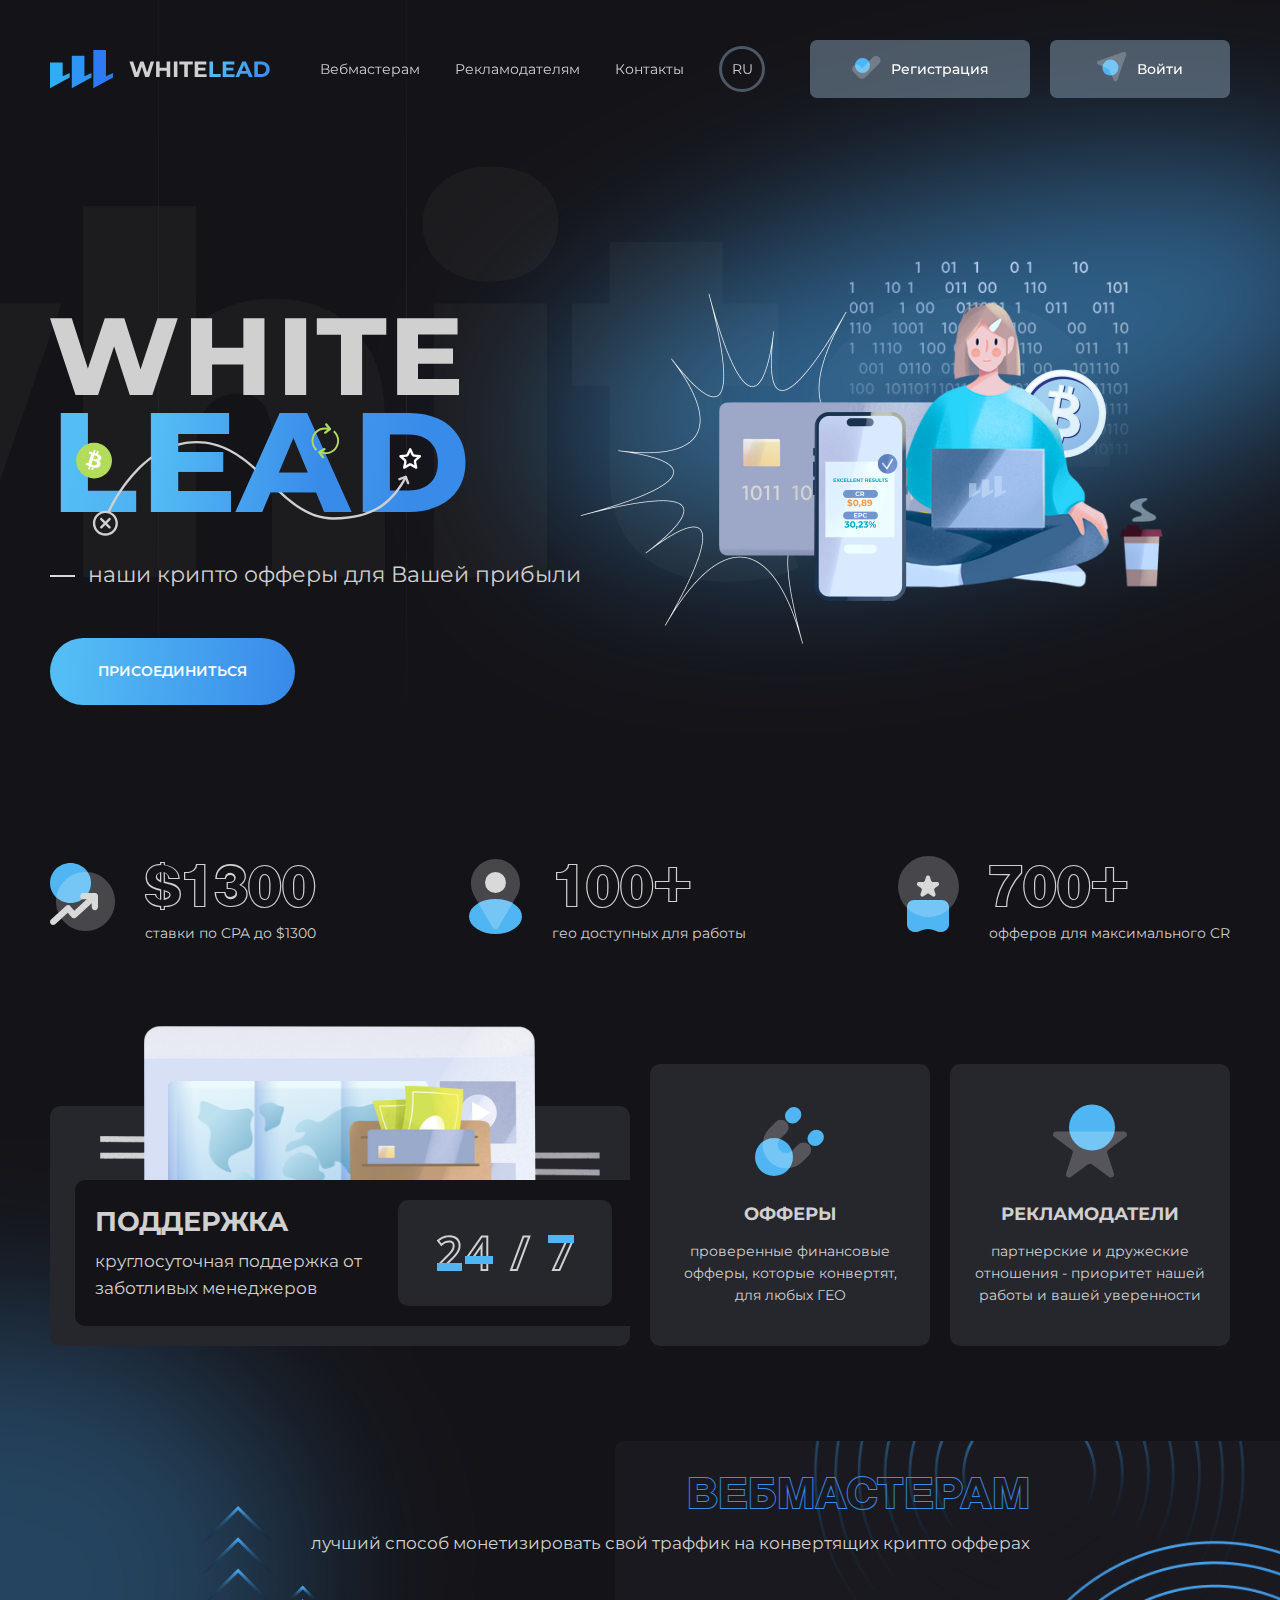
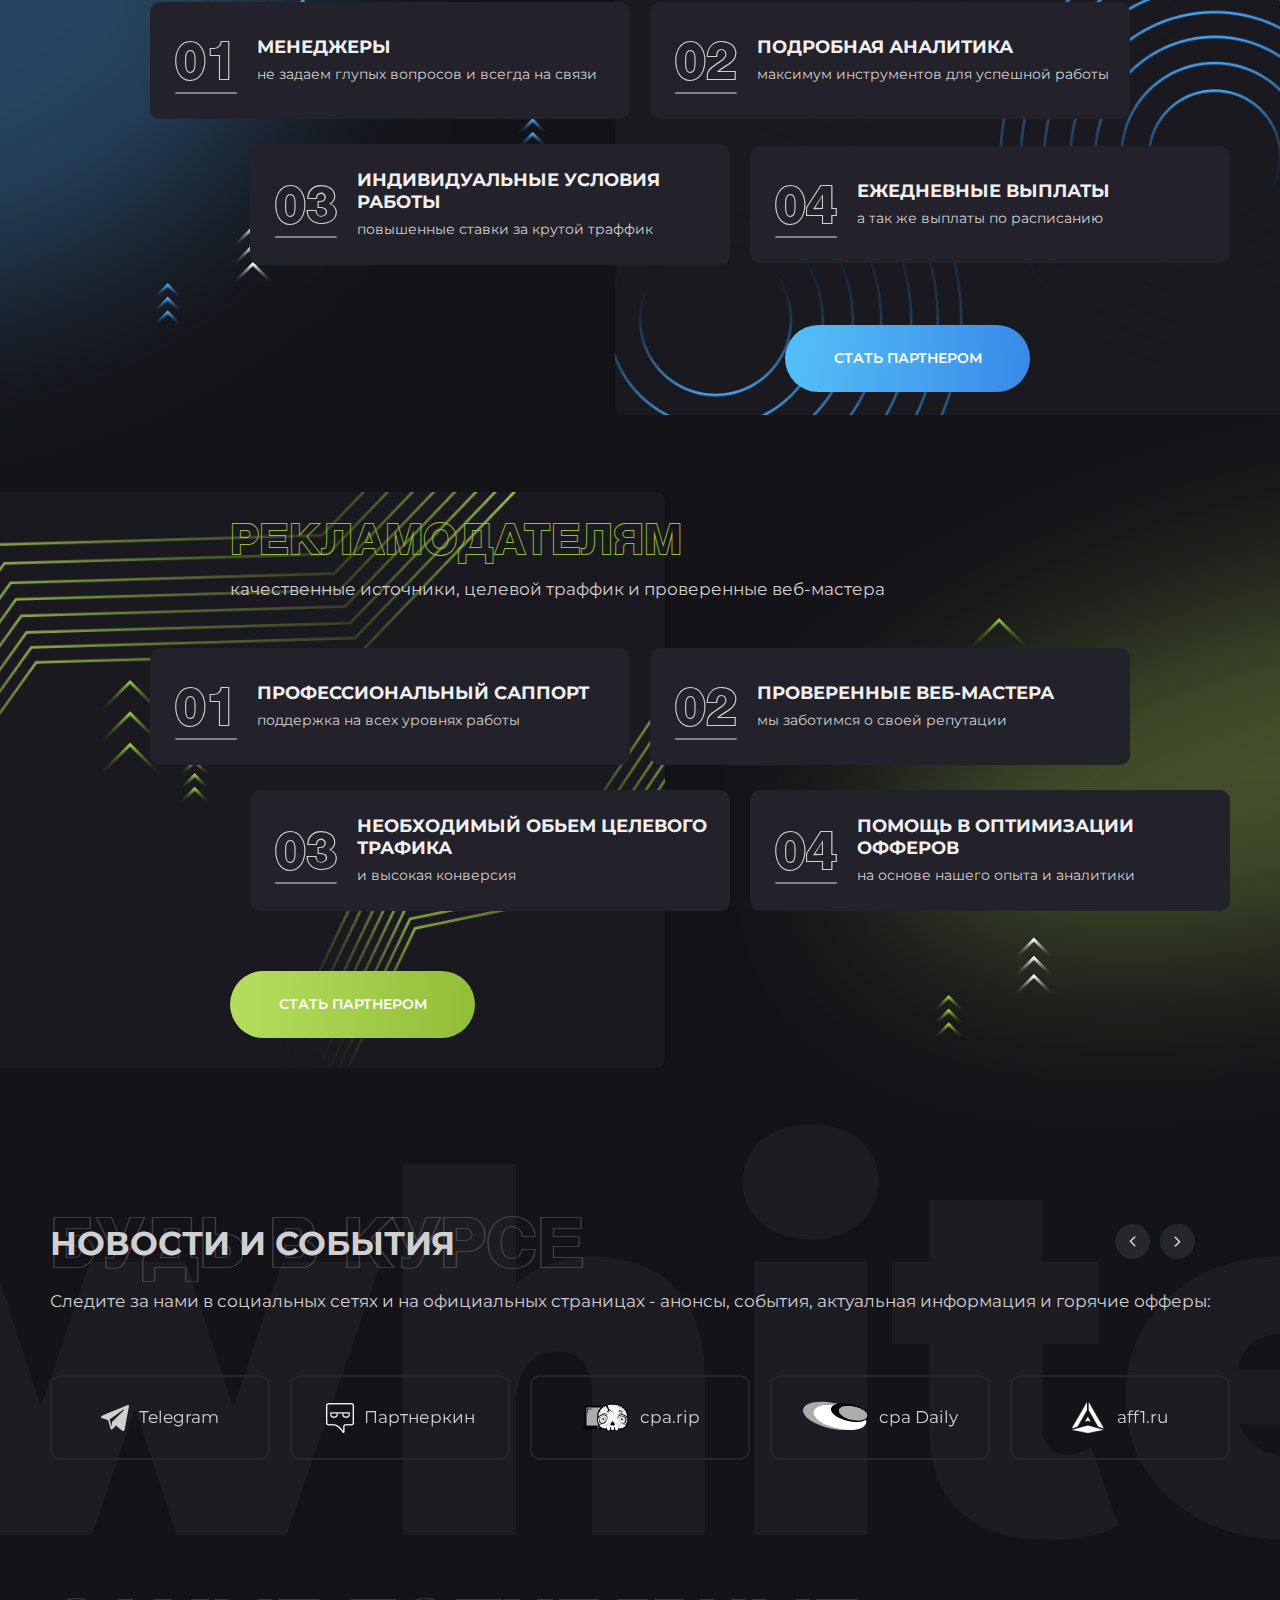
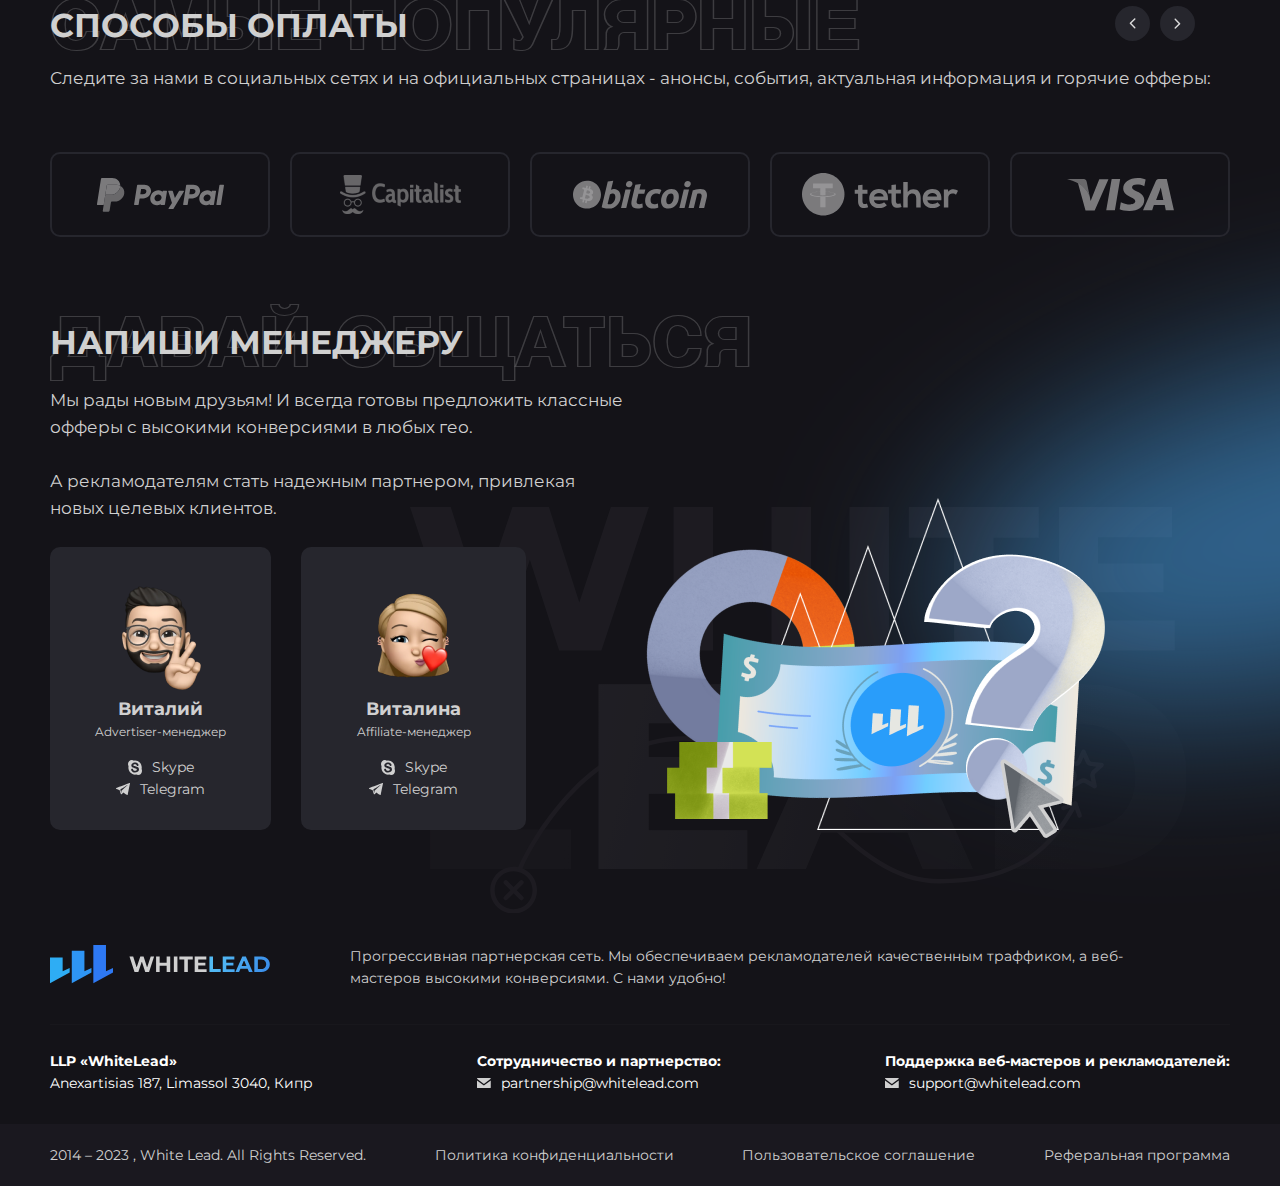
<file: index.html>
<!DOCTYPE html>
<html lang="en">

<head>
    <meta charset="UTF-8">
    <meta http-equiv="X-UA-Compatible" content="IE=edge">
    <meta name="viewport" content="width=device-width, initial-scale=1.0">
    <title>Document</title>
    <link rel="preconnect" href="https://fonts.googleapis.com">
    <link rel="preconnect" href="https://fonts.gstatic.com" crossorigin>
    <link rel="preconnect" href="https://fonts.googleapis.com">
    <link rel="preconnect" href="https://fonts.gstatic.com" crossorigin>
    <link rel="stylesheet" href="https://cdn.jsdelivr.net/npm/swiper@8/swiper-bundle.min.css" />
    <link href="https://fonts.googleapis.com/css2?family=Montserrat:wght@400;500;600;700;900&display=swap"
        rel="stylesheet">
    <link rel="stylesheet" href="css/style.min.css">
</head>

<body class="body">

    <div class="top-wrapper">
        <header class="header">
            <div class="big-container">
                <div class="header__top header-top header-top--first">
                    <div class="container">
                        <div class="header-top__inner">
                            <a class="header-top__logo" href="#">
                                <img class="header-top__logo-img" src="images/logo.svg" alt="logo">
                            </a>
                            <nav class="header-top__menu menu">
                                <ul class="menu__list">
                                    <li class="menu__list-item">
                                        <a class="menu__list-link" href="#">
                                            Вебмастерам
                                        </a>
                                    </li>
                                    <li class="menu__list-item">
                                        <a class="menu__list-link" href="#">
                                            Рекламодателям
                                        </a>
                                    </li>
                                    <li class="menu__list-item">
                                        <a class="menu__list-link" href="#">
                                            Контакты
                                        </a>
                                    </li>
                                </ul>
                            </nav>
                            <div class="header-top__lang header-top-lang">
                                <p class="header-top-lang__text">
                                    RU
                                </p>
                                <ul class="header-top-lang__list">
                                    <li class="header-top-lang__list-item header-top-lang__list-item--acitve">
                                        <a class="header-top-lang__list-link" href="#">
                                            RU
                                        </a>
                                    </li>
                                    <li class="header-top-lang__list-item">
                                        <a class="header-top-lang__list-link" href="#">
                                            UA
                                        </a>
                                    </li>
                                    <li class="header-top-lang__list-item">
                                        <a class="header-top-lang__list-link" href="#">
                                            EN
                                        </a>
                                    </li>
                                </ul>
                            </div>
                            <div class="header-top__buttons">
                                <a class="header-top__buttons-link" href="#">
                                    <span>
                                        <svg width="29" height="23" viewBox="0 0 29 23" fill="none"
                                            xmlns="http://www.w3.org/2000/svg">
                                            <circle cx="10.5" cy="9.5" r="7.5" fill="#50B6F3" />
                                            <g filter="url(#filter0_b_135_502)">
                                                <path fill-rule="evenodd" clip-rule="evenodd"
                                                    d="M27.2256 1.28559C28.9397 2.99972 28.9397 5.77887 27.2256 7.493L13.2293 21.4894C12.329 22.3896 11.1349 22.8171 9.95568 22.7717C8.77627 22.8172 7.58201 22.3898 6.68161 21.4894L1.2856 16.0934C-0.42853 14.3792 -0.428533 11.6001 1.28559 9.88596C2.99972 8.17183 5.77887 8.17183 7.493 9.88596L9.95543 12.3484L21.0182 1.2856C22.7323 -0.428531 25.5115 -0.428532 27.2256 1.28559Z"
                                                    fill="white" fill-opacity="0.22" />
                                            </g>
                                            <defs>
                                                <filter id="filter0_b_135_502" x="-4" y="-4" width="36.5117"
                                                    height="30.7749" filterUnits="userSpaceOnUse"
                                                    color-interpolation-filters="sRGB">
                                                    <feFlood flood-opacity="0" result="BackgroundImageFix" />
                                                    <feGaussianBlur in="BackgroundImageFix" stdDeviation="2" />
                                                    <feComposite in2="SourceAlpha" operator="in"
                                                        result="effect1_backgroundBlur_135_502" />
                                                    <feBlend mode="normal" in="SourceGraphic"
                                                        in2="effect1_backgroundBlur_135_502" result="shape" />
                                                </filter>
                                            </defs>
                                        </svg>
                                    </span>
                                    <span>
                                        Регистрация
                                    </span>
                                </a>
                                <a class="header-top__buttons-link" href="#">
                                    <span>
                                        <svg width="30" height="30" viewBox="0 0 30 30" fill="none"
                                            xmlns="http://www.w3.org/2000/svg">
                                            <circle cx="13.4297" cy="15.6243" r="8" fill="#50B6F3" />
                                            <g filter="url(#filter0_b_135_499)">
                                                <path
                                                    d="M26.6114 0.113532C28.1885 -0.431698 29.7004 1.08021 29.1551 2.65725L20.4037 27.9704C19.8073 29.6954 17.4015 29.7857 16.6775 28.1102L12.2479 17.8592C12.044 17.3874 11.6663 17.0122 11.1931 16.8114L1.2189 12.5797C-0.467304 11.8643 -0.384608 9.44682 1.34654 8.84831L26.6114 0.113532Z"
                                                    fill="white" fill-opacity="0.22" />
                                            </g>
                                            <defs>
                                                <filter id="filter0_b_135_499" x="-4" y="-4" width="37.2695"
                                                    height="37.3169" filterUnits="userSpaceOnUse"
                                                    color-interpolation-filters="sRGB">
                                                    <feFlood flood-opacity="0" result="BackgroundImageFix" />
                                                    <feGaussianBlur in="BackgroundImageFix" stdDeviation="2" />
                                                    <feComposite in2="SourceAlpha" operator="in"
                                                        result="effect1_backgroundBlur_135_499" />
                                                    <feBlend mode="normal" in="SourceGraphic"
                                                        in2="effect1_backgroundBlur_135_499" result="shape" />
                                                </filter>
                                            </defs>
                                        </svg>
                                    </span>
                                    <span>
                                        Войти
                                    </span>
                                </a>
                            </div>
                            <button class="header-top__btn" type="button">
                                <span>

                                </span>
                                <span>
                                    
                                </span>
                                <span>
                                    
                                </span>
                                <svg width="21" height="21" viewBox="0 0 21 21" fill="none" xmlns="http://www.w3.org/2000/svg">
                                    <path fill-rule="evenodd" clip-rule="evenodd" d="M5.61956 4.61872C5.96127 4.27701 6.51529 4.27701 6.857 4.61872L16.7565 14.5182C17.0982 14.8599 17.0982 15.4139 16.7565 15.7556C16.4148 16.0974 15.8608 16.0974 15.5191 15.7556L5.61956 5.85616C5.27786 5.51445 5.27786 4.96042 5.61956 4.61872Z" fill="#D0D0D0"/>
                                    <path fill-rule="evenodd" clip-rule="evenodd" d="M16.857 4.61872C16.5153 4.27701 15.9613 4.27701 15.6196 4.61872L5.72007 14.5182C5.37835 14.8599 5.37836 15.4139 5.72007 15.7556C6.06177 16.0974 6.61579 16.0974 6.9575 15.7556L16.857 5.85616C17.1987 5.51445 17.1987 4.96042 16.857 4.61872Z" fill="#D0D0D0"/>
                                    </svg>
                                    
                            </button>
                            <div class="header-top__mobile header-top-mobile">
                                <p class="header-top-mobile__text">
                                    Выбрать язык:
                                </p>
                                <div class="header-top-mobile__buttons">
                                    <a class="header-top-mobile__buttons-btn" href="#">
                                        RU
                                    </a>
                                    <a class="header-top-mobile__buttons-btn" href="#">
                                        UA
                                    </a>
                                    <a class="header-top-mobile__buttons-btn" href="#">
                                        EN
                                    </a>
                                </div>
                                <div class="header-top__buttons">
                                    <a class="header-top__buttons-link" href="#">
                                        <span>
                                            <svg width="29" height="23" viewBox="0 0 29 23" fill="none"
                                                xmlns="http://www.w3.org/2000/svg">
                                                <circle cx="10.5" cy="9.5" r="7.5" fill="#50B6F3" />
                                                <g filter="url(#filter0_b_135_502)">
                                                    <path fill-rule="evenodd" clip-rule="evenodd"
                                                        d="M27.2256 1.28559C28.9397 2.99972 28.9397 5.77887 27.2256 7.493L13.2293 21.4894C12.329 22.3896 11.1349 22.8171 9.95568 22.7717C8.77627 22.8172 7.58201 22.3898 6.68161 21.4894L1.2856 16.0934C-0.42853 14.3792 -0.428533 11.6001 1.28559 9.88596C2.99972 8.17183 5.77887 8.17183 7.493 9.88596L9.95543 12.3484L21.0182 1.2856C22.7323 -0.428531 25.5115 -0.428532 27.2256 1.28559Z"
                                                        fill="white" fill-opacity="0.22" />
                                                </g>
                                                <defs>
                                                    <filter id="filter0_b_135_502" x="-4" y="-4" width="36.5117"
                                                        height="30.7749" filterUnits="userSpaceOnUse"
                                                        color-interpolation-filters="sRGB">
                                                        <feFlood flood-opacity="0" result="BackgroundImageFix" />
                                                        <feGaussianBlur in="BackgroundImageFix" stdDeviation="2" />
                                                        <feComposite in2="SourceAlpha" operator="in"
                                                            result="effect1_backgroundBlur_135_502" />
                                                        <feBlend mode="normal" in="SourceGraphic"
                                                            in2="effect1_backgroundBlur_135_502" result="shape" />
                                                    </filter>
                                                </defs>
                                            </svg>
                                        </span>
                                        <span>
                                            Регистрация
                                        </span>
                                    </a>
                                    <a class="header-top__buttons-link" href="#">
                                        <span>
                                            <svg width="30" height="30" viewBox="0 0 30 30" fill="none"
                                                xmlns="http://www.w3.org/2000/svg">
                                                <circle cx="13.4297" cy="15.6243" r="8" fill="#50B6F3" />
                                                <g filter="url(#filter0_b_135_499)">
                                                    <path
                                                        d="M26.6114 0.113532C28.1885 -0.431698 29.7004 1.08021 29.1551 2.65725L20.4037 27.9704C19.8073 29.6954 17.4015 29.7857 16.6775 28.1102L12.2479 17.8592C12.044 17.3874 11.6663 17.0122 11.1931 16.8114L1.2189 12.5797C-0.467304 11.8643 -0.384608 9.44682 1.34654 8.84831L26.6114 0.113532Z"
                                                        fill="white" fill-opacity="0.22" />
                                                </g>
                                                <defs>
                                                    <filter id="filter0_b_135_499" x="-4" y="-4" width="37.2695"
                                                        height="37.3169" filterUnits="userSpaceOnUse"
                                                        color-interpolation-filters="sRGB">
                                                        <feFlood flood-opacity="0" result="BackgroundImageFix" />
                                                        <feGaussianBlur in="BackgroundImageFix" stdDeviation="2" />
                                                        <feComposite in2="SourceAlpha" operator="in"
                                                            result="effect1_backgroundBlur_135_499" />
                                                        <feBlend mode="normal" in="SourceGraphic"
                                                            in2="effect1_backgroundBlur_135_499" result="shape" />
                                                    </filter>
                                                </defs>
                                            </svg>
                                        </span>
                                        <span>
                                            Войти
                                        </span>
                                    </a>
                                </div>
                            </div>
                        </div>
                    </div>
                </div>
                <div class="header__top header-top header-top--second">
                    <div class="container">
                        <div class="header-top__inner">
                            <a class="header-top__logo" href="#">
                                <img class="header-top__logo-img" src="images/logo.svg" alt="logo">
                            </a>
                            <nav class="header-top__menu menu">
                                <ul class="menu__list">
                                    <li class="menu__list-item">
                                        <a class="menu__list-link" href="#">
                                            Вебмастерам
                                        </a>
                                    </li>
                                    <li class="menu__list-item">
                                        <a class="menu__list-link" href="#">
                                            Рекламодателям
                                        </a>
                                    </li>
                                    <li class="menu__list-item">
                                        <a class="menu__list-link" href="#">
                                            Контакты
                                        </a>
                                    </li>
                                </ul>
                            </nav>
                            <div class="header-top__lang header-top-lang">
                                <p class="header-top-lang__text">
                                    RU
                                </p>
                                <ul class="header-top-lang__list">
                                    <li class="header-top-lang__list-item header-top-lang__list-item--acitve">
                                        <a class="header-top-lang__list-link" href="#">
                                            RU
                                        </a>
                                    </li>
                                    <li class="header-top-lang__list-item">
                                        <a class="header-top-lang__list-link" href="#">
                                            UA
                                        </a>
                                    </li>
                                    <li class="header-top-lang__list-item">
                                        <a class="header-top-lang__list-link" href="#">
                                            EN
                                        </a>
                                    </li>
                                </ul>
                            </div>
                            <div class="header-top__buttons">
                                <a class="header-top__buttons-link" href="#">
                                    <span>
                                        <svg width="29" height="23" viewBox="0 0 29 23" fill="none"
                                            xmlns="http://www.w3.org/2000/svg">
                                            <circle cx="10.5" cy="9.5" r="7.5" fill="#50B6F3" />
                                            <g filter="url(#filter0_b_135_502)">
                                                <path fill-rule="evenodd" clip-rule="evenodd"
                                                    d="M27.2256 1.28559C28.9397 2.99972 28.9397 5.77887 27.2256 7.493L13.2293 21.4894C12.329 22.3896 11.1349 22.8171 9.95568 22.7717C8.77627 22.8172 7.58201 22.3898 6.68161 21.4894L1.2856 16.0934C-0.42853 14.3792 -0.428533 11.6001 1.28559 9.88596C2.99972 8.17183 5.77887 8.17183 7.493 9.88596L9.95543 12.3484L21.0182 1.2856C22.7323 -0.428531 25.5115 -0.428532 27.2256 1.28559Z"
                                                    fill="white" fill-opacity="0.22" />
                                            </g>
                                            <defs>
                                                <filter id="filter0_b_135_502" x="-4" y="-4" width="36.5117"
                                                    height="30.7749" filterUnits="userSpaceOnUse"
                                                    color-interpolation-filters="sRGB">
                                                    <feFlood flood-opacity="0" result="BackgroundImageFix" />
                                                    <feGaussianBlur in="BackgroundImageFix" stdDeviation="2" />
                                                    <feComposite in2="SourceAlpha" operator="in"
                                                        result="effect1_backgroundBlur_135_502" />
                                                    <feBlend mode="normal" in="SourceGraphic"
                                                        in2="effect1_backgroundBlur_135_502" result="shape" />
                                                </filter>
                                            </defs>
                                        </svg>
                                    </span>
                                    <span>
                                        Регистрация
                                    </span>
                                </a>
                                <a class="header-top__buttons-link" href="#">
                                    <span>
                                        <svg width="30" height="30" viewBox="0 0 30 30" fill="none"
                                            xmlns="http://www.w3.org/2000/svg">
                                            <circle cx="13.4297" cy="15.6243" r="8" fill="#50B6F3" />
                                            <g filter="url(#filter0_b_135_499)">
                                                <path
                                                    d="M26.6114 0.113532C28.1885 -0.431698 29.7004 1.08021 29.1551 2.65725L20.4037 27.9704C19.8073 29.6954 17.4015 29.7857 16.6775 28.1102L12.2479 17.8592C12.044 17.3874 11.6663 17.0122 11.1931 16.8114L1.2189 12.5797C-0.467304 11.8643 -0.384608 9.44682 1.34654 8.84831L26.6114 0.113532Z"
                                                    fill="white" fill-opacity="0.22" />
                                            </g>
                                            <defs>
                                                <filter id="filter0_b_135_499" x="-4" y="-4" width="37.2695"
                                                    height="37.3169" filterUnits="userSpaceOnUse"
                                                    color-interpolation-filters="sRGB">
                                                    <feFlood flood-opacity="0" result="BackgroundImageFix" />
                                                    <feGaussianBlur in="BackgroundImageFix" stdDeviation="2" />
                                                    <feComposite in2="SourceAlpha" operator="in"
                                                        result="effect1_backgroundBlur_135_499" />
                                                    <feBlend mode="normal" in="SourceGraphic"
                                                        in2="effect1_backgroundBlur_135_499" result="shape" />
                                                </filter>
                                            </defs>
                                        </svg>
                                    </span>
                                    <span>
                                        Войти
                                    </span>
                                </a>
                            </div>
                            <button class="header-top__btn" type="button">
                                <span>

                                </span>
                                <span>
                                    
                                </span>
                                <span>
                                    
                                </span>
                                <svg width="21" height="21" viewBox="0 0 21 21" fill="none" xmlns="http://www.w3.org/2000/svg">
                                    <path fill-rule="evenodd" clip-rule="evenodd" d="M5.61956 4.61872C5.96127 4.27701 6.51529 4.27701 6.857 4.61872L16.7565 14.5182C17.0982 14.8599 17.0982 15.4139 16.7565 15.7556C16.4148 16.0974 15.8608 16.0974 15.5191 15.7556L5.61956 5.85616C5.27786 5.51445 5.27786 4.96042 5.61956 4.61872Z" fill="#D0D0D0"/>
                                    <path fill-rule="evenodd" clip-rule="evenodd" d="M16.857 4.61872C16.5153 4.27701 15.9613 4.27701 15.6196 4.61872L5.72007 14.5182C5.37835 14.8599 5.37836 15.4139 5.72007 15.7556C6.06177 16.0974 6.61579 16.0974 6.9575 15.7556L16.857 5.85616C17.1987 5.51445 17.1987 4.96042 16.857 4.61872Z" fill="#D0D0D0"/>
                                    </svg>
                                    
                            </button>
                            <div class="header-top__mobile header-top-mobile">
                                <p class="header-top-mobile__text">
                                    Выбрать язык:
                                </p>
                                <div class="header-top-mobile__buttons">
                                    <a class="header-top-mobile__buttons-btn" href="#">
                                        RU
                                    </a>
                                    <a class="header-top-mobile__buttons-btn" href="#">
                                        UA
                                    </a>
                                    <a class="header-top-mobile__buttons-btn" href="#">
                                        EN
                                    </a>
                                </div>
                                <div class="header-top__buttons">
                                    <a class="header-top__buttons-link" href="#">
                                        <span>
                                            <svg width="29" height="23" viewBox="0 0 29 23" fill="none"
                                                xmlns="http://www.w3.org/2000/svg">
                                                <circle cx="10.5" cy="9.5" r="7.5" fill="#50B6F3" />
                                                <g filter="url(#filter0_b_135_502)">
                                                    <path fill-rule="evenodd" clip-rule="evenodd"
                                                        d="M27.2256 1.28559C28.9397 2.99972 28.9397 5.77887 27.2256 7.493L13.2293 21.4894C12.329 22.3896 11.1349 22.8171 9.95568 22.7717C8.77627 22.8172 7.58201 22.3898 6.68161 21.4894L1.2856 16.0934C-0.42853 14.3792 -0.428533 11.6001 1.28559 9.88596C2.99972 8.17183 5.77887 8.17183 7.493 9.88596L9.95543 12.3484L21.0182 1.2856C22.7323 -0.428531 25.5115 -0.428532 27.2256 1.28559Z"
                                                        fill="white" fill-opacity="0.22" />
                                                </g>
                                                <defs>
                                                    <filter id="filter0_b_135_502" x="-4" y="-4" width="36.5117"
                                                        height="30.7749" filterUnits="userSpaceOnUse"
                                                        color-interpolation-filters="sRGB">
                                                        <feFlood flood-opacity="0" result="BackgroundImageFix" />
                                                        <feGaussianBlur in="BackgroundImageFix" stdDeviation="2" />
                                                        <feComposite in2="SourceAlpha" operator="in"
                                                            result="effect1_backgroundBlur_135_502" />
                                                        <feBlend mode="normal" in="SourceGraphic"
                                                            in2="effect1_backgroundBlur_135_502" result="shape" />
                                                    </filter>
                                                </defs>
                                            </svg>
                                        </span>
                                        <span>
                                            Регистрация
                                        </span>
                                    </a>
                                    <a class="header-top__buttons-link" href="#">
                                        <span>
                                            <svg width="30" height="30" viewBox="0 0 30 30" fill="none"
                                                xmlns="http://www.w3.org/2000/svg">
                                                <circle cx="13.4297" cy="15.6243" r="8" fill="#50B6F3" />
                                                <g filter="url(#filter0_b_135_499)">
                                                    <path
                                                        d="M26.6114 0.113532C28.1885 -0.431698 29.7004 1.08021 29.1551 2.65725L20.4037 27.9704C19.8073 29.6954 17.4015 29.7857 16.6775 28.1102L12.2479 17.8592C12.044 17.3874 11.6663 17.0122 11.1931 16.8114L1.2189 12.5797C-0.467304 11.8643 -0.384608 9.44682 1.34654 8.84831L26.6114 0.113532Z"
                                                        fill="white" fill-opacity="0.22" />
                                                </g>
                                                <defs>
                                                    <filter id="filter0_b_135_499" x="-4" y="-4" width="37.2695"
                                                        height="37.3169" filterUnits="userSpaceOnUse"
                                                        color-interpolation-filters="sRGB">
                                                        <feFlood flood-opacity="0" result="BackgroundImageFix" />
                                                        <feGaussianBlur in="BackgroundImageFix" stdDeviation="2" />
                                                        <feComposite in2="SourceAlpha" operator="in"
                                                            result="effect1_backgroundBlur_135_499" />
                                                        <feBlend mode="normal" in="SourceGraphic"
                                                            in2="effect1_backgroundBlur_135_499" result="shape" />
                                                    </filter>
                                                </defs>
                                            </svg>
                                        </span>
                                        <span>
                                            Войти
                                        </span>
                                    </a>
                                </div>
                            </div>
                        </div>
                    </div>
                </div>
                <div class="header__bottom header-bottom">
                    <div class="container">
                        <div class="header-bottom__inner">
                            <div class="header-bottom__content">
                                <svg width="417" height="218" viewBox="0 0 417 218" fill="none"
                                    xmlns="http://www.w3.org/2000/svg">
                                    <path
                                        d="M25.5832 77L0 0H21.8328L43.3977 67.3583H32.2804L54.9168 0H74.4726L95.9035 67.3583H85.456L107.691 0H128.05L102.601 77H79.9643L61.3461 19.1496H67.2396L48.2197 77H25.5832Z"
                                        fill="#D0D0D0" />
                                    <path
                                        d="M141.314 77V0H162.477V29.4609H193.819V0H214.982V77H193.819V46.4678H162.477V77H141.314Z"
                                        fill="#D0D0D0" />
                                    <path d="M235.623 77V0H256.786V77H235.623Z" fill="#D0D0D0" />
                                    <path d="M291.685 77V16.4713H267.441V0H337.092V16.4713H312.848V77H291.685Z"
                                        fill="#D0D0D0" />
                                    <path
                                        d="M366.736 30.2644H403.973V45.6644H366.736V30.2644ZM368.879 60.7965H410V77H347.984V0H408.527V16.2035H368.879V60.7965Z"
                                        fill="#D0D0D0" />
                                    <path d="M10.8027 194.084V95.0724H38.0094V172.904H86.396V194.084H10.8027Z"
                                        fill="url(#paint0_linear_133_66)" />
                                    <path
                                        d="M125.211 133.988H173.081V153.791H125.211V133.988ZM127.966 173.249H180.83V194.084H101.104V95.0724H178.936V115.908H127.966V173.249Z"
                                        fill="url(#paint1_linear_133_66)" />
                                    <path
                                        d="M185.845 194.084L230.271 95.0724H257.133L301.732 194.084H274.869L239.225 108.159H248.351L212.191 194.084H185.845ZM210.124 174.454L217.184 154.824H266.087L273.147 174.454H210.124Z"
                                        fill="url(#paint2_linear_133_66)" />
                                    <path
                                        d="M313.488 194.084V95.0724H360.153C371.517 95.0724 381.39 97.0813 389.77 101.099C398.265 105.117 404.808 110.857 409.4 118.319C414.107 125.666 416.46 134.447 416.46 144.664C416.46 154.766 414.107 163.548 409.4 171.01C404.808 178.357 398.265 184.039 389.77 188.057C381.39 192.075 371.517 194.084 360.153 194.084H313.488ZM340.695 172.732H359.292C365.376 172.732 370.599 171.641 374.961 169.46C379.438 167.279 382.882 164.122 385.293 159.99C387.704 155.742 388.909 150.634 388.909 144.664C388.909 138.58 387.704 133.472 385.293 129.339C382.882 125.092 379.438 121.877 374.961 119.696C370.599 117.515 365.376 116.424 359.292 116.424H340.695V172.732Z"
                                        fill="url(#paint3_linear_133_66)" />
                                    <path fill-rule="evenodd" clip-rule="evenodd"
                                        d="M55.5402 215.608C61.1538 215.608 65.7045 211.058 65.7045 205.444C65.7045 199.831 61.1538 195.28 55.5402 195.28C49.9266 195.28 45.376 199.831 45.376 205.444C45.376 211.058 49.9266 215.608 55.5402 215.608ZM55.5402 218C62.4746 218 68.096 212.379 68.096 205.444C68.096 198.51 62.4746 192.888 55.5402 192.888C48.6058 192.888 42.9844 198.51 42.9844 205.444C42.9844 212.379 48.6058 218 55.5402 218Z"
                                        fill="#D0D0D0" />
                                    <path fill-rule="evenodd" clip-rule="evenodd"
                                        d="M361.064 134.19L359.896 136.811C359.374 137.981 358.269 138.784 356.996 138.918L354.141 139.22L356.273 141.141C357.225 141.999 357.647 143.298 357.381 144.551L356.786 147.358L359.272 145.924C360.381 145.285 361.747 145.285 362.857 145.924L365.343 147.358L364.748 144.551C364.482 143.298 364.904 141.999 365.855 141.141L367.988 139.22L365.133 138.918C363.86 138.784 362.754 137.981 362.233 136.811L361.064 134.19ZM362.157 130.766C361.735 129.82 360.393 129.82 359.972 130.766L357.711 135.838C357.537 136.228 357.169 136.495 356.745 136.54L351.222 137.123C350.193 137.232 349.778 138.508 350.547 139.2L354.672 142.918C354.989 143.204 355.13 143.637 355.042 144.054L353.889 149.487C353.675 150.499 354.76 151.288 355.657 150.77L360.467 147.996C360.837 147.783 361.292 147.783 361.662 147.996L366.472 150.77C367.369 151.288 368.454 150.499 368.239 149.487L367.087 144.054C366.999 143.637 367.139 143.204 367.456 142.918L371.581 139.2C372.35 138.508 371.936 137.232 370.906 137.123L365.384 136.54C364.96 136.495 364.591 136.228 364.417 135.838L362.157 130.766Z"
                                        fill="white" />
                                    <path fill-rule="evenodd" clip-rule="evenodd"
                                        d="M88.7103 152.547C73.9819 167.491 64.1515 184.998 59.6222 195.168L57.4375 194.195C62.0497 183.838 72.0258 166.069 87.007 150.869C101.989 135.668 122.083 122.934 146.897 122.934C177.912 122.934 198.997 142.44 218.858 161.533C219.405 162.059 219.951 162.585 220.496 163.109C239.892 181.775 258.273 199.465 284.019 199.465C305.468 199.465 320.305 194.677 331.235 187.337C342.176 179.989 349.312 170.01 355.239 159.42L357.326 160.588C351.318 171.323 343.957 181.673 332.568 189.322C321.167 196.979 305.839 201.857 284.019 201.857C257.29 201.857 238.255 183.529 219.111 165.096C218.474 164.483 217.837 163.87 217.2 163.258C197.258 144.086 176.825 125.326 146.897 125.326C122.957 125.326 103.438 137.604 88.7103 152.547Z"
                                        fill="#D0D0D0" />
                                    <path fill-rule="evenodd" clip-rule="evenodd"
                                        d="M356.227 157.884C356.846 157.653 357.535 157.968 357.765 158.587L360.125 164.927C360.355 165.546 360.04 166.234 359.421 166.465C358.802 166.695 358.114 166.38 357.883 165.761L355.524 159.422C355.293 158.803 355.609 158.114 356.227 157.884Z"
                                        fill="#D0D0D0" />
                                    <path fill-rule="evenodd" clip-rule="evenodd"
                                        d="M357.766 158.587C357.536 157.968 356.847 157.653 356.228 157.884L349.889 160.243C349.27 160.474 348.955 161.162 349.185 161.781C349.416 162.4 350.104 162.715 350.723 162.485L357.063 160.125C357.682 159.895 357.997 159.206 357.766 158.587Z"
                                        fill="#D0D0D0" />
                                    <path fill-rule="evenodd" clip-rule="evenodd"
                                        d="M50.5084 200.413C50.9754 199.946 51.7326 199.946 52.1996 200.413L60.5701 208.784C61.0371 209.251 61.0371 210.008 60.5701 210.475C60.1031 210.942 59.346 210.942 58.879 210.475L50.5084 202.104C50.0415 201.637 50.0415 200.88 50.5084 200.413Z"
                                        fill="#D0D0D0" />
                                    <path fill-rule="evenodd" clip-rule="evenodd"
                                        d="M60.5697 200.413C60.1027 199.946 59.3456 199.946 58.8786 200.413L50.508 208.784C50.041 209.251 50.041 210.008 50.508 210.475C50.975 210.942 51.7321 210.942 52.1991 210.475L60.5697 202.104C61.0367 201.637 61.0367 200.88 60.5697 200.413Z"
                                        fill="#D0D0D0" />
                                    <path
                                        d="M125.791 133.988H173.661V153.791H125.791V133.988ZM128.546 173.249H181.41V194.084H101.684V95.0724H179.515V115.908H128.546V173.249Z"
                                        fill="url(#paint4_linear_133_66)" />
                                    <path
                                        d="M186.425 194.084L230.851 95.0724H257.713L302.311 194.084H275.449L239.805 108.159H248.931L212.77 194.084H186.425ZM210.704 174.454L217.764 154.824H266.667L273.727 174.454H210.704Z"
                                        fill="url(#paint5_linear_133_66)" />
                                    <path
                                        d="M62.116 142.665C62.116 152.571 54.0854 160.602 44.1791 160.602C34.2728 160.602 26.2422 152.571 26.2422 142.665C26.2422 132.759 34.2728 124.728 44.1791 124.728C54.0854 124.728 62.116 132.759 62.116 142.665Z"
                                        fill="#B3DC5C" />
                                    <path
                                        d="M49.0039 143.008C50.1852 142.795 51.1044 142.069 51.4204 140.49C51.8551 138.333 50.2647 137.083 48.0486 136.192L48.9304 133.284L47.1662 132.749L46.3067 135.58C45.8426 135.439 45.3667 135.304 44.8928 135.171L45.7569 132.322L43.9944 131.787L43.1121 134.693C42.7278 134.585 42.3504 134.479 41.9841 134.368L41.9867 134.359L39.5537 133.62L38.9806 135.51C38.9806 135.51 40.2909 135.88 40.2622 135.898C40.9763 136.115 41.0832 136.602 41.0413 136.981L40.0368 140.294L38.6251 144.946C38.5253 145.162 38.2836 145.482 37.784 145.331C37.8006 145.358 36.5008 144.942 36.5008 144.942L35.5096 146.949L37.805 147.645C38.2325 147.775 38.6507 147.91 39.062 148.038L38.1714 150.979L39.9333 151.514L40.8157 148.604C41.2974 148.761 41.7641 148.908 42.2213 149.046L41.3421 151.941L43.1062 152.477L43.9979 149.542C47.015 150.27 49.3184 150.151 50.4244 147.435C51.315 145.248 50.5645 143.924 49.0039 143.008ZM44.3037 137.264C45.2986 137.566 48.5242 138.197 47.8918 140.283C47.2847 142.282 44.2275 141.1 43.2315 140.797L44.3037 137.264ZM41.5074 146.477L42.6903 142.581C43.8858 142.943 47.7398 143.736 47.0448 146.029C46.3783 148.227 42.7038 146.839 41.5074 146.477Z"
                                        fill="white" />
                                    <path fill-rule="evenodd" clip-rule="evenodd"
                                        d="M267.727 131.387C267.727 131.387 267.727 131.386 267.726 131.386C265.796 129.595 264.537 127.197 264.158 124.591C263.78 121.985 264.305 119.327 265.647 117.061C266.989 114.795 269.066 113.056 271.534 112.135C274.001 111.213 276.709 111.164 279.208 111.996L279.804 110.208C279.039 109.953 278.256 109.769 277.467 109.656C275.257 109.34 272.989 109.579 270.874 110.369C268.003 111.441 265.586 113.464 264.025 116.101C262.463 118.738 261.852 121.83 262.293 124.862C262.617 127.097 263.498 129.2 264.838 130.985C265.317 131.623 265.854 132.221 266.446 132.769L267.727 131.387Z"
                                        fill="#B3DC5C" />
                                    <path fill-rule="evenodd" clip-rule="evenodd"
                                        d="M283.844 113.939C283.844 113.939 283.845 113.94 283.845 113.94C285.939 115.723 287.326 118.196 287.756 120.913C288.186 123.63 287.631 126.411 286.19 128.754C284.749 131.098 282.518 132.849 279.9 133.691C277.281 134.533 274.447 134.411 271.911 133.347L271.181 135.086C271.926 135.398 272.692 135.64 273.47 135.813C275.779 136.324 278.198 136.218 280.477 135.485C283.524 134.506 286.12 132.468 287.796 129.742C289.472 127.015 290.119 123.779 289.618 120.618C289.244 118.254 288.246 116.048 286.748 114.218C286.242 113.601 285.68 113.027 285.066 112.504L283.844 113.939Z"
                                        fill="#B3DC5C" />
                                    <path fill-rule="evenodd" clip-rule="evenodd"
                                        d="M281.49 110.363C281.897 110.884 281.804 111.635 281.284 112.042L276.683 115.634C276.163 116.04 275.411 115.948 275.005 115.427C274.598 114.907 274.691 114.155 275.211 113.749L279.812 110.157C280.333 109.75 281.084 109.843 281.49 110.363Z"
                                        fill="#B3DC5C" />
                                    <path fill-rule="evenodd" clip-rule="evenodd"
                                        d="M281.283 112.042C281.804 111.635 281.896 110.884 281.49 110.363L277.898 105.763C277.491 105.242 276.74 105.15 276.219 105.556C275.699 105.963 275.606 106.714 276.013 107.235L279.605 111.835C280.011 112.356 280.763 112.448 281.283 112.042Z"
                                        fill="#B3DC5C" />
                                    <path fill-rule="evenodd" clip-rule="evenodd"
                                        d="M269.248 135.04C268.882 134.49 269.032 133.748 269.581 133.382L274.441 130.148C274.99 129.782 275.733 129.932 276.099 130.481C276.464 131.031 276.315 131.773 275.766 132.139L270.906 135.373C270.356 135.739 269.614 135.59 269.248 135.04Z"
                                        fill="#B3DC5C" />
                                    <path fill-rule="evenodd" clip-rule="evenodd"
                                        d="M269.581 133.382C269.031 133.748 268.882 134.49 269.248 135.04L272.482 139.899C272.847 140.449 273.59 140.598 274.139 140.232C274.689 139.866 274.838 139.124 274.473 138.574L271.239 133.715C270.873 133.165 270.131 133.016 269.581 133.382Z"
                                        fill="#B3DC5C" />
                                    <defs>
                                        <linearGradient id="paint0_linear_133_66" x1="31.7243" y1="105.4" x2="359.671"
                                            y2="185.172" gradientUnits="userSpaceOnUse">
                                            <stop stop-color="#54BDF5" />
                                            <stop offset="1" stop-color="#398BE9" />
                                        </linearGradient>
                                        <linearGradient id="paint1_linear_133_66" x1="31.7243" y1="105.4" x2="359.671"
                                            y2="185.172" gradientUnits="userSpaceOnUse">
                                            <stop stop-color="#54BDF5" />
                                            <stop offset="1" stop-color="#398BE9" />
                                        </linearGradient>
                                        <linearGradient id="paint2_linear_133_66" x1="31.7243" y1="105.4" x2="359.671"
                                            y2="185.172" gradientUnits="userSpaceOnUse">
                                            <stop stop-color="#54BDF5" />
                                            <stop offset="1" stop-color="#398BE9" />
                                        </linearGradient>
                                        <linearGradient id="paint3_linear_133_66" x1="31.7243" y1="105.4" x2="359.671"
                                            y2="185.172" gradientUnits="userSpaceOnUse">
                                            <stop stop-color="#54BDF5" />
                                            <stop offset="1" stop-color="#398BE9" />
                                        </linearGradient>
                                        <linearGradient id="paint4_linear_133_66" x1="105.515" y1="105.4" x2="276.659"
                                            y2="126.216" gradientUnits="userSpaceOnUse">
                                            <stop stop-color="#54BDF5" />
                                            <stop offset="1" stop-color="#398BE9" />
                                        </linearGradient>
                                        <linearGradient id="paint5_linear_133_66" x1="105.515" y1="105.4" x2="276.659"
                                            y2="126.216" gradientUnits="userSpaceOnUse">
                                            <stop stop-color="#54BDF5" />
                                            <stop offset="1" stop-color="#398BE9" />
                                        </linearGradient>
                                    </defs>
                                </svg>
                                <p class="header-bottom__content-text">
                                    наши крипто офферы для Вашей прибыли
                                </p>
                                <a class="header-bottom__content-link btn" href="#">
                                    присоединиться
                                </a>
                            </div>
                            <div class="header-bottom__body">
                                <img class="header-bottom__body-img" src="images/header-bottom-img.png" alt="img">
                                <img class="header-bottom__body-img" src="images/header-bottom-img-1.png" alt="img">
                                <img class="header-bottom__body-img" src="images/header-bottom-img-2.png" alt="img">
                                <img class="header-bottom__body-img" src="images/header-bottom-img-3.png" alt="img">
                            </div>
                        </div>
                    </div>
                </div> 
            </div>
            <img src="images/img.png" alt="">
        </header>
    </div>
    <div class="wrapper">
        <main class="main">
            <section class="main__advantages advantages">
                <div class="big-container">
                    <div class="container">
                        <div class="advantages__top advantages-top">
                            <div class="advantages-top__item advantages-top-item">
                                <svg width="65" height="68" viewBox="0 0 65 68" fill="none" xmlns="http://www.w3.org/2000/svg">
                                    <path d="M20.5 40C31.8218 40 41 31.0457 41 20C41 8.9543 31.8218 0 20.5 0C9.17816 0 0 8.9543 0 20C0 31.0457 9.17816 40 20.5 40Z" fill="#50B6F3"/>
                                    <g filter="url(#filter0_b_198_482)">
                                    <path d="M35.5 68C51.7924 68 65 54.7924 65 38.5C65 22.2076 51.7924 9 35.5 9C19.2076 9 6 22.2076 6 38.5C6 54.7924 19.2076 68 35.5 68Z" fill="white" fill-opacity="0.22"/>
                                    </g>
                                    <path d="M47.9802 32.9497C47.9729 32.8342 47.9656 32.7207 47.9457 32.6063C47.929 32.5086 47.9019 32.4152 47.8758 32.3196C47.8487 32.2178 47.8205 32.117 47.783 32.0172C47.7454 31.9195 47.6995 31.8282 47.6525 31.7347C47.6077 31.6455 47.5649 31.5573 47.5106 31.4722C47.4501 31.3756 47.3791 31.2874 47.3092 31.1981C47.2664 31.1446 47.2351 31.0847 47.1882 31.0333C47.1715 31.0144 47.1506 31.0018 47.1339 30.9839C47.0536 30.8989 46.9649 30.8254 46.8762 30.7498C46.8063 30.691 46.7405 30.6279 46.6675 30.5765C46.5788 30.5135 46.4838 30.4641 46.3889 30.4106C46.3064 30.3644 46.2261 30.3129 46.1395 30.2741C46.0445 30.2321 45.9443 30.2037 45.8452 30.1701C45.7513 30.1397 45.6595 30.104 45.5635 30.0819C45.4696 30.0609 45.3715 30.0525 45.2744 30.0399C45.1659 30.0263 45.0584 30.0095 44.9489 30.0074C44.9228 30.0063 44.8977 30 44.8717 30H33.2828C31.5538 30 30.1524 31.4103 30.1524 33.1502C30.1524 34.8902 31.5538 36.3005 33.2828 36.3005H36.7628L24.2724 47.7085L20.3948 43.1868C19.8439 42.5442 19.0581 42.1525 18.216 42.1C17.3656 42.0517 16.5454 42.3415 15.9214 42.9117L1.02684 56.5176C-0.253507 57.6863 -0.349506 59.6793 0.811883 60.9678C1.42962 61.6524 2.27901 62 3.13153 62C3.88179 62 4.63518 61.7301 5.23414 61.183L17.7527 49.7498L21.6303 54.2714C22.1812 54.9141 22.967 55.3058 23.8091 55.3572C24.6553 55.4066 25.4797 55.1157 26.1037 54.5466L41.7391 40.2655V44.0889C41.7391 45.8288 43.1405 47.2391 44.8696 47.2391C46.5986 47.2391 48 45.8278 48 44.0889V33.1513C48 33.082 47.9843 33.0179 47.9802 32.9497Z" fill="#D9D9D9"/>
                                    <defs>
                                    <filter id="filter0_b_198_482" x="-9" y="-6" width="89" height="89" filterUnits="userSpaceOnUse" color-interpolation-filters="sRGB">
                                    <feFlood flood-opacity="0" result="BackgroundImageFix"/>
                                    <feGaussianBlur in="BackgroundImageFix" stdDeviation="7.5"/>
                                    <feComposite in2="SourceAlpha" operator="in" result="effect1_backgroundBlur_198_482"/>
                                    <feBlend mode="normal" in="SourceGraphic" in2="effect1_backgroundBlur_198_482" result="shape"/>
                                    </filter>
                                    </defs>
                                    </svg>
                                <div class="advantages-top-item__box">
                                    <p class="advantages-top-item__box-text">
                                        $1300
                                    </p>
                                    <p class="advantages-top-item__box-subtext">
                                        ставки по CPA до $1300
                                    </p>
                                </div>
                            </div>
                            <div class="advantages-top__item advantages-top-item">
                                <svg width="53" height="75" viewBox="0 0 53 75" fill="none"
                                    xmlns="http://www.w3.org/2000/svg">
                                    <ellipse cx="26.5" cy="57.5" rx="26.5" ry="17.5" fill="#50B6F3" />
                                    <g filter="url(#filter0_b_138_514)">
                                        <path
                                            d="M26.5 0C12.9905 0 2 10.9905 2 24.5C2 28.2574 2.82899 31.8634 4.47605 35.241C6.74153 39.7883 13.3734 51.0003 20.3945 62.8698L23.8142 68.654C24.3749 69.6038 25.3965 70.1872 26.5 70.1872C27.6035 70.1872 28.6251 69.6038 29.1858 68.654L32.6032 62.8729C39.5766 51.0846 46.1664 39.9451 48.4756 35.3369C48.4967 35.2971 48.5185 35.2566 48.538 35.216C50.1718 31.8603 51 28.255 51 24.5C51 10.9905 40.0095 0 26.5 0ZM26.5 33.3857C21.1252 33.3857 16.7518 29.013 16.7518 23.6375C16.7518 18.2619 21.1252 13.8893 26.5 13.8893C31.8748 13.8893 36.2482 18.2627 36.2482 23.6375C36.2482 29.0123 31.8748 33.3857 26.5 33.3857Z"
                                            fill="white" fill-opacity="0.22" />
                                    </g>
                                    <circle cx="26.5" cy="23.5" r="10.5" fill="#D9D9D9" />
                                    <defs>
                                        <filter id="filter0_b_138_514" x="-13" y="-15" width="79" height="100.187"
                                            filterUnits="userSpaceOnUse" color-interpolation-filters="sRGB">
                                            <feFlood flood-opacity="0" result="BackgroundImageFix" />
                                            <feGaussianBlur in="BackgroundImageFix" stdDeviation="7.5" />
                                            <feComposite in2="SourceAlpha" operator="in"
                                                result="effect1_backgroundBlur_138_514" />
                                            <feBlend mode="normal" in="SourceGraphic"
                                                in2="effect1_backgroundBlur_138_514" result="shape" />
                                        </filter>
                                    </defs>
                                </svg>
                                <div class="advantages-top-item__box">
                                    <p class="advantages-top-item__box-text">
                                        100+
                                    </p>
                                    <p class="advantages-top-item__box-subtext">
                                        гео доступных для работы
                                    </p>
                                </div>
                            </div>
                            <div class="advantages-top__item advantages-top-item">
                                <svg width="61" height="82" viewBox="0 0 61 82" fill="none"
                                    xmlns="http://www.w3.org/2000/svg">
                                    <path
                                        d="M9 51C9 47.134 12.134 44 16 44H44C47.866 44 51 47.134 51 51V68.5204C51 74.1903 44.4664 77.6624 39.2637 75.4085C36.0997 74.0377 32.7848 73 30 73C27.2152 73 23.9003 74.0377 20.7363 75.4085C15.5336 77.6624 9 74.1903 9 68.5204V51Z"
                                        fill="#50B6F3" />
                                    <g filter="url(#filter0_b_138_510)">
                                        <circle cx="30.5" cy="30.5" r="30.5" fill="white" fill-opacity="0.22" />
                                    </g>
                                    <path
                                        d="M28.0979 20.8541C28.6966 19.0115 31.3034 19.0115 31.9021 20.8541L33.1432 24.6738C33.4109 25.4978 34.1789 26.0557 35.0453 26.0557H39.0615C40.999 26.0557 41.8045 28.535 40.2371 29.6738L36.9879 32.0344C36.2869 32.5437 35.9936 33.4465 36.2614 34.2705L37.5024 38.0902C38.1012 39.9328 35.9922 41.465 34.4248 40.3262L31.1756 37.9656C30.4746 37.4563 29.5254 37.4563 28.8244 37.9656L25.5752 40.3262C24.0078 41.465 21.8988 39.9328 22.4976 38.0902L23.7386 34.2705C24.0064 33.4465 23.7131 32.5437 23.0121 32.0344L19.7629 29.6738C18.1955 28.535 19.001 26.0557 20.9385 26.0557H24.9547C25.8211 26.0557 26.5891 25.4978 26.8568 24.6738L28.0979 20.8541Z"
                                        fill="#D9D9D9" />
                                    <defs>
                                        <filter id="filter0_b_138_510" x="-15" y="-15" width="91" height="91"
                                            filterUnits="userSpaceOnUse" color-interpolation-filters="sRGB">
                                            <feFlood flood-opacity="0" result="BackgroundImageFix" />
                                            <feGaussianBlur in="BackgroundImageFix" stdDeviation="7.5" />
                                            <feComposite in2="SourceAlpha" operator="in"
                                                result="effect1_backgroundBlur_138_510" />
                                            <feBlend mode="normal" in="SourceGraphic"
                                                in2="effect1_backgroundBlur_138_510" result="shape" />
                                        </filter>
                                    </defs>
                                </svg>
                                <div class="advantages-top-item__box">
                                    <p class="advantages-top-item__box-text">
                                        700+
                                    </p>
                                    <p class="advantages-top-item__box-subtext">
                                        офферов для максимального CR
                                    </p>
                                </div>
                            </div>
                        </div>
                        <div class="advantages__inner">
                            <div class="advantages__body advantages-body">
                                <div class="advantages-body__box advantages-body-box">
                                    <img class="advantages-body-box__img" src="images/advantages-body-img.png"
                                        alt="img">
                                    <div class="advantages-body-box__row advantages-body-box-row">
                                        <div class="advantages-body-box-row__column">
                                            <h2 class="advantages-body-box-row__column-title">
                                                поддержка
                                            </h2>
                                            <p class="advantages-body-box-row__column-text">
                                                круглосуточная поддержка от заботливых менеджеров
                                            </p>
                                        </div>
                                        <div class="advantages-body-box-row__time">
                                            <p class="advantages-body-box-row__time-text">
                                                <svg width="138" height="36" viewBox="0 0 138 36" fill="none" xmlns="http://www.w3.org/2000/svg">
                                                    <path fill-rule="evenodd" clip-rule="evenodd" d="M25.8797 36H1.11172V29.9658L9.92549 21.0578C11.4896 19.4937 12.7935 18.1173 13.843 16.9259C14.8331 15.802 15.5372 14.7559 15.997 13.7906C16.4222 12.8699 16.6437 11.8565 16.6437 10.724C16.6437 9.40155 16.2676 8.72545 15.8021 8.3265L15.7898 8.31593L15.7777 8.30516C15.1863 7.78136 14.3554 7.44398 13.0997 7.44398C11.8097 7.44398 10.7511 7.66604 9.88081 8.05607C8.9046 8.50764 7.86481 9.15209 6.76226 10.0126L5.20123 11.231L0.697266 5.57707L2.16214 4.32147C3.08082 3.53403 4.07762 2.83205 5.14979 2.21474L5.1609 2.20835L5.17208 2.2021C6.31156 1.56533 7.52814 1.06655 8.8168 0.703082L8.8294 0.699529C10.1894 0.325518 11.6156 0.143982 13.0997 0.143982C15.289 0.143982 17.2857 0.519429 19.024 1.35235C20.7529 2.18082 22.1373 3.39851 23.113 5.00172C24.1372 6.60587 24.6037 8.47042 24.6037 10.504C24.6037 11.9461 24.3799 13.3389 23.924 14.6714L23.9214 14.6792L23.9186 14.687C23.4766 15.9451 22.855 17.1646 22.0678 18.3454C21.2981 19.4999 20.3808 20.6516 19.3244 21.8012C18.3004 22.9156 17.176 24.0698 15.9523 25.2637C15.951 25.265 15.9497 25.2663 15.9484 25.2675L12.6923 28.48H25.8797V36ZM7.99572 30.48V30.304L14.5517 23.836C15.7544 22.6627 16.8544 21.5333 17.8517 20.448C18.8491 19.3627 19.6997 18.292 20.4037 17.236C21.1077 16.18 21.6504 15.1093 22.0317 14.024C22.4131 12.9093 22.6037 11.736 22.6037 10.504C22.6037 8.77331 22.2077 7.29198 21.4157 6.05998C20.6531 4.79865 19.5677 3.83065 18.1597 3.15598C16.7517 2.48132 15.0651 2.14398 13.0997 2.14398C11.7797 2.14398 10.5331 2.30532 9.35972 2.62798C8.21572 2.95065 7.14505 3.39065 6.14772 3.94798C5.77275 4.16388 5.40877 4.39078 5.05581 4.62868C4.84143 4.77317 4.63111 4.92172 4.42485 5.07433C4.09403 5.31911 3.77366 5.57432 3.46372 5.83998L5.53172 8.43598C6.73439 7.49732 7.90772 6.76398 9.05172 6.23598C10.2251 5.70798 11.5744 5.44398 13.0997 5.44398C14.7424 5.44398 16.0771 5.89865 17.1037 6.80798C18.1304 7.68798 18.6437 8.99332 18.6437 10.724C18.6437 12.132 18.3651 13.4373 17.8077 14.64C17.2504 15.8133 16.4291 17.016 15.3437 18.248C14.2584 19.48 12.9237 20.888 11.3397 22.472L3.11172 30.788V34H23.8797V30.48H7.99572ZM56.8674 28.872H52.2914V36H44.5514V28.872H29.5034V22.9426L45.2449 0.407981H52.2914V21.396H56.8674V28.872ZM50.2914 23.396V2.40798H46.2874L31.5034 23.572V26.872H46.5514V34H50.2914V26.872H54.8674V23.396H50.2914ZM46.7669 6.61619C46.7684 6.59205 46.7699 6.56798 46.7714 6.54398H46.5954C46.4039 6.99889 46.1732 7.48312 45.9035 7.99666C45.896 8.01108 45.8884 8.02552 45.8807 8.03998C45.8271 8.14151 45.772 8.24418 45.7154 8.34798C45.4723 8.79364 45.2362 9.19034 45.0071 9.53807C44.9045 9.69387 44.8032 9.83984 44.7034 9.97598L35.2874 23.396H46.5514V11.428C46.5614 11.2075 46.5715 10.9921 46.5815 10.7818C46.6008 10.3768 46.6201 9.99086 46.6394 9.62398C46.653 9.36606 46.6634 9.11442 46.6707 8.86906C46.674 8.75945 46.6766 8.65109 46.6786 8.54398C46.6818 8.37278 46.6834 8.20478 46.6834 8.03998C46.7112 7.53898 46.7391 7.06438 46.7669 6.61619ZM44.5514 21.396V13.6747L39.1339 21.396H44.5514ZM94.7962 0.583982L81.602 36H73.5494L86.7436 0.583982H94.7962ZM91.9168 2.58398H88.1328L76.4288 34H80.2128L91.9168 2.58398ZM115.446 36L128.338 8.10398H112.526V0.583982H137.602V6.00431L124.136 36H115.446ZM131.466 6.10398L118.574 34H122.842L135.602 5.57598V2.58398H114.526V6.10398H131.466Z" fill="#D0D0D0"/>
                                                    <path d="M1 28H26V36H1V28Z" fill="#50B6F3"/>
                                                    <path d="M29 21H57V29H29V21Z" fill="#50B6F3"/>
                                                    <path d="M112 0H138V8H112V0Z" fill="#50B6F3"/>
                                                    </svg>   
                                            </p>
                                        </div>
                                    </div>
                                </div>
                            </div>
                            <div class="advantages__info advantages-info">
                                <!-- <h2 class="advantages-info__title">
                                    с нами легко
                                </h2>
                                <p class="advantages-info__text">
                                    зарабатывать деньги, благодаря проверенным офферам и надежным рекламодателям
                                </p> -->
                                <div class="advantages-info__box advantages-info-box">
                                    <div class="advantages-info-box__item">
                                        <svg width="74" height="74" viewBox="0 0 74 74" fill="none"
                                            xmlns="http://www.w3.org/2000/svg">
                                            <circle cx="21" cy="53" r="19" fill="#50B6F3" />
                                            <path
                                                d="M35.512 5.3161C38.448 2.3801 43.2082 2.38009 46.1442 5.31609C49.0802 8.25209 49.0802 13.0123 46.1442 15.9483L44.8684 17.2241C41.9324 20.1601 37.1722 20.1601 34.2362 17.2241C31.3002 14.2881 31.3002 9.52795 34.2362 6.59195L35.512 5.3161Z"
                                                fill="#50B6F3" />
                                            <path
                                                d="M58.0511 27.8563C60.9871 24.9203 65.7473 24.9203 68.6833 27.8563C71.6193 30.7923 71.6193 35.5524 68.6833 38.4884L67.4074 39.7643C64.4714 42.7003 59.7112 42.7003 56.7752 39.7643C53.8392 36.8283 53.8392 32.0681 56.7752 29.1321L58.0511 27.8563Z"
                                                fill="#50B6F3" />
                                            <g filter="url(#filter0_b_133_304)">
                                                <path
                                                    d="M22.7523 18.0748C25.6883 15.1388 30.4485 15.1388 33.3845 18.0748C36.3204 21.0108 36.3204 25.7709 33.3845 28.7069L27.2178 34.8736L16.5856 24.2414L22.7523 18.0748Z"
                                                    fill="white" fill-opacity="0.22" />
                                                <path
                                                    d="M45.2925 40.615C48.2285 37.679 52.9887 37.679 55.9247 40.615C58.8607 43.551 58.8607 48.3112 55.9247 51.2472L49.758 57.4138L39.1258 46.7817L45.2925 40.615Z"
                                                    fill="white" fill-opacity="0.22" />
                                                <path
                                                    d="M27.2178 46.7817C30.5061 50.07 35.8375 50.07 39.1258 46.7817L49.758 57.4138C47.5799 59.592 44.9941 61.3198 42.1482 62.4986C39.3023 63.6774 36.2521 64.2841 33.1718 64.2841C30.0915 64.2841 27.0413 63.6774 24.1954 62.4986C21.3495 61.3198 18.7637 59.592 16.5856 57.4138C14.4075 55.2357 12.6797 52.6499 11.5009 49.804C10.3221 46.9582 9.71536 43.908 9.71537 40.8276C9.71537 37.7473 10.3221 34.6971 11.5009 31.8512C12.6797 29.0054 14.4075 26.4196 16.5856 24.2414L27.2178 34.8736C23.9295 38.1619 23.9295 43.4933 27.2178 46.7817Z"
                                                    fill="white" fill-opacity="0.22" />
                                            </g>
                                            <defs>
                                                <filter id="filter0_b_133_304" x="-5.28516" y="0.872742" width="78.4121"
                                                    height="78.4113" filterUnits="userSpaceOnUse"
                                                    color-interpolation-filters="sRGB">
                                                    <feFlood flood-opacity="0" result="BackgroundImageFix" />
                                                    <feGaussianBlur in="BackgroundImageFix" stdDeviation="7.5" />
                                                    <feComposite in2="SourceAlpha" operator="in"
                                                        result="effect1_backgroundBlur_133_304" />
                                                    <feBlend mode="normal" in="SourceGraphic"
                                                        in2="effect1_backgroundBlur_133_304" result="shape" />
                                                </filter>
                                            </defs>
                                        </svg>
                                        <h3 class="advantages-info-box__item-title">
                                            Офферы
                                        </h3>
                                        <p class="advantages-info-box__item-text">
                                            проверенные финансовые офферы, которые конвертят, для любых ГЕО
                                        </p>
                                    </div>
                                    <div class="advantages-info-box__item">
                                        <svg width="74" height="74" viewBox="0 0 74 74" fill="none" xmlns="http://www.w3.org/2000/svg">
                                            <circle cx="39" cy="23.5078" r="23" fill="#50B6F3"></circle>
                                            <g filter="url(#filter0_b_143_553)">
                                                <path d="M70.9107 27.5078C73.8977 27.5078 75.1396 31.3263 72.7231 33.0802L55.3898 45.6612C54.3091 46.4456 53.8569 47.836 54.2697 49.1051L60.8904 69.4616C61.8134 72.2996 58.5621 74.6595 56.1456 72.9055L38.8124 60.3246C37.7317 59.5402 36.2683 59.5402 35.1876 60.3246L17.8544 72.9056C15.4379 74.6595 12.1866 72.2996 13.1096 69.4616L19.7303 49.1051C20.1431 47.836 19.6909 46.4456 18.6102 45.6612L1.27692 33.0802C-1.13956 31.3263 0.102349 27.5078 3.08928 27.5078C45.7338 27.5078 28.2662 27.5078 70.9107 27.5078Z" fill="white" fill-opacity="0.22"></path>
                                            </g>
                                            <defs>
                                                <filter id="filter0_b_143_553" x="-15" y="12.5078" width="104" height="76" filterUnits="userSpaceOnUse" color-interpolation-filters="sRGB">
                                                    <feFlood flood-opacity="0" result="BackgroundImageFix"></feFlood>
                                                    <feGaussianBlur in="BackgroundImageFix" stdDeviation="7.5"></feGaussianBlur>
                                                    <feComposite in2="SourceAlpha" operator="in" result="effect1_backgroundBlur_143_553"></feComposite>
                                                    <feBlend mode="normal" in="SourceGraphic" in2="effect1_backgroundBlur_143_553" result="shape"></feBlend>
                                                </filter>
                                            </defs>
                                        </svg>
                                        <h3 class="advantages-info-box__item-title">
                                            рекламодатели
                                        </h3>
                                        <p class="advantages-info-box__item-text">
                                            партнерские и дружеские отношения - приоритет нашей работы и вашей
                                            уверенности
                                        </p>
                                    </div>
                                </div>
                            </div> 
                        </div>
                    </div>
                </div>
            </section>
            <section class="main__about about">
                <div class="big-container">
                    <img class="about__img" src="images/about-img.png" alt="img">
                    <svg class="about__arrows" width="399" height="425" viewBox="0 0 399 425" fill="none"
                        xmlns="http://www.w3.org/2000/svg">
                        <path d="M397 243.136L382.682 228.818L367 244.5" stroke="url(#paint0_linear_205_29)"
                            stroke-width="3" />
                        <path d="M397 229.5L382.682 215.182L367 230.864" stroke="url(#paint1_linear_205_29)"
                            stroke-width="3" />
                        <path d="M397 215.864L382.682 201.545L367 217.227" stroke="url(#paint2_linear_205_29)"
                            stroke-width="3" />
                        <path d="M167 124.136L152.682 109.818L137 125.5" stroke="url(#paint3_linear_205_29)"
                            stroke-width="3" />
                        <path d="M167 110.5L152.682 96.1819L137 111.864" stroke="url(#paint4_linear_205_29)"
                            stroke-width="3" />
                        <path d="M167 96.8637L152.682 82.5455L137 98.2273" stroke="url(#paint5_linear_205_29)"
                            stroke-width="3" />
                        <path d="M32 421.591L17.6818 407.273L2 422.955" stroke="url(#paint6_linear_205_29)"
                            stroke-width="3" />
                        <path d="M32 407.955L17.6818 393.636L2 409.318" stroke="url(#paint7_linear_205_29)"
                            stroke-width="3" />
                        <path d="M32 394.318L17.6818 380L2 395.682" stroke="url(#paint8_linear_205_29)"
                            stroke-width="3" />
                        <path d="M122 378.136L102.909 359.046L82 379.955" stroke="url(#paint9_linear_205_29)"
                            stroke-width="3" />
                        <path d="M122 359.954L102.909 340.864L82 361.773" stroke="url(#paint10_linear_205_29)"
                            stroke-width="3" />
                        <path d="M122 341.773L102.909 322.682L82 343.591" stroke="url(#paint11_linear_205_29)"
                            stroke-width="3" />
                        <path d="M351 217.659L318.068 184.727L282 220.796" stroke="url(#paint12_linear_205_29)"
                            stroke-width="3" />
                        <path d="M351 186.296L318.068 153.364L282 189.432" stroke="url(#paint13_linear_205_29)"
                            stroke-width="3" />
                        <path d="M351 154.932L318.068 122L282 158.068" stroke="url(#paint14_linear_205_29)"
                            stroke-width="3" />
                        <path d="M121 98.6591L88.0682 65.7273L52 101.795" stroke="url(#paint15_linear_205_29)"
                            stroke-width="3" />
                        <path d="M121 67.2956L88.0682 34.3638L52 70.432" stroke="url(#paint16_linear_205_29)"
                            stroke-width="3" />
                        <path d="M121 35.9317L88.0682 2.99987L52 39.0681" stroke="url(#paint17_linear_205_29)"
                            stroke-width="3" />
                        <defs>
                            <linearGradient id="paint0_linear_205_29" x1="382" y1="244.5" x2="382" y2="228.818"
                                gradientUnits="userSpaceOnUse">
                                <stop stop-opacity="0" />
                                <stop offset="1" stop-color="#46A1ED" />
                            </linearGradient>
                            <linearGradient id="paint1_linear_205_29" x1="382" y1="230.864" x2="382" y2="215.182"
                                gradientUnits="userSpaceOnUse">
                                <stop stop-opacity="0" />
                                <stop offset="1" stop-color="#46A1ED" />
                            </linearGradient>
                            <linearGradient id="paint2_linear_205_29" x1="382" y1="217.227" x2="382" y2="201.545"
                                gradientUnits="userSpaceOnUse">
                                <stop stop-opacity="0" />
                                <stop offset="1" stop-color="#46A1ED" />
                            </linearGradient>
                            <linearGradient id="paint3_linear_205_29" x1="152" y1="125.5" x2="152" y2="109.818"
                                gradientUnits="userSpaceOnUse">
                                <stop stop-opacity="0" />
                                <stop offset="1" stop-color="#46A1ED" />
                            </linearGradient>
                            <linearGradient id="paint4_linear_205_29" x1="152" y1="111.864" x2="152" y2="96.1819"
                                gradientUnits="userSpaceOnUse">
                                <stop stop-opacity="0" />
                                <stop offset="1" stop-color="#46A1ED" />
                            </linearGradient>
                            <linearGradient id="paint5_linear_205_29" x1="152" y1="98.2273" x2="152" y2="82.5455"
                                gradientUnits="userSpaceOnUse">
                                <stop stop-opacity="0" />
                                <stop offset="1" stop-color="#46A1ED" />
                            </linearGradient>
                            <linearGradient id="paint6_linear_205_29" x1="17" y1="422.955" x2="17" y2="407.273"
                                gradientUnits="userSpaceOnUse">
                                <stop stop-opacity="0" />
                                <stop offset="1" stop-color="#46A1ED" />
                            </linearGradient>
                            <linearGradient id="paint7_linear_205_29" x1="17" y1="409.318" x2="17" y2="393.636"
                                gradientUnits="userSpaceOnUse">
                                <stop stop-opacity="0" />
                                <stop offset="1" stop-color="#46A1ED" />
                            </linearGradient>
                            <linearGradient id="paint8_linear_205_29" x1="17" y1="395.682" x2="17" y2="380"
                                gradientUnits="userSpaceOnUse">
                                <stop stop-opacity="0" />
                                <stop offset="1" stop-color="#46A1ED" />
                            </linearGradient>
                            <linearGradient id="paint9_linear_205_29" x1="102" y1="379.955" x2="102" y2="359.046"
                                gradientUnits="userSpaceOnUse">
                                <stop stop-opacity="0" />
                                <stop offset="1" stop-color="white" />
                            </linearGradient>
                            <linearGradient id="paint10_linear_205_29" x1="102" y1="361.773" x2="102" y2="340.864"
                                gradientUnits="userSpaceOnUse">
                                <stop stop-opacity="0" />
                                <stop offset="1" stop-color="white" />
                            </linearGradient>
                            <linearGradient id="paint11_linear_205_29" x1="102" y1="343.591" x2="102" y2="322.682"
                                gradientUnits="userSpaceOnUse">
                                <stop stop-opacity="0" />
                                <stop offset="1" stop-color="white" />
                            </linearGradient>
                            <linearGradient id="paint12_linear_205_29" x1="316.5" y1="220.796" x2="316.5" y2="184.728"
                                gradientUnits="userSpaceOnUse">
                                <stop stop-opacity="0" />
                                <stop offset="1" stop-color="#46A1ED" />
                            </linearGradient>
                            <linearGradient id="paint13_linear_205_29" x1="316.5" y1="189.432" x2="316.5" y2="153.364"
                                gradientUnits="userSpaceOnUse">
                                <stop stop-opacity="0" />
                                <stop offset="1" stop-color="#46A1ED" />
                            </linearGradient>
                            <linearGradient id="paint14_linear_205_29" x1="316.5" y1="158.068" x2="316.5" y2="122"
                                gradientUnits="userSpaceOnUse">
                                <stop stop-opacity="0" />
                                <stop offset="1" stop-color="#46A1ED" />
                            </linearGradient>
                            <linearGradient id="paint15_linear_205_29" x1="86.5" y1="101.795" x2="86.5" y2="65.7273"
                                gradientUnits="userSpaceOnUse">
                                <stop stop-opacity="0" />
                                <stop offset="1" stop-color="#46A1ED" />
                            </linearGradient>
                            <linearGradient id="paint16_linear_205_29" x1="86.5" y1="70.4319" x2="86.5" y2="34.3638"
                                gradientUnits="userSpaceOnUse">
                                <stop stop-opacity="0" />
                                <stop offset="1" stop-color="#46A1ED" />
                            </linearGradient>
                            <linearGradient id="paint17_linear_205_29" x1="86.5" y1="39.0681" x2="86.5" y2="2.99987"
                                gradientUnits="userSpaceOnUse">
                                <stop stop-opacity="0" />
                                <stop offset="1" stop-color="#46A1ED" />
                            </linearGradient>
                        </defs>
                    </svg>
                    <div class="container">
                        <div class="about__inner">
                            <h2 class="about__title">
                                вебмастерам
                            </h2>
                            <p class="about__text">
                                лучший способ монетизировать свой траффик на конвертящих крипто офферах
                            </p>
                            <div class="about__row about-row">
                                <div class="about-row__item about-row-item">
                                    <p class="about-row-item__count">
                                        01
                                    </p>
                                    <div class="about-row-item__box">
                                        <h3 class="about-row-item__box-title">
                                            менеджеры
                                        </h3>
                                        <p class="about-row-item__box-text">
                                            не задаем глупых вопросов и всегда на связи
                                        </p>
                                    </div>
                                </div>
                                <div class="about-row__item about-row-item">
                                    <p class="about-row-item__count">
                                        02
                                    </p>
                                    <div class="about-row-item__box">
                                        <h3 class="about-row-item__box-title">
                                            подробная аналитика
                                        </h3>
                                        <p class="about-row-item__box-text">
                                            максимум инструментов для успешной работы
                                        </p>
                                    </div>
                                </div>
                            </div>
                            <div class="about__row about-row">
                                <div class="about-row__item about-row-item">
                                    <p class="about-row-item__count">
                                        03
                                    </p>
                                    <div class="about-row-item__box">
                                        <h3 class="about-row-item__box-title">
                                            индивидуальные условия работы
                                        </h3>
                                        <p class="about-row-item__box-text">
                                            повышенные ставки за крутой траффик
                                        </p>
                                    </div>
                                </div>
                                <div class="about-row__item about-row-item">
                                    <p class="about-row-item__count">
                                        04
                                    </p>
                                    <div class="about-row-item__box">
                                        <h3 class="about-row-item__box-title">
                                            ежедневные выплаты
                                        </h3>
                                        <p class="about-row-item__box-text">
                                            а так же выплаты по расписанию
                                        </p>
                                    </div>
                                </div>
                            </div>
                            <a class="about__link btn" href="#">
                                стать партнером
                            </a>
                        </div>
                    </div>
                </div>
            </section>
            <section class="main__about about about--second">
                <div class="big-container">
                    <img class="about__img" src="images/about-img-2.png" alt="img">
                    <svg class="about__arrows--second" width="149" height="425" viewBox="0 0 149 425" fill="none"
                        xmlns="http://www.w3.org/2000/svg">
                        <path d="M147 124.136L132.682 109.818L117 125.5" stroke="url(#paint0_linear_212_7)"
                            stroke-width="3" />
                        <path d="M147 110.5L132.682 96.1817L117 111.864" stroke="url(#paint1_linear_212_7)"
                            stroke-width="3" />
                        <path d="M147 96.8635L132.682 82.5454L117 98.2272" stroke="url(#paint2_linear_212_7)"
                            stroke-width="3" />
                        <path d="M32 421.591L17.6818 407.273L2 422.954" stroke="url(#paint3_linear_212_7)"
                            stroke-width="3" />
                        <path d="M32 407.954L17.6818 393.636L2 409.318" stroke="url(#paint4_linear_212_7)"
                            stroke-width="3" />
                        <path d="M32 394.318L17.6818 380L2 395.682" stroke="url(#paint5_linear_212_7)"
                            stroke-width="3" />
                        <path d="M122 378.136L102.909 359.045L82 379.955" stroke="url(#paint6_linear_212_7)"
                            stroke-width="3" />
                        <path d="M122 359.954L102.909 340.863L82 361.773" stroke="url(#paint7_linear_212_7)"
                            stroke-width="3" />
                        <path d="M122 341.773L102.909 322.682L82 343.591" stroke="url(#paint8_linear_212_7)"
                            stroke-width="3" />
                        <path d="M101 98.659L68.0682 65.7271L32 101.795" stroke="url(#paint9_linear_212_7)"
                            stroke-width="3" />
                        <path d="M101 67.2955L68.0682 34.3636L32 70.4318" stroke="url(#paint10_linear_212_7)"
                            stroke-width="3" />
                        <path d="M101 35.9316L68.0682 2.99975L32 39.0679" stroke="url(#paint11_linear_212_7)"
                            stroke-width="3" />
                        <defs>
                            <linearGradient id="paint0_linear_212_7" x1="132" y1="125.5" x2="132" y2="109.818"
                                gradientUnits="userSpaceOnUse">
                                <stop stop-opacity="0" />
                                <stop offset="1" stop-color="#98C33E" />
                            </linearGradient>
                            <linearGradient id="paint1_linear_212_7" x1="132" y1="111.864" x2="132" y2="96.1817"
                                gradientUnits="userSpaceOnUse">
                                <stop stop-opacity="0" />
                                <stop offset="1" stop-color="#98C33E" />
                            </linearGradient>
                            <linearGradient id="paint2_linear_212_7" x1="132" y1="98.2272" x2="132" y2="82.5454"
                                gradientUnits="userSpaceOnUse">
                                <stop stop-opacity="0" />
                                <stop offset="1" stop-color="#98C33E" />
                            </linearGradient>
                            <linearGradient id="paint3_linear_212_7" x1="17" y1="422.954" x2="17" y2="407.273"
                                gradientUnits="userSpaceOnUse">
                                <stop stop-opacity="0" />
                                <stop offset="1" stop-color="#98C33E" />
                            </linearGradient>
                            <linearGradient id="paint4_linear_212_7" x1="17" y1="409.318" x2="17" y2="393.636"
                                gradientUnits="userSpaceOnUse">
                                <stop stop-opacity="0" />
                                <stop offset="1" stop-color="#98C33E" />
                            </linearGradient>
                            <linearGradient id="paint5_linear_212_7" x1="17" y1="395.682" x2="17" y2="380"
                                gradientUnits="userSpaceOnUse">
                                <stop stop-opacity="0" />
                                <stop offset="1" stop-color="#98C33E" />
                            </linearGradient>
                            <linearGradient id="paint6_linear_212_7" x1="102" y1="379.955" x2="102" y2="359.045"
                                gradientUnits="userSpaceOnUse">
                                <stop stop-opacity="0" />
                                <stop offset="1" stop-color="white" />
                            </linearGradient>
                            <linearGradient id="paint7_linear_212_7" x1="102" y1="361.773" x2="102" y2="340.863"
                                gradientUnits="userSpaceOnUse">
                                <stop stop-opacity="0" />
                                <stop offset="1" stop-color="white" />
                            </linearGradient>
                            <linearGradient id="paint8_linear_212_7" x1="102" y1="343.591" x2="102" y2="322.682"
                                gradientUnits="userSpaceOnUse">
                                <stop stop-opacity="0" />
                                <stop offset="1" stop-color="white" />
                            </linearGradient>
                            <linearGradient id="paint9_linear_212_7" x1="66.5" y1="101.795" x2="66.5" y2="65.7271"
                                gradientUnits="userSpaceOnUse">
                                <stop stop-opacity="0" />
                                <stop offset="1" stop-color="#98C33E" />
                            </linearGradient>
                            <linearGradient id="paint10_linear_212_7" x1="66.5" y1="70.4318" x2="66.5" y2="34.3636"
                                gradientUnits="userSpaceOnUse">
                                <stop stop-opacity="0" />
                                <stop offset="1" stop-color="#98C33E" />
                            </linearGradient>
                            <linearGradient id="paint11_linear_212_7" x1="66.5" y1="39.0679" x2="66.5" y2="2.99975"
                                gradientUnits="userSpaceOnUse">
                                <stop stop-opacity="0" />
                                <stop offset="1" stop-color="#98C33E" />
                            </linearGradient>
                        </defs>
                    </svg>


                    <div class="container">
                        <div class="about__inner">
                            <svg class="about__arrows--third" width="119" height="127" viewBox="0 0 119 127" fill="none"
                                xmlns="http://www.w3.org/2000/svg">
                                <path d="M117 124.136L102.682 109.818L87 125.5" stroke="url(#paint0_linear_212_8)"
                                    stroke-width="3" />
                                <path d="M117 110.5L102.682 96.1817L87 111.864" stroke="url(#paint1_linear_212_8)"
                                    stroke-width="3" />
                                <path d="M117 96.8635L102.682 82.5454L87 98.2272" stroke="url(#paint2_linear_212_8)"
                                    stroke-width="3" />
                                <path d="M71 98.659L38.0682 65.7271L1.99999 101.795" stroke="url(#paint3_linear_212_8)"
                                    stroke-width="3" />
                                <path d="M71 67.2955L38.0682 34.3636L1.99999 70.4318" stroke="url(#paint4_linear_212_8)"
                                    stroke-width="3" />
                                <path d="M71 35.9316L38.0682 2.99975L1.99999 39.0679" stroke="url(#paint5_linear_212_8)"
                                    stroke-width="3" />
                                <defs>
                                    <linearGradient id="paint0_linear_212_8" x1="102" y1="125.5" x2="102" y2="109.818"
                                        gradientUnits="userSpaceOnUse">
                                        <stop stop-opacity="0" />
                                        <stop offset="1" stop-color="#98C33E" />
                                    </linearGradient>
                                    <linearGradient id="paint1_linear_212_8" x1="102" y1="111.864" x2="102" y2="96.1817"
                                        gradientUnits="userSpaceOnUse">
                                        <stop stop-opacity="0" />
                                        <stop offset="1" stop-color="#98C33E" />
                                    </linearGradient>
                                    <linearGradient id="paint2_linear_212_8" x1="102" y1="98.2272" x2="102" y2="82.5454"
                                        gradientUnits="userSpaceOnUse">
                                        <stop stop-opacity="0" />
                                        <stop offset="1" stop-color="#98C33E" />
                                    </linearGradient>
                                    <linearGradient id="paint3_linear_212_8" x1="36.5" y1="101.795" x2="36.5"
                                        y2="65.7271" gradientUnits="userSpaceOnUse">
                                        <stop stop-opacity="0" />
                                        <stop offset="1" stop-color="#98C33E" />
                                    </linearGradient>
                                    <linearGradient id="paint4_linear_212_8" x1="36.5" y1="70.4318" x2="36.5"
                                        y2="34.3636" gradientUnits="userSpaceOnUse">
                                        <stop stop-opacity="0" />
                                        <stop offset="1" stop-color="#98C33E" />
                                    </linearGradient>
                                    <linearGradient id="paint5_linear_212_8" x1="36.5" y1="39.0679" x2="36.5"
                                        y2="2.99975" gradientUnits="userSpaceOnUse">
                                        <stop stop-opacity="0" />
                                        <stop offset="1" stop-color="#98C33E" />
                                    </linearGradient>
                                </defs>
                            </svg>
                            <h2 class="about__title">
                                Рекламодателям
                            </h2>
                            <p class="about__text">
                                качественные источники, целевой траффик и проверенные веб-мастера
                            </p>
                            <div class="about__row about-row">
                                <div class="about-row__item about-row-item">
                                    <p class="about-row-item__count">
                                        01
                                    </p>
                                    <div class="about-row-item__box">
                                        <h3 class="about-row-item__box-title">
                                            Профессиональный саппорт
                                        </h3>
                                        <p class="about-row-item__box-text">
                                            поддержка на всех уровнях работы
                                        </p>
                                    </div>
                                </div>
                                <div class="about-row__item about-row-item">
                                    <p class="about-row-item__count">
                                        02
                                    </p>
                                    <div class="about-row-item__box">
                                        <h3 class="about-row-item__box-title">
                                            проверенные веб-мастера
                                        </h3>
                                        <p class="about-row-item__box-text">
                                            мы заботимся о своей репутации
                                        </p>
                                    </div>
                                </div>
                            </div>
                            <div class="about__row about-row">
                                <div class="about-row__item about-row-item">
                                    <p class="about-row-item__count">
                                        03
                                    </p>
                                    <div class="about-row-item__box">
                                        <h3 class="about-row-item__box-title">
                                            Необходимый обьем целевого трафика
                                        </h3>
                                        <p class="about-row-item__box-text">
                                            и высокая конверсия
                                        </p>
                                    </div>
                                </div>
                                <div class="about-row__item about-row-item">
                                    <p class="about-row-item__count">
                                        04
                                    </p>
                                    <div class="about-row-item__box">
                                        <h3 class="about-row-item__box-title">
                                            помощь в оптимизации офферов
                                        </h3>
                                        <p class="about-row-item__box-text">
                                            на основе нашего опыта и аналитики
                                        </p>
                                    </div>
                                </div>
                            </div>
                            <a class="about__link btn" href="#">
                                стать партнером
                            </a>
                        </div>
                    </div>
                </div>
            </section>
            <section class="main__info info">
                <div class="big-container">
                    <div class="container">
                        <div class="info__top info-top">
                            <h2 class="info-top__title">
                                Новости и события
                            </h2>
                            <p class="info-top__text">
                                Следите за нами в социальных сетях и на официальных страницах - анонсы, события,
                                актуальная информация и горячие офферы:
                            </p>
                            <div class="info-top__box">
                                <div class="info-top__box-prev info-top__box-prev--first swiper-button-prev">
                                    <svg width="7" height="11" viewBox="0 0 7 11" fill="none"
                                        xmlns="http://www.w3.org/2000/svg">
                                        <path fill-rule="evenodd" clip-rule="evenodd"
                                            d="M6.28913 1.45123C6.57029 1.17007 6.57029 0.714208 6.28913 0.433042C6.00796 0.151877 5.5521 0.151876 5.27094 0.433042L0.878267 4.82571C0.734518 4.96946 0.664262 5.15887 0.6675 5.34726C0.664256 5.53565 0.734511 5.72507 0.878267 5.86883L5.27094 10.2615C5.5521 10.5427 6.00796 10.5427 6.28913 10.2615C6.57029 9.98033 6.57029 9.52447 6.28913 9.24331L2.39309 5.34727L6.28913 1.45123Z"
                                            fill="#DBDBDB" />
                                    </svg>
                                </div>
                                <div class="info-top__box-next info-top__box-next--first swiper-button-next">
                                    <svg width="7" height="11" viewBox="0 0 7 11" fill="none"
                                        xmlns="http://www.w3.org/2000/svg">
                                        <path fill-rule="evenodd" clip-rule="evenodd"
                                            d="M6.28913 1.45123C6.57029 1.17007 6.57029 0.714208 6.28913 0.433042C6.00796 0.151877 5.5521 0.151876 5.27094 0.433042L0.878267 4.82571C0.734518 4.96946 0.664262 5.15887 0.6675 5.34726C0.664256 5.53565 0.734511 5.72507 0.878267 5.86883L5.27094 10.2615C5.5521 10.5427 6.00796 10.5427 6.28913 10.2615C6.57029 9.98033 6.57029 9.52447 6.28913 9.24331L2.39309 5.34727L6.28913 1.45123Z"
                                            fill="#DBDBDB" />
                                    </svg>
                                </div>
                            </div>
                        </div>
                        <div class="info__swiper info-swiper info-swipwer--first swiper">
                            <div class="swiper-wrapper">
                                <div class="info-swiper__slide info-swiper-slide swiper-slide">
                                    <a href="#" target="_blank" class="info-swiper-slide__box">
                                        <img class="info-swiper-slide__box-img" src="images/info-swiper-icon-1.svg"
                                            alt="icon">
                                        Telegram
                                    </a>
                                </div>
                                <div class="info-swiper__slide info-swiper-slide swiper-slide">
                                    <a href="#" target="_blank" class="info-swiper-slide__box">
                                        <img class="info-swiper-slide__box-img" src="images/info-swiper-icon-2.png"
                                            alt="icon">
                                        Партнеркин
                                    </a>
                                </div>
                                <div class="info-swiper__slide info-swiper-slide swiper-slide">
                                    <a href="#" target="_blank" class="info-swiper-slide__box">
                                        <img class="info-swiper-slide__box-img" src="images/info-swiper-icon-3.png"
                                            alt="icon">
                                        cpa.rip
                                    </a>
                                </div>
                                <div class="info-swiper__slide info-swiper-slide swiper-slide">
                                    <a href="#" target="_blank" class="info-swiper-slide__box">
                                        <img class="info-swiper-slide__box-img" src="images/info-swiper-icon-4.svg"
                                            alt="icon">
                                        cpa Daily
                                    </a>
                                </div>
                                <div class="info-swiper__slide info-swiper-slide swiper-slide">
                                    <a href="#" target="_blank" class="info-swiper-slide__box">
                                        <img class="info-swiper-slide__box-img" src="images/info-swiper-icon-5.png"
                                            alt="icon">
                                        aff1.ru
                                    </a>
                                </div>
                            </div>
                        </div>
                    </div>
                </div>
            </section>
            <section class="main__info info info--second">
                <div class="big-container">
                    <div class="container">
                        <div class="info__top info-top">
                            <h2 class="info-top__title">
                                способы оплаты
                            </h2>
                            <p class="info-top__text">
                                Следите за нами в социальных сетях и на официальных страницах - анонсы, события,
                                актуальная информация и горячие офферы:
                            </p>
                            <div class="info-top__box">
                                <div class="info-top__box-prev info-top__box-prev--second swiper-button-prev">
                                    <svg width="7" height="11" viewBox="0 0 7 11" fill="none"
                                        xmlns="http://www.w3.org/2000/svg">
                                        <path fill-rule="evenodd" clip-rule="evenodd"
                                            d="M6.28913 1.45123C6.57029 1.17007 6.57029 0.714208 6.28913 0.433042C6.00796 0.151877 5.5521 0.151876 5.27094 0.433042L0.878267 4.82571C0.734518 4.96946 0.664262 5.15887 0.6675 5.34726C0.664256 5.53565 0.734511 5.72507 0.878267 5.86883L5.27094 10.2615C5.5521 10.5427 6.00796 10.5427 6.28913 10.2615C6.57029 9.98033 6.57029 9.52447 6.28913 9.24331L2.39309 5.34727L6.28913 1.45123Z"
                                            fill="#DBDBDB" />
                                    </svg>
                                </div>
                                <div class="info-top__box-next info-top__box-next--second swiper-button-next">
                                    <svg width="7" height="11" viewBox="0 0 7 11" fill="none"
                                        xmlns="http://www.w3.org/2000/svg">
                                        <path fill-rule="evenodd" clip-rule="evenodd"
                                            d="M6.28913 1.45123C6.57029 1.17007 6.57029 0.714208 6.28913 0.433042C6.00796 0.151877 5.5521 0.151876 5.27094 0.433042L0.878267 4.82571C0.734518 4.96946 0.664262 5.15887 0.6675 5.34726C0.664256 5.53565 0.734511 5.72507 0.878267 5.86883L5.27094 10.2615C5.5521 10.5427 6.00796 10.5427 6.28913 10.2615C6.57029 9.98033 6.57029 9.52447 6.28913 9.24331L2.39309 5.34727L6.28913 1.45123Z"
                                            fill="#DBDBDB" />
                                    </svg>
                                </div>
                            </div>
                        </div>
                        <div class="info__swiper info-swiper info-swipwer--second swiper">
                            <div class="swiper-wrapper">
                                <div class="info-swiper__slide info-swiper-slide swiper-slide">
                                    <div class="info-swiper-slide__box">
                                        <img class="info-swiper-slide__box-img" src="images/info-swiper-icon-6.svg"
                                            alt="icon">

                                    </div>
                                </div>
                                <div class="info-swiper__slide info-swiper-slide swiper-slide">
                                    <div class="info-swiper-slide__box">
                                        <img class="info-swiper-slide__box-img" src="images/info-swiper-icon-7.png"
                                            alt="icon">

                                    </div>
                                </div>
                                <div class="info-swiper__slide info-swiper-slide swiper-slide">
                                    <div class="info-swiper-slide__box">
                                        <img class="info-swiper-slide__box-img" src="images/info-swiper-icon-8.svg"
                                            alt="icon">

                                    </div>
                                </div>
                                <div class="info-swiper__slide info-swiper-slide swiper-slide">
                                    <div class="info-swiper-slide__box">
                                        <img class="info-swiper-slide__box-img" src="images/info-swiper-icon-9.svg"
                                            alt="icon">

                                    </div>
                                </div>
                                <div class="info-swiper__slide info-swiper-slide swiper-slide">
                                    <div class="info-swiper-slide__box">
                                        <img class="info-swiper-slide__box-img" src="images/info-swiper-icon-10.svg"
                                            alt="icon">

                                    </div>
                                </div>
                            </div>
                        </div>
                    </div>
                </div>
            </section>
            <section class="main__connection connection">
                <div class="big-container">
                    <div class="container">
                        <div class="connection__inner">
                            <div class="connection__content connection-content">
                                <h2 class="connection-content__title">
                                    напиши менеджеру
                                </h2>
                                <p class="connection-content__text">
                                    Мы рады новым друзьям! И всегда готовы предложить классные офферы с высокими
                                    конверсиями в
                                    любых гео.
                                    <br> <br>
                                    А рекламодателям стать надежным партнером, привлекая
                                    новых целевых клиентов.
                                </p>
                                <div class="connection-content__box connection-content-box">
                                    <div class="connection-content-box__item connection-content-box-item">
                                        <img class="connection-content-box-item__img"
                                            src="images/connection-content-img-1.png" alt="img">
                                        <p class="connection-content-box-item__text">
                                            Виталий
                                        </p>
                                        <p class="connection-content-box-item__subtext">
                                            Advertiser-менеджер
                                        </p>
                                        <a class="connection-content-box-item__row" href="#">
                                            <svg width="14" height="15" viewBox="0 0 14 15" fill="none"
                                                xmlns="http://www.w3.org/2000/svg">
                                                <path
                                                    d="M13.5971 9.0924C13.6981 8.60465 13.7518 8.09835 13.7518 7.57875C13.7518 3.6829 10.7623 0.52455 7.07445 0.52455C6.68512 0.52455 6.30366 0.5601 5.93251 0.62775C5.33575 0.23055 4.6297 0 3.87236 0C1.73368 0 0 1.83175 0 4.0908C0 4.846 0.194472 5.5528 0.532254 6.16005C0.443703 6.61835 0.397179 7.0927 0.397179 7.5787C0.397179 11.4746 3.38667 14.6329 7.07445 14.6329C7.49217 14.6329 7.90075 14.592 8.29713 14.5145C8.84225 14.824 9.46557 15 10.1277 15C12.2664 15 14 13.1685 14 10.9092C14 10.2564 13.8546 9.63985 13.5971 9.0924ZM10.4991 10.9499C10.1902 11.4117 9.73378 11.7776 9.14246 12.0373C8.55686 12.2945 7.85489 12.4249 7.05585 12.4249C6.09679 12.4249 5.29273 12.2467 4.66515 11.895C4.21653 11.639 3.84656 11.2922 3.56576 10.8644C3.28212 10.4321 3.13825 10.0032 3.13825 9.58965C3.13825 9.33115 3.23196 9.10705 3.41682 8.92365C3.59974 8.74185 3.83416 8.64975 4.11368 8.64975C4.34313 8.64975 4.54101 8.72255 4.70193 8.86615C4.8556 9.00375 4.9875 9.20735 5.09347 9.4703C5.21179 9.7566 5.34081 9.99835 5.47707 10.1888C5.60803 10.3719 5.79644 10.5259 6.03706 10.646C6.27914 10.7671 6.60547 10.8285 7.00686 10.8285C7.55885 10.8285 8.01145 10.704 8.35188 10.4584C8.68437 10.2185 8.84604 9.9306 8.84604 9.57815C8.84604 9.29965 8.76165 9.0808 8.58815 8.90905C8.40641 8.7295 8.16674 8.58975 7.87562 8.4939C7.57215 8.39395 7.16016 8.28615 6.65057 8.17345C5.96024 8.01725 5.37342 7.83195 4.90605 7.6225C4.90425 7.62175 4.90241 7.62095 4.90061 7.6201C4.42179 7.40495 4.03587 7.1066 3.75356 6.7333C3.4668 6.3542 3.3215 5.8786 3.3215 5.31955C3.3215 4.78665 3.47404 4.3063 3.77491 3.89195C4.0735 3.4805 4.50958 3.16075 5.07099 2.94135C5.62516 2.72485 6.28435 2.61515 7.03019 2.61515C7.62653 2.61515 8.15083 2.6879 8.58843 2.83165C9.02854 2.97645 9.39959 3.172 9.69113 3.4126C9.98481 3.655 10.2032 3.91435 10.3404 4.1837C10.479 4.45575 10.5492 4.7265 10.5492 4.9884C10.5492 5.24045 10.4571 5.4695 10.2754 5.66915C10.0925 5.86995 9.8618 5.9719 9.58957 5.9719C9.34228 5.9719 9.14875 5.90815 9.01443 5.78245C8.88944 5.66575 8.75986 5.4838 8.61593 5.222C8.44943 4.8878 8.24795 4.62435 8.01675 4.4387C7.79242 4.2584 7.41729 4.16685 6.90193 4.16685C6.4233 4.16685 6.03403 4.26835 5.74499 4.46855C5.46647 4.66145 5.33116 4.88265 5.33116 5.1447C5.33116 5.30545 5.3747 5.43975 5.46429 5.55535C5.55918 5.6778 5.69303 5.78535 5.86223 5.87475C6.03772 5.96795 6.21856 6.042 6.39973 6.09485C6.58531 6.14925 6.89668 6.22985 7.32368 6.33405C7.77358 6.4361 8.19258 6.5485 8.574 6.6688C8.65062 6.69295 8.72635 6.7174 8.7998 6.7422C9.24445 6.89255 9.62871 7.078 9.94207 7.2933C10.2619 7.51335 10.5152 7.79595 10.6949 8.1333C10.8751 8.47185 10.9663 8.8899 10.9663 9.3755C10.9663 9.95675 10.809 10.4864 10.4991 10.9499Z"
                                                    fill="#D0D0D0" />
                                            </svg>
                                            Skype
                                        </a>
                                        <a class="connection-content-box-item__row" href="#">
                                            <svg width="14" height="12" viewBox="0 0 14 12" fill="none"
                                                xmlns="http://www.w3.org/2000/svg">
                                                <path fill-rule="evenodd" clip-rule="evenodd"
                                                    d="M10.724 11.8675C10.9118 12.0043 11.1539 12.0385 11.3697 11.9545C11.5856 11.8699 11.7442 11.6803 11.792 11.4505C12.299 9.0001 13.5286 2.79789 13.99 0.56889C14.025 0.400889 13.9667 0.226289 13.8383 0.114089C13.71 0.00188897 13.5321 -0.0305111 13.3734 0.0300889C10.9276 0.96129 3.39515 3.86829 0.316392 5.04009C0.120979 5.11449 -0.00618444 5.30769 0.000232076 5.5195C0.00723192 5.7319 0.146062 5.9161 0.346141 5.9779C1.72686 6.4027 3.53923 6.9937 3.53923 6.9937C3.53923 6.9937 4.38622 9.6247 4.82779 10.9627C4.8832 11.1307 5.01095 11.2627 5.17953 11.3083C5.34753 11.3533 5.52719 11.3059 5.6526 11.1841C6.36192 10.4953 7.45856 9.4303 7.45856 9.4303C7.45856 9.4303 9.54218 11.0017 10.724 11.8675ZM4.30163 6.6613L5.28103 9.9841L5.49861 7.8799C5.49861 7.8799 9.28261 4.36929 11.4397 2.36829C11.5027 2.30949 11.5115 2.21109 11.459 2.14209C11.4071 2.07309 11.3114 2.05689 11.2396 2.10369C8.73953 3.74589 4.30163 6.6613 4.30163 6.6613Z"
                                                    fill="#D0D0D0" />
                                            </svg>
                                            Telegram
                                        </a>
                                    </div>
                                    <div class="connection-content-box__item connection-content-box-item">
                                        <img class="connection-content-box-item__img"
                                            src="images/connection-content-img-2.png" alt="img">
                                        <p class="connection-content-box-item__text">
                                            Виталина
                                        </p>
                                        <p class="connection-content-box-item__subtext">
                                            Affiliate-менеджер
                                        </p>
                                        <a class="connection-content-box-item__row" href="#">
                                            <svg width="14" height="15" viewBox="0 0 14 15" fill="none"
                                                xmlns="http://www.w3.org/2000/svg">
                                                <path
                                                    d="M13.5971 9.0924C13.6981 8.60465 13.7518 8.09835 13.7518 7.57875C13.7518 3.6829 10.7623 0.52455 7.07445 0.52455C6.68512 0.52455 6.30366 0.5601 5.93251 0.62775C5.33575 0.23055 4.6297 0 3.87236 0C1.73368 0 0 1.83175 0 4.0908C0 4.846 0.194472 5.5528 0.532254 6.16005C0.443703 6.61835 0.397179 7.0927 0.397179 7.5787C0.397179 11.4746 3.38667 14.6329 7.07445 14.6329C7.49217 14.6329 7.90075 14.592 8.29713 14.5145C8.84225 14.824 9.46557 15 10.1277 15C12.2664 15 14 13.1685 14 10.9092C14 10.2564 13.8546 9.63985 13.5971 9.0924ZM10.4991 10.9499C10.1902 11.4117 9.73378 11.7776 9.14246 12.0373C8.55686 12.2945 7.85489 12.4249 7.05585 12.4249C6.09679 12.4249 5.29273 12.2467 4.66515 11.895C4.21653 11.639 3.84656 11.2922 3.56576 10.8644C3.28212 10.4321 3.13825 10.0032 3.13825 9.58965C3.13825 9.33115 3.23196 9.10705 3.41682 8.92365C3.59974 8.74185 3.83416 8.64975 4.11368 8.64975C4.34313 8.64975 4.54101 8.72255 4.70193 8.86615C4.8556 9.00375 4.9875 9.20735 5.09347 9.4703C5.21179 9.7566 5.34081 9.99835 5.47707 10.1888C5.60803 10.3719 5.79644 10.5259 6.03706 10.646C6.27914 10.7671 6.60547 10.8285 7.00686 10.8285C7.55885 10.8285 8.01145 10.704 8.35188 10.4584C8.68437 10.2185 8.84604 9.9306 8.84604 9.57815C8.84604 9.29965 8.76165 9.0808 8.58815 8.90905C8.40641 8.7295 8.16674 8.58975 7.87562 8.4939C7.57215 8.39395 7.16016 8.28615 6.65057 8.17345C5.96024 8.01725 5.37342 7.83195 4.90605 7.6225C4.90425 7.62175 4.90241 7.62095 4.90061 7.6201C4.42179 7.40495 4.03587 7.1066 3.75356 6.7333C3.4668 6.3542 3.3215 5.8786 3.3215 5.31955C3.3215 4.78665 3.47404 4.3063 3.77491 3.89195C4.0735 3.4805 4.50958 3.16075 5.07099 2.94135C5.62516 2.72485 6.28435 2.61515 7.03019 2.61515C7.62653 2.61515 8.15083 2.6879 8.58843 2.83165C9.02854 2.97645 9.39959 3.172 9.69113 3.4126C9.98481 3.655 10.2032 3.91435 10.3404 4.1837C10.479 4.45575 10.5492 4.7265 10.5492 4.9884C10.5492 5.24045 10.4571 5.4695 10.2754 5.66915C10.0925 5.86995 9.8618 5.9719 9.58957 5.9719C9.34228 5.9719 9.14875 5.90815 9.01443 5.78245C8.88944 5.66575 8.75986 5.4838 8.61593 5.222C8.44943 4.8878 8.24795 4.62435 8.01675 4.4387C7.79242 4.2584 7.41729 4.16685 6.90193 4.16685C6.4233 4.16685 6.03403 4.26835 5.74499 4.46855C5.46647 4.66145 5.33116 4.88265 5.33116 5.1447C5.33116 5.30545 5.3747 5.43975 5.46429 5.55535C5.55918 5.6778 5.69303 5.78535 5.86223 5.87475C6.03772 5.96795 6.21856 6.042 6.39973 6.09485C6.58531 6.14925 6.89668 6.22985 7.32368 6.33405C7.77358 6.4361 8.19258 6.5485 8.574 6.6688C8.65062 6.69295 8.72635 6.7174 8.7998 6.7422C9.24445 6.89255 9.62871 7.078 9.94207 7.2933C10.2619 7.51335 10.5152 7.79595 10.6949 8.1333C10.8751 8.47185 10.9663 8.8899 10.9663 9.3755C10.9663 9.95675 10.809 10.4864 10.4991 10.9499Z"
                                                    fill="#D0D0D0" />
                                            </svg>
                                            Skype
                                        </a>
                                        <a class="connection-content-box-item__row" href="#">
                                            <svg width="14" height="12" viewBox="0 0 14 12" fill="none"
                                                xmlns="http://www.w3.org/2000/svg">
                                                <path fill-rule="evenodd" clip-rule="evenodd"
                                                    d="M10.724 11.8675C10.9118 12.0043 11.1539 12.0385 11.3697 11.9545C11.5856 11.8699 11.7442 11.6803 11.792 11.4505C12.299 9.0001 13.5286 2.79789 13.99 0.56889C14.025 0.400889 13.9667 0.226289 13.8383 0.114089C13.71 0.00188897 13.5321 -0.0305111 13.3734 0.0300889C10.9276 0.96129 3.39515 3.86829 0.316392 5.04009C0.120979 5.11449 -0.00618444 5.30769 0.000232076 5.5195C0.00723192 5.7319 0.146062 5.9161 0.346141 5.9779C1.72686 6.4027 3.53923 6.9937 3.53923 6.9937C3.53923 6.9937 4.38622 9.6247 4.82779 10.9627C4.8832 11.1307 5.01095 11.2627 5.17953 11.3083C5.34753 11.3533 5.52719 11.3059 5.6526 11.1841C6.36192 10.4953 7.45856 9.4303 7.45856 9.4303C7.45856 9.4303 9.54218 11.0017 10.724 11.8675ZM4.30163 6.6613L5.28103 9.9841L5.49861 7.8799C5.49861 7.8799 9.28261 4.36929 11.4397 2.36829C11.5027 2.30949 11.5115 2.21109 11.459 2.14209C11.4071 2.07309 11.3114 2.05689 11.2396 2.10369C8.73953 3.74589 4.30163 6.6613 4.30163 6.6613Z"
                                                    fill="#D0D0D0" />
                                            </svg>
                                            Telegram
                                        </a>
                                    </div>
                                </div>
                            </div>
                            <div class="connection__wrap">
                                <div class="connection__images">
                                    <img class="connection__images-img" src="images/connection-img-1.png" alt="img">
                                    <img class="connection__images-img" src="images/connection-img-2.png" alt="img">
                                    <img class="connection__images-img" src="images/connection-img-3.png" alt="img">
                                </div>
                            </div>
                        </div>
                    </div>
                </div>
            </section>      
        </main>
        <footer class="footer">
            <div class="container">
                <div class="footer__top footer-top">
                    <a class="footer-top__logo" href="#">
                        <img class="footer-top__logo-img" src="images/logo.svg" alt="logo">
                    </a>
                    <p class="footer-top__text">
                        Прогрессивная партнерская сеть. Мы обеспечиваем рекламодателей качественным траффиком, а
                        веб-мастеров высокими конверсиями. С нами удобно!
                    </p>
                </div>
                <div class="footer__content footer-content">
                    <div class="footer-content__box footer-content-box">
                        <p class="footer-content-box__text">
                            LLP «WhiteLead»
                        </p>
                        <p class="footer-content-box__subtext">
                            Anexartisias 187, Limassol 3040, Кипр
                        </p>
                    </div>
                    <div class="footer-content__box footer-content-box">
                        <p class="footer-content-box__text">
                            Сотрудничество и партнерство:
                        </p>
                        <a class="footer-content-box__subtext" href="mailto:partnership@whitelead.com">
                            <svg width="14" height="10" viewBox="0 0 14 10" fill="none"
                                xmlns="http://www.w3.org/2000/svg">
                                <path
                                    d="M6.88126 5.8226C7.19574 5.8226 7.52466 5.55794 7.52466 5.55794L13.7625 0.86291V0.562122C13.7625 0.251701 13.5108 0 13.2004 0H0.562123C0.251701 0 0 0.251701 0 0.562122V0.86291L6.23786 5.55794C6.23786 5.55794 6.56678 5.8226 6.88126 5.8226Z"
                                    fill="#D0D0D0" />
                                <path
                                    d="M7.24903 7.29671C7.14015 7.37868 7.01063 7.41966 6.88126 7.41966C6.75189 7.41966 6.62237 7.37868 6.5135 7.29671L0 2.39404V9.43801C0 9.74843 0.251701 10.0001 0.562123 10.0001H13.2004C13.5108 10.0001 13.7625 9.74843 13.7625 9.43801V2.39404L7.24903 7.29671Z"
                                    fill="#D0D0D0" />
                            </svg>
                            <p>
                                partnership@whitelead.com
                            </p>
                        </a>
                    </div>
                    <div class="footer-content__box footer-content-box">
                        <p class="footer-content-box__text">
                            Поддержка веб-мастеров и рекламодателей:
                        </p>
                        <a class="footer-content-box__subtext" href="mailto:support@whitelead.com">
                            <svg width="14" height="10" viewBox="0 0 14 10" fill="none"
                                xmlns="http://www.w3.org/2000/svg">
                                <path
                                    d="M6.88126 5.8226C7.19574 5.8226 7.52466 5.55794 7.52466 5.55794L13.7625 0.86291V0.562122C13.7625 0.251701 13.5108 0 13.2004 0H0.562123C0.251701 0 0 0.251701 0 0.562122V0.86291L6.23786 5.55794C6.23786 5.55794 6.56678 5.8226 6.88126 5.8226Z"
                                    fill="#D0D0D0" />
                                <path
                                    d="M7.24903 7.29671C7.14015 7.37868 7.01063 7.41966 6.88126 7.41966C6.75189 7.41966 6.62237 7.37868 6.5135 7.29671L0 2.39404V9.43801C0 9.74843 0.251701 10.0001 0.562123 10.0001H13.2004C13.5108 10.0001 13.7625 9.74843 13.7625 9.43801V2.39404L7.24903 7.29671Z"
                                    fill="#D0D0D0" />
                            </svg>
                            <p>
                                support@whitelead.com
                            </p>
                        </a>
                    </div>
                </div>
            </div>
            <div class="footer__bottom footer-bottom">
                <div class="container">
                    <div class="footer-bottom__inner">
                        <p class="footer-bottom__copy">
                            2014 – 2023 , White Lead. All Rights Reserved.
                        </p>
                        <a class="footer-bottom__link" href="#">
                            Политика конфиденциальности
                        </a>
                        <a class="footer-bottom__link" href="#">
                            Пользовательское соглашение   
                        </a>
                        <a class="footer-bottom__link" href="#">
                            Реферальная программа
                        </a>
                    </div>
                </div>
            </div>
        </footer> 
    </div>

    <script src="https://cdn.jsdelivr.net/npm/swiper@8/swiper-bundle.min.js"></script>
    <script src="https://ajax.googleapis.com/ajax/libs/jquery/3.6.3/jquery.min.js"></script>
    <script src="js/main.min.js"></script>
</body>

</html>
</file>
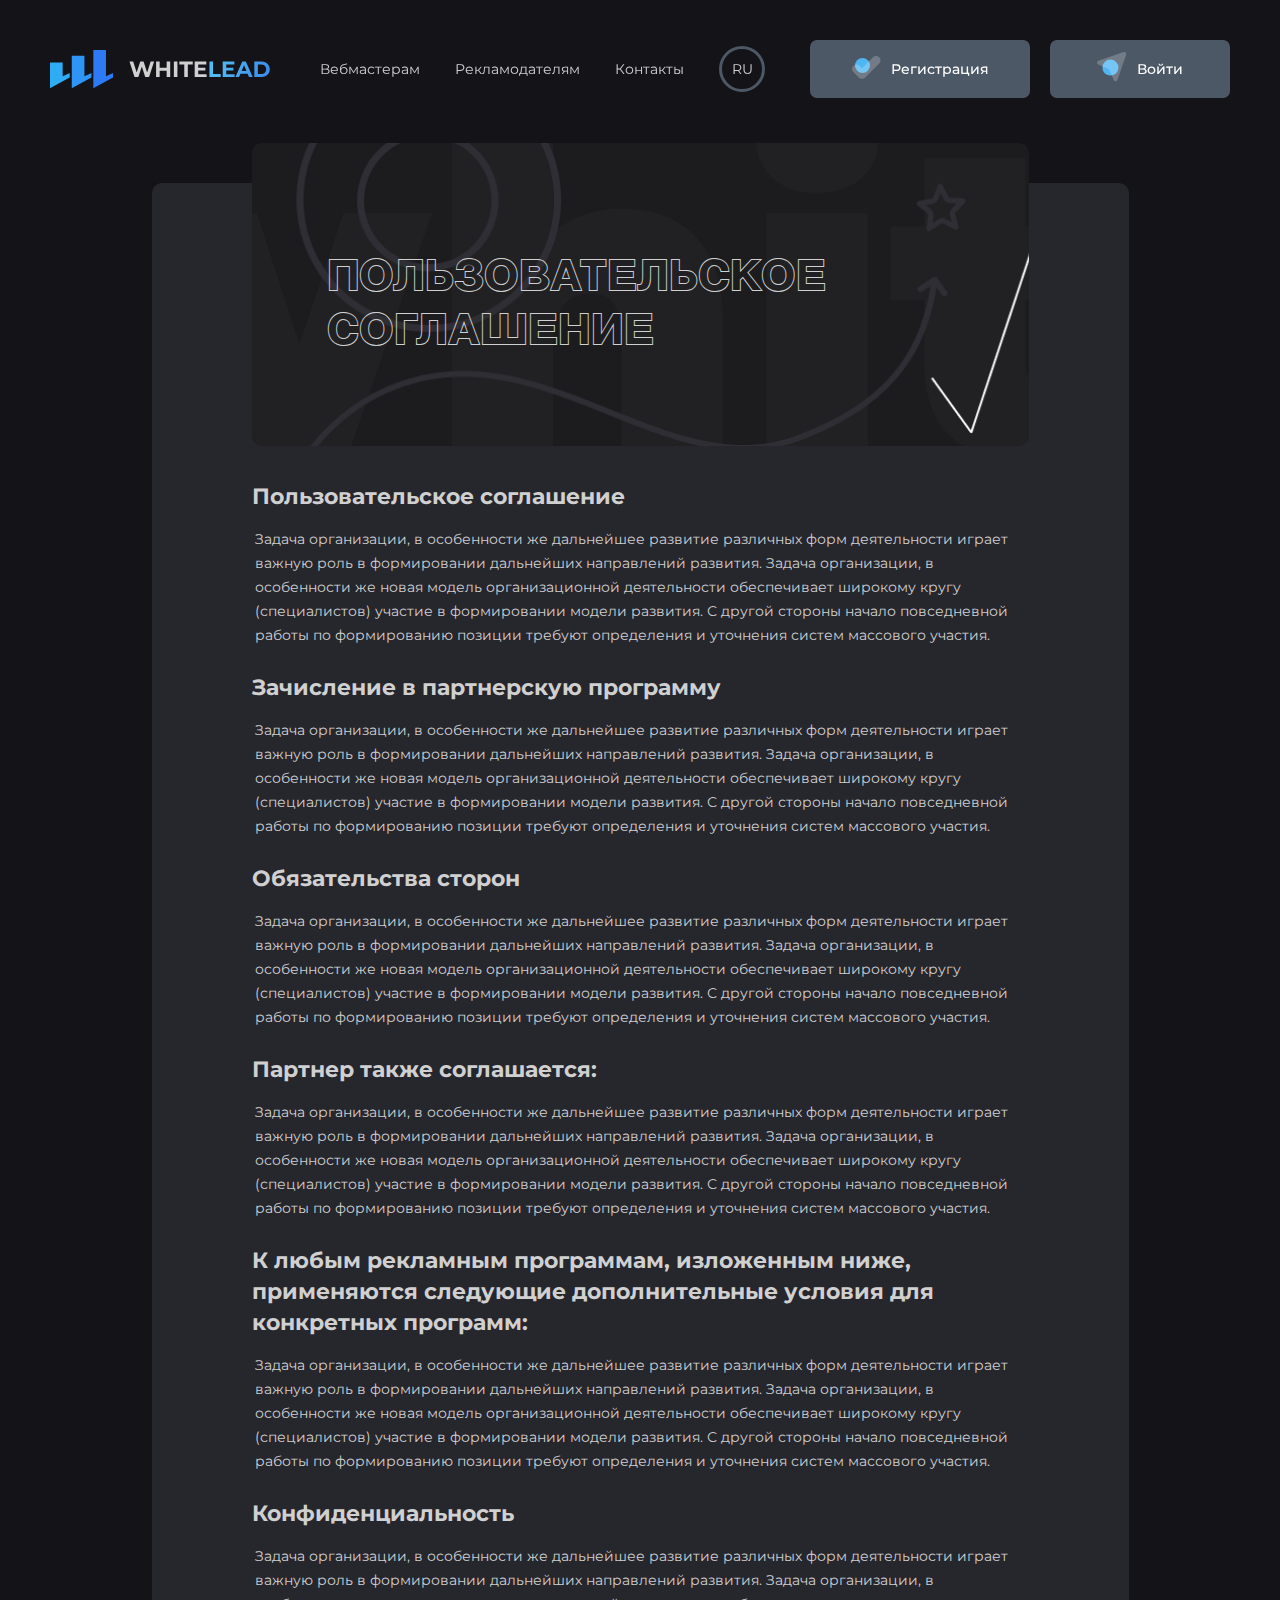
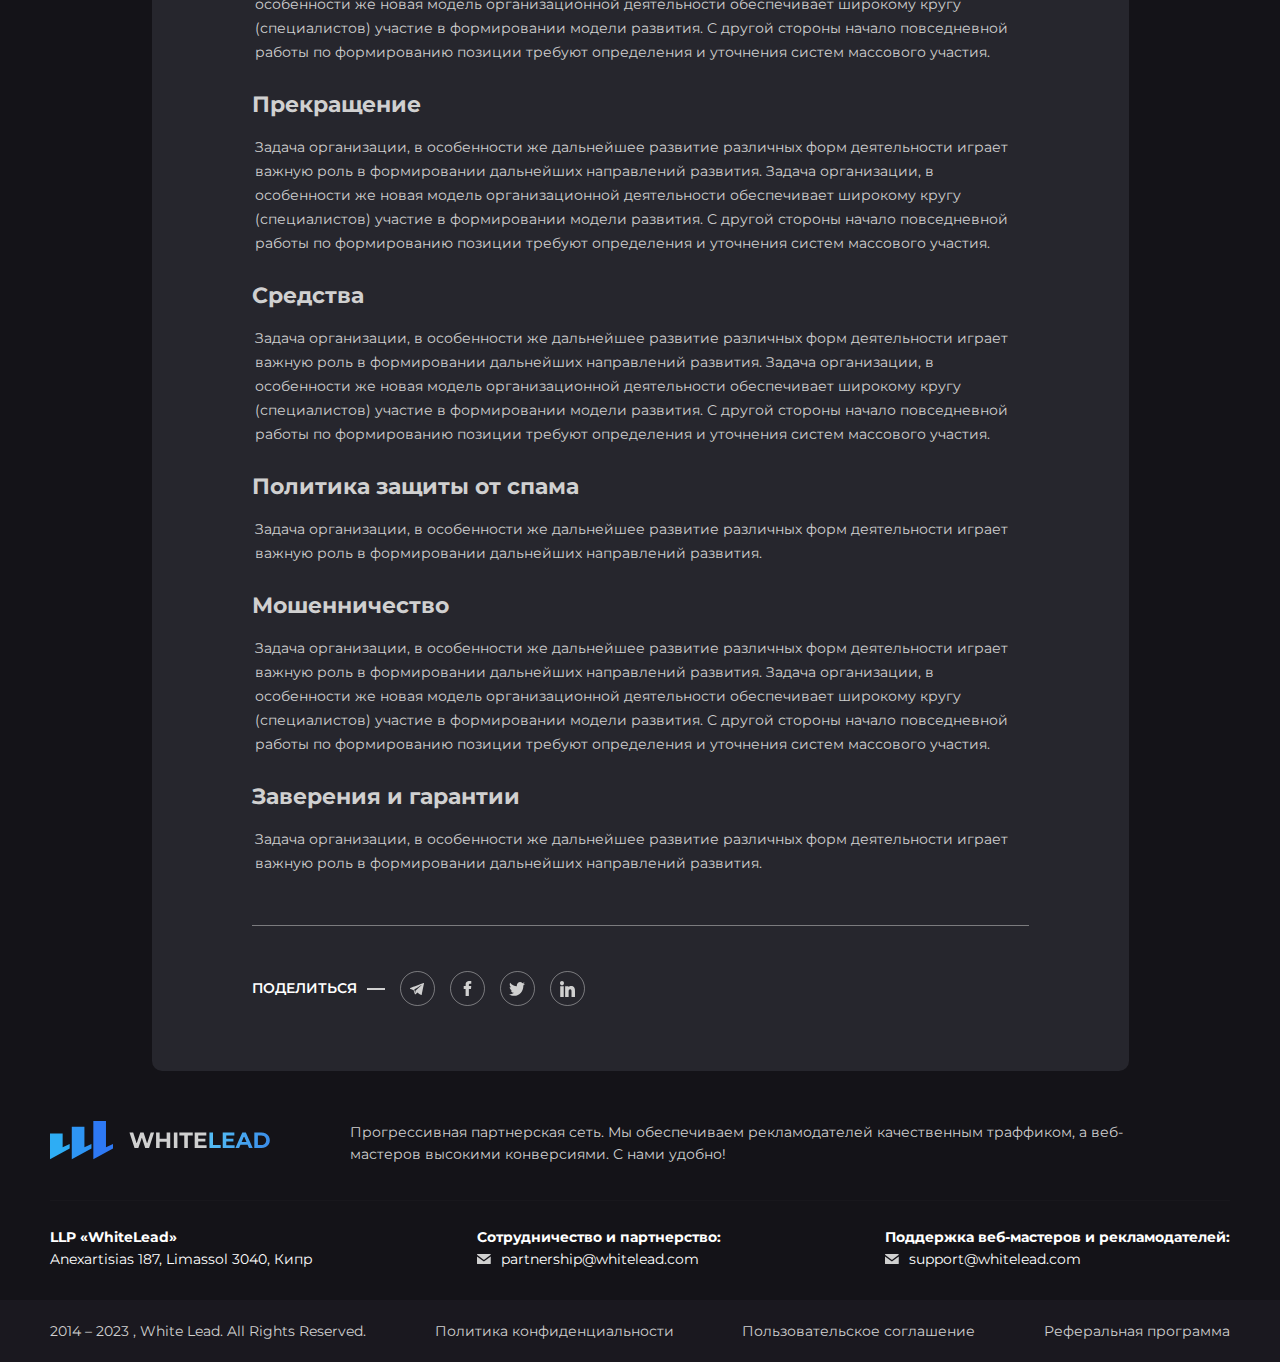
<file: agreement.html>
<!DOCTYPE html>
<html lang="en">

<head>
    <meta charset="UTF-8">
    <meta http-equiv="X-UA-Compatible" content="IE=edge">
    <meta name="viewport" content="width=device-width, initial-scale=1.0">
    <title>Document</title>
    <link rel="preconnect" href="https://fonts.googleapis.com">
    <link rel="preconnect" href="https://fonts.gstatic.com" crossorigin>
    <link rel="preconnect" href="https://fonts.googleapis.com">
    <link rel="preconnect" href="https://fonts.gstatic.com" crossorigin>
    <link rel="stylesheet" href="https://cdn.jsdelivr.net/npm/swiper@8/swiper-bundle.min.css" />
    <link href="https://fonts.googleapis.com/css2?family=Montserrat:wght@400;500;600;700;900&display=swap"
        rel="stylesheet">
    <link rel="stylesheet" href="css/style.min.css">
</head>

<body class="body body-other">

    <div class="top-wrapper">
        <header class="header">
            <div class="big-container">
                <div class="header__top header-top header-top--first">
                    <div class="container">
                        <div class="header-top__inner">
                            <a class="header-top__logo" href="#">
                                <img class="header-top__logo-img" src="images/logo.svg" alt="logo">
                            </a>
                            <nav class="header-top__menu menu">
                                <ul class="menu__list">
                                    <li class="menu__list-item">
                                        <a class="menu__list-link" href="#">
                                            Вебмастерам
                                        </a>
                                    </li>
                                    <li class="menu__list-item">
                                        <a class="menu__list-link" href="#">
                                            Рекламодателям
                                        </a>
                                    </li>
                                    <li class="menu__list-item">
                                        <a class="menu__list-link" href="#">
                                            Контакты
                                        </a>
                                    </li>
                                </ul>
                            </nav>
                            <div class="header-top__lang header-top-lang">
                                <p class="header-top-lang__text">
                                    RU
                                </p>
                                <ul class="header-top-lang__list">
                                    <li class="header-top-lang__list-item header-top-lang__list-item--acitve">
                                        <a class="header-top-lang__list-link" href="#">
                                            RU
                                        </a>
                                    </li>
                                    <li class="header-top-lang__list-item">
                                        <a class="header-top-lang__list-link" href="#">
                                            UA
                                        </a>
                                    </li>
                                    <li class="header-top-lang__list-item">
                                        <a class="header-top-lang__list-link" href="#">
                                            EN
                                        </a>
                                    </li>
                                </ul>
                            </div>
                            <div class="header-top__buttons">
                                <a class="header-top__buttons-link" href="#">
                                    <span>
                                        <svg width="29" height="23" viewBox="0 0 29 23" fill="none"
                                            xmlns="http://www.w3.org/2000/svg">
                                            <circle cx="10.5" cy="9.5" r="7.5" fill="#50B6F3" />
                                            <g filter="url(#filter0_b_135_502)">
                                                <path fill-rule="evenodd" clip-rule="evenodd"
                                                    d="M27.2256 1.28559C28.9397 2.99972 28.9397 5.77887 27.2256 7.493L13.2293 21.4894C12.329 22.3896 11.1349 22.8171 9.95568 22.7717C8.77627 22.8172 7.58201 22.3898 6.68161 21.4894L1.2856 16.0934C-0.42853 14.3792 -0.428533 11.6001 1.28559 9.88596C2.99972 8.17183 5.77887 8.17183 7.493 9.88596L9.95543 12.3484L21.0182 1.2856C22.7323 -0.428531 25.5115 -0.428532 27.2256 1.28559Z"
                                                    fill="white" fill-opacity="0.22" />
                                            </g>
                                            <defs>
                                                <filter id="filter0_b_135_502" x="-4" y="-4" width="36.5117"
                                                    height="30.7749" filterUnits="userSpaceOnUse"
                                                    color-interpolation-filters="sRGB">
                                                    <feFlood flood-opacity="0" result="BackgroundImageFix" />
                                                    <feGaussianBlur in="BackgroundImageFix" stdDeviation="2" />
                                                    <feComposite in2="SourceAlpha" operator="in"
                                                        result="effect1_backgroundBlur_135_502" />
                                                    <feBlend mode="normal" in="SourceGraphic"
                                                        in2="effect1_backgroundBlur_135_502" result="shape" />
                                                </filter>
                                            </defs>
                                        </svg>
                                    </span>
                                    <span>
                                        Регистрация
                                    </span>
                                </a>
                                <a class="header-top__buttons-link" href="#">
                                    <span>
                                        <svg width="30" height="30" viewBox="0 0 30 30" fill="none"
                                            xmlns="http://www.w3.org/2000/svg">
                                            <circle cx="13.4297" cy="15.6243" r="8" fill="#50B6F3" />
                                            <g filter="url(#filter0_b_135_499)">
                                                <path
                                                    d="M26.6114 0.113532C28.1885 -0.431698 29.7004 1.08021 29.1551 2.65725L20.4037 27.9704C19.8073 29.6954 17.4015 29.7857 16.6775 28.1102L12.2479 17.8592C12.044 17.3874 11.6663 17.0122 11.1931 16.8114L1.2189 12.5797C-0.467304 11.8643 -0.384608 9.44682 1.34654 8.84831L26.6114 0.113532Z"
                                                    fill="white" fill-opacity="0.22" />
                                            </g>
                                            <defs>
                                                <filter id="filter0_b_135_499" x="-4" y="-4" width="37.2695"
                                                    height="37.3169" filterUnits="userSpaceOnUse"
                                                    color-interpolation-filters="sRGB">
                                                    <feFlood flood-opacity="0" result="BackgroundImageFix" />
                                                    <feGaussianBlur in="BackgroundImageFix" stdDeviation="2" />
                                                    <feComposite in2="SourceAlpha" operator="in"
                                                        result="effect1_backgroundBlur_135_499" />
                                                    <feBlend mode="normal" in="SourceGraphic"
                                                        in2="effect1_backgroundBlur_135_499" result="shape" />
                                                </filter>
                                            </defs>
                                        </svg>
                                    </span>
                                    <span>
                                        Войти
                                    </span>
                                </a>
                            </div>
                            <button class="header-top__btn" type="button">
                                <span>

                                </span>
                                <span>
                                    
                                </span>
                                <span>
                                    
                                </span>
                                <svg width="21" height="21" viewBox="0 0 21 21" fill="none" xmlns="http://www.w3.org/2000/svg">
                                    <path fill-rule="evenodd" clip-rule="evenodd" d="M5.61956 4.61872C5.96127 4.27701 6.51529 4.27701 6.857 4.61872L16.7565 14.5182C17.0982 14.8599 17.0982 15.4139 16.7565 15.7556C16.4148 16.0974 15.8608 16.0974 15.5191 15.7556L5.61956 5.85616C5.27786 5.51445 5.27786 4.96042 5.61956 4.61872Z" fill="#D0D0D0"/>
                                    <path fill-rule="evenodd" clip-rule="evenodd" d="M16.857 4.61872C16.5153 4.27701 15.9613 4.27701 15.6196 4.61872L5.72007 14.5182C5.37835 14.8599 5.37836 15.4139 5.72007 15.7556C6.06177 16.0974 6.61579 16.0974 6.9575 15.7556L16.857 5.85616C17.1987 5.51445 17.1987 4.96042 16.857 4.61872Z" fill="#D0D0D0"/>
                                    </svg>
                                    
                            </button>
                            <div class="header-top__mobile header-top-mobile">
                                <p class="header-top-mobile__text">
                                    Выбрать язык:
                                </p>
                                <div class="header-top-mobile__buttons">
                                    <a class="header-top-mobile__buttons-btn" href="#">
                                        RU
                                    </a>
                                    <a class="header-top-mobile__buttons-btn" href="#">
                                        UA
                                    </a>
                                    <a class="header-top-mobile__buttons-btn" href="#">
                                        EN
                                    </a>
                                </div>
                                <div class="header-top__buttons">
                                    <a class="header-top__buttons-link" href="#">
                                        <span>
                                            <svg width="29" height="23" viewBox="0 0 29 23" fill="none"
                                                xmlns="http://www.w3.org/2000/svg">
                                                <circle cx="10.5" cy="9.5" r="7.5" fill="#50B6F3" />
                                                <g filter="url(#filter0_b_135_502)">
                                                    <path fill-rule="evenodd" clip-rule="evenodd"
                                                        d="M27.2256 1.28559C28.9397 2.99972 28.9397 5.77887 27.2256 7.493L13.2293 21.4894C12.329 22.3896 11.1349 22.8171 9.95568 22.7717C8.77627 22.8172 7.58201 22.3898 6.68161 21.4894L1.2856 16.0934C-0.42853 14.3792 -0.428533 11.6001 1.28559 9.88596C2.99972 8.17183 5.77887 8.17183 7.493 9.88596L9.95543 12.3484L21.0182 1.2856C22.7323 -0.428531 25.5115 -0.428532 27.2256 1.28559Z"
                                                        fill="white" fill-opacity="0.22" />
                                                </g>
                                                <defs>
                                                    <filter id="filter0_b_135_502" x="-4" y="-4" width="36.5117"
                                                        height="30.7749" filterUnits="userSpaceOnUse"
                                                        color-interpolation-filters="sRGB">
                                                        <feFlood flood-opacity="0" result="BackgroundImageFix" />
                                                        <feGaussianBlur in="BackgroundImageFix" stdDeviation="2" />
                                                        <feComposite in2="SourceAlpha" operator="in"
                                                            result="effect1_backgroundBlur_135_502" />
                                                        <feBlend mode="normal" in="SourceGraphic"
                                                            in2="effect1_backgroundBlur_135_502" result="shape" />
                                                    </filter>
                                                </defs>
                                            </svg>
                                        </span>
                                        <span>
                                            Регистрация
                                        </span>
                                    </a>
                                    <a class="header-top__buttons-link" href="#">
                                        <span>
                                            <svg width="30" height="30" viewBox="0 0 30 30" fill="none"
                                                xmlns="http://www.w3.org/2000/svg">
                                                <circle cx="13.4297" cy="15.6243" r="8" fill="#50B6F3" />
                                                <g filter="url(#filter0_b_135_499)">
                                                    <path
                                                        d="M26.6114 0.113532C28.1885 -0.431698 29.7004 1.08021 29.1551 2.65725L20.4037 27.9704C19.8073 29.6954 17.4015 29.7857 16.6775 28.1102L12.2479 17.8592C12.044 17.3874 11.6663 17.0122 11.1931 16.8114L1.2189 12.5797C-0.467304 11.8643 -0.384608 9.44682 1.34654 8.84831L26.6114 0.113532Z"
                                                        fill="white" fill-opacity="0.22" />
                                                </g>
                                                <defs>
                                                    <filter id="filter0_b_135_499" x="-4" y="-4" width="37.2695"
                                                        height="37.3169" filterUnits="userSpaceOnUse"
                                                        color-interpolation-filters="sRGB">
                                                        <feFlood flood-opacity="0" result="BackgroundImageFix" />
                                                        <feGaussianBlur in="BackgroundImageFix" stdDeviation="2" />
                                                        <feComposite in2="SourceAlpha" operator="in"
                                                            result="effect1_backgroundBlur_135_499" />
                                                        <feBlend mode="normal" in="SourceGraphic"
                                                            in2="effect1_backgroundBlur_135_499" result="shape" />
                                                    </filter>
                                                </defs>
                                            </svg>
                                        </span>
                                        <span>
                                            Войти
                                        </span>
                                    </a>
                                </div>
                            </div>
                        </div>
                    </div>
                </div>
                <div class="header__top header-top header-top--second">
                    <div class="container">
                        <div class="header-top__inner">
                            <a class="header-top__logo" href="#">
                                <img class="header-top__logo-img" src="images/logo.svg" alt="logo">
                            </a>
                            <nav class="header-top__menu menu">
                                <ul class="menu__list">
                                    <li class="menu__list-item">
                                        <a class="menu__list-link" href="#">
                                            Вебмастерам
                                        </a>
                                    </li>
                                    <li class="menu__list-item">
                                        <a class="menu__list-link" href="#">
                                            Рекламодателям
                                        </a>
                                    </li>
                                    <li class="menu__list-item">
                                        <a class="menu__list-link" href="#">
                                            Контакты
                                        </a>
                                    </li>
                                </ul>
                            </nav>
                            <div class="header-top__lang header-top-lang">
                                <p class="header-top-lang__text">
                                    RU
                                </p>
                                <ul class="header-top-lang__list">
                                    <li class="header-top-lang__list-item header-top-lang__list-item--acitve">
                                        <a class="header-top-lang__list-link" href="#">
                                            RU
                                        </a>
                                    </li>
                                    <li class="header-top-lang__list-item">
                                        <a class="header-top-lang__list-link" href="#">
                                            UA
                                        </a>
                                    </li>
                                    <li class="header-top-lang__list-item">
                                        <a class="header-top-lang__list-link" href="#">
                                            EN
                                        </a>
                                    </li>
                                </ul>
                            </div>
                            <div class="header-top__buttons">
                                <a class="header-top__buttons-link" href="#">
                                    <span>
                                        <svg width="29" height="23" viewBox="0 0 29 23" fill="none"
                                            xmlns="http://www.w3.org/2000/svg">
                                            <circle cx="10.5" cy="9.5" r="7.5" fill="#50B6F3" />
                                            <g filter="url(#filter0_b_135_502)">
                                                <path fill-rule="evenodd" clip-rule="evenodd"
                                                    d="M27.2256 1.28559C28.9397 2.99972 28.9397 5.77887 27.2256 7.493L13.2293 21.4894C12.329 22.3896 11.1349 22.8171 9.95568 22.7717C8.77627 22.8172 7.58201 22.3898 6.68161 21.4894L1.2856 16.0934C-0.42853 14.3792 -0.428533 11.6001 1.28559 9.88596C2.99972 8.17183 5.77887 8.17183 7.493 9.88596L9.95543 12.3484L21.0182 1.2856C22.7323 -0.428531 25.5115 -0.428532 27.2256 1.28559Z"
                                                    fill="white" fill-opacity="0.22" />
                                            </g>
                                            <defs>
                                                <filter id="filter0_b_135_502" x="-4" y="-4" width="36.5117"
                                                    height="30.7749" filterUnits="userSpaceOnUse"
                                                    color-interpolation-filters="sRGB">
                                                    <feFlood flood-opacity="0" result="BackgroundImageFix" />
                                                    <feGaussianBlur in="BackgroundImageFix" stdDeviation="2" />
                                                    <feComposite in2="SourceAlpha" operator="in"
                                                        result="effect1_backgroundBlur_135_502" />
                                                    <feBlend mode="normal" in="SourceGraphic"
                                                        in2="effect1_backgroundBlur_135_502" result="shape" />
                                                </filter>
                                            </defs>
                                        </svg>
                                    </span>
                                    <span>
                                        Регистрация
                                    </span>
                                </a>
                                <a class="header-top__buttons-link" href="#">
                                    <span>
                                        <svg width="30" height="30" viewBox="0 0 30 30" fill="none"
                                            xmlns="http://www.w3.org/2000/svg">
                                            <circle cx="13.4297" cy="15.6243" r="8" fill="#50B6F3" />
                                            <g filter="url(#filter0_b_135_499)">
                                                <path
                                                    d="M26.6114 0.113532C28.1885 -0.431698 29.7004 1.08021 29.1551 2.65725L20.4037 27.9704C19.8073 29.6954 17.4015 29.7857 16.6775 28.1102L12.2479 17.8592C12.044 17.3874 11.6663 17.0122 11.1931 16.8114L1.2189 12.5797C-0.467304 11.8643 -0.384608 9.44682 1.34654 8.84831L26.6114 0.113532Z"
                                                    fill="white" fill-opacity="0.22" />
                                            </g>
                                            <defs>
                                                <filter id="filter0_b_135_499" x="-4" y="-4" width="37.2695"
                                                    height="37.3169" filterUnits="userSpaceOnUse"
                                                    color-interpolation-filters="sRGB">
                                                    <feFlood flood-opacity="0" result="BackgroundImageFix" />
                                                    <feGaussianBlur in="BackgroundImageFix" stdDeviation="2" />
                                                    <feComposite in2="SourceAlpha" operator="in"
                                                        result="effect1_backgroundBlur_135_499" />
                                                    <feBlend mode="normal" in="SourceGraphic"
                                                        in2="effect1_backgroundBlur_135_499" result="shape" />
                                                </filter>
                                            </defs>
                                        </svg>
                                    </span>
                                    <span>
                                        Войти
                                    </span>
                                </a>
                            </div>
                            <button class="header-top__btn" type="button">
                                <span>

                                </span>
                                <span>
                                    
                                </span>
                                <span>
                                    
                                </span>
                                <svg width="21" height="21" viewBox="0 0 21 21" fill="none" xmlns="http://www.w3.org/2000/svg">
                                    <path fill-rule="evenodd" clip-rule="evenodd" d="M5.61956 4.61872C5.96127 4.27701 6.51529 4.27701 6.857 4.61872L16.7565 14.5182C17.0982 14.8599 17.0982 15.4139 16.7565 15.7556C16.4148 16.0974 15.8608 16.0974 15.5191 15.7556L5.61956 5.85616C5.27786 5.51445 5.27786 4.96042 5.61956 4.61872Z" fill="#D0D0D0"/>
                                    <path fill-rule="evenodd" clip-rule="evenodd" d="M16.857 4.61872C16.5153 4.27701 15.9613 4.27701 15.6196 4.61872L5.72007 14.5182C5.37835 14.8599 5.37836 15.4139 5.72007 15.7556C6.06177 16.0974 6.61579 16.0974 6.9575 15.7556L16.857 5.85616C17.1987 5.51445 17.1987 4.96042 16.857 4.61872Z" fill="#D0D0D0"/>
                                    </svg>
                                    
                            </button>
                            <div class="header-top__mobile header-top-mobile">
                                <p class="header-top-mobile__text">
                                    Выбрать язык:
                                </p>
                                <div class="header-top-mobile__buttons">
                                    <a class="header-top-mobile__buttons-btn" href="#">
                                        RU
                                    </a>
                                    <a class="header-top-mobile__buttons-btn" href="#">
                                        UA
                                    </a>
                                    <a class="header-top-mobile__buttons-btn" href="#">
                                        EN
                                    </a>
                                </div>
                                <div class="header-top__buttons">
                                    <a class="header-top__buttons-link" href="#">
                                        <span>
                                            <svg width="29" height="23" viewBox="0 0 29 23" fill="none"
                                                xmlns="http://www.w3.org/2000/svg">
                                                <circle cx="10.5" cy="9.5" r="7.5" fill="#50B6F3" />
                                                <g filter="url(#filter0_b_135_502)">
                                                    <path fill-rule="evenodd" clip-rule="evenodd"
                                                        d="M27.2256 1.28559C28.9397 2.99972 28.9397 5.77887 27.2256 7.493L13.2293 21.4894C12.329 22.3896 11.1349 22.8171 9.95568 22.7717C8.77627 22.8172 7.58201 22.3898 6.68161 21.4894L1.2856 16.0934C-0.42853 14.3792 -0.428533 11.6001 1.28559 9.88596C2.99972 8.17183 5.77887 8.17183 7.493 9.88596L9.95543 12.3484L21.0182 1.2856C22.7323 -0.428531 25.5115 -0.428532 27.2256 1.28559Z"
                                                        fill="white" fill-opacity="0.22" />
                                                </g>
                                                <defs>
                                                    <filter id="filter0_b_135_502" x="-4" y="-4" width="36.5117"
                                                        height="30.7749" filterUnits="userSpaceOnUse"
                                                        color-interpolation-filters="sRGB">
                                                        <feFlood flood-opacity="0" result="BackgroundImageFix" />
                                                        <feGaussianBlur in="BackgroundImageFix" stdDeviation="2" />
                                                        <feComposite in2="SourceAlpha" operator="in"
                                                            result="effect1_backgroundBlur_135_502" />
                                                        <feBlend mode="normal" in="SourceGraphic"
                                                            in2="effect1_backgroundBlur_135_502" result="shape" />
                                                    </filter>
                                                </defs>
                                            </svg>
                                        </span>
                                        <span>
                                            Регистрация
                                        </span>
                                    </a>
                                    <a class="header-top__buttons-link" href="#">
                                        <span>
                                            <svg width="30" height="30" viewBox="0 0 30 30" fill="none"
                                                xmlns="http://www.w3.org/2000/svg">
                                                <circle cx="13.4297" cy="15.6243" r="8" fill="#50B6F3" />
                                                <g filter="url(#filter0_b_135_499)">
                                                    <path
                                                        d="M26.6114 0.113532C28.1885 -0.431698 29.7004 1.08021 29.1551 2.65725L20.4037 27.9704C19.8073 29.6954 17.4015 29.7857 16.6775 28.1102L12.2479 17.8592C12.044 17.3874 11.6663 17.0122 11.1931 16.8114L1.2189 12.5797C-0.467304 11.8643 -0.384608 9.44682 1.34654 8.84831L26.6114 0.113532Z"
                                                        fill="white" fill-opacity="0.22" />
                                                </g>
                                                <defs>
                                                    <filter id="filter0_b_135_499" x="-4" y="-4" width="37.2695"
                                                        height="37.3169" filterUnits="userSpaceOnUse"
                                                        color-interpolation-filters="sRGB">
                                                        <feFlood flood-opacity="0" result="BackgroundImageFix" />
                                                        <feGaussianBlur in="BackgroundImageFix" stdDeviation="2" />
                                                        <feComposite in2="SourceAlpha" operator="in"
                                                            result="effect1_backgroundBlur_135_499" />
                                                        <feBlend mode="normal" in="SourceGraphic"
                                                            in2="effect1_backgroundBlur_135_499" result="shape" />
                                                    </filter>
                                                </defs>
                                            </svg>
                                        </span>
                                        <span>
                                            Войти
                                        </span>
                                    </a>
                                </div>
                            </div>
                        </div>
                    </div>
                </div>
            </div>
        </header>
    </div>
    <div class="wrapper">
        <main class="main">
            <section class="main__text-section text-section">
                <div class="text-section__box">
                    <h1 class="text-section__box-title">
                        Пользовательское
                        соглашение
                    </h1>
                </div>
                <div class="text-section__inner">
                    <div class="text-section__item">
                        <h3 class="text-section__item-title">
                            Пользовательское соглашение
                        </h3>
                        <p class="text-section__item-text">
                            Задача организации, в особенности же дальнейшее развитие различных форм деятельности играет
                            важную роль в формировании дальнейших направлений развития. Задача организации, в
                            особенности же новая модель организационной деятельности обеспечивает широкому кругу
                            (специалистов) участие в формировании модели развития. С другой стороны начало повседневной
                            работы по формированию позиции требуют определения и уточнения систем массового участия.
                        </p>
                    </div>
                    <div class="text-section__item">
                        <h3 class="text-section__item-title">
                            Зачисление в партнерскую программу
                        </h3>
                        <p class="text-section__item-text">
                            Задача организации, в особенности же дальнейшее развитие различных форм деятельности играет
                            важную роль в формировании дальнейших направлений развития. Задача организации, в
                            особенности же новая модель организационной деятельности обеспечивает широкому кругу
                            (специалистов) участие в формировании модели развития. С другой стороны начало повседневной
                            работы по формированию позиции требуют определения и уточнения систем массового участия.
                        </p>
                    </div>
                    <div class="text-section__item">
                        <h3 class="text-section__item-title">
                            Обязательства сторон
                        </h3>
                        <p class="text-section__item-text">
                            Задача организации, в особенности же дальнейшее развитие различных форм деятельности играет
                            важную роль в формировании дальнейших направлений развития. Задача организации, в
                            особенности же новая модель организационной деятельности обеспечивает широкому кругу
                            (специалистов) участие в формировании модели развития. С другой стороны начало повседневной
                            работы по формированию позиции требуют определения и уточнения систем массового участия.
                        </p>
                    </div>
                    <div class="text-section__item">
                        <h3 class="text-section__item-title">
                            Партнер также соглашается:
                        </h3>
                        <p class="text-section__item-text">
                            Задача организации, в особенности же дальнейшее развитие различных форм деятельности играет
                            важную роль в формировании дальнейших направлений развития. Задача организации, в
                            особенности же новая модель организационной деятельности обеспечивает широкому кругу
                            (специалистов) участие в формировании модели развития. С другой стороны начало повседневной
                            работы по формированию позиции требуют определения и уточнения систем массового участия.
                        </p>
                    </div>
                    <div class="text-section__item">
                        <h3 class="text-section__item-title">
                            К любым рекламным программам, изложенным ниже, применяются следующие дополнительные условия
                            для конкретных программ:
                        </h3>
                        <p class="text-section__item-text">
                            Задача организации, в особенности же дальнейшее развитие различных форм деятельности играет
                            важную роль в формировании дальнейших направлений развития. Задача организации, в
                            особенности же новая модель организационной деятельности обеспечивает широкому кругу
                            (специалистов) участие в формировании модели развития. С другой стороны начало повседневной
                            работы по формированию позиции требуют определения и уточнения систем массового участия.
                        </p>
                    </div>
                    <div class="text-section__item">
                        <h3 class="text-section__item-title">
                            Конфиденциальность
                        </h3>
                        <p class="text-section__item-text">
                            Задача организации, в особенности же дальнейшее развитие различных форм деятельности играет
                            важную роль в формировании дальнейших направлений развития. Задача организации, в
                            особенности же новая модель организационной деятельности обеспечивает широкому кругу
                            (специалистов) участие в формировании модели развития. С другой стороны начало повседневной
                            работы по формированию позиции требуют определения и уточнения систем массового участия.
                        </p>
                    </div>
                    <div class="text-section__item">
                        <h3 class="text-section__item-title">
                            Прекращение
                        </h3>
                        <p class="text-section__item-text">
                            Задача организации, в особенности же дальнейшее развитие различных форм деятельности играет
                            важную роль в формировании дальнейших направлений развития. Задача организации, в
                            особенности же новая модель организационной деятельности обеспечивает широкому кругу
                            (специалистов) участие в формировании модели развития. С другой стороны начало повседневной
                            работы по формированию позиции требуют определения и уточнения систем массового участия.
                        </p>
                    </div>
                    <div class="text-section__item">
                        <h3 class="text-section__item-title">
                            Средства
                        </h3>
                        <p class="text-section__item-text">
                            Задача организации, в особенности же дальнейшее развитие различных форм деятельности играет
                            важную роль в формировании дальнейших направлений развития. Задача организации, в
                            особенности же новая модель организационной деятельности обеспечивает широкому кругу
                            (специалистов) участие в формировании модели развития. С другой стороны начало повседневной
                            работы по формированию позиции требуют определения и уточнения систем массового участия.
                        </p>
                    </div>
                    <div class="text-section__item">
                        <h3 class="text-section__item-title">
                            Политика защиты от спама
                        </h3>
                        <p class="text-section__item-text">
                            Задача организации, в особенности же дальнейшее развитие различных форм деятельности играет
                            важную роль в формировании дальнейших направлений развития.
                        </p>
                    </div>
                    <div class="text-section__item">
                        <h3 class="text-section__item-title">
                            Мошенничество
                        </h3>
                        <p class="text-section__item-text">
                            Задача организации, в особенности же дальнейшее развитие различных форм деятельности играет
                            важную роль в формировании дальнейших направлений развития. Задача организации, в
                            особенности же новая модель организационной деятельности обеспечивает широкому кругу
                            (специалистов) участие в формировании модели развития. С другой стороны начало повседневной
                            работы по формированию позиции требуют определения и уточнения систем массового участия.
                        </p>
                    </div>
                    <div class="text-section__item">
                        <h3 class="text-section__item-title">
                            Заверения и гарантии
                        </h3>
                        <p class="text-section__item-text">
                            Задача организации, в особенности же дальнейшее развитие различных форм деятельности играет
                            важную роль в формировании дальнейших направлений развития.
                        </p>
                    </div>
                </div>
                <div class="text-section__bottom text-section-bottom">
                    <p class="text-section-bottom__text">
                        поделиться
                    </p>
                    <span>

                    </span>
                    <div class="text-section-bottom__box">
                        <a class="text-section-bottom__box-link" href="#">
                            <svg width="14" height="12" viewBox="0 0 14 12" fill="none"
                                xmlns="http://www.w3.org/2000/svg">
                                <path fill-rule="evenodd" clip-rule="evenodd"
                                    d="M10.724 11.8675C10.9118 12.0043 11.1539 12.0385 11.3697 11.9545C11.5856 11.8699 11.7442 11.6803 11.792 11.4505C12.299 9.0001 13.5286 2.79789 13.99 0.56889C14.025 0.400889 13.9667 0.226289 13.8383 0.114089C13.71 0.00188897 13.5321 -0.0305111 13.3734 0.0300889C10.9276 0.96129 3.39515 3.86829 0.316392 5.04009C0.120979 5.11449 -0.00618444 5.30769 0.000232076 5.5195C0.00723192 5.7319 0.146062 5.9161 0.346141 5.9779C1.72686 6.4027 3.53923 6.9937 3.53923 6.9937C3.53923 6.9937 4.38622 9.6247 4.82779 10.9627C4.8832 11.1307 5.01095 11.2627 5.17953 11.3083C5.34753 11.3533 5.52719 11.3059 5.6526 11.1841C6.36192 10.4953 7.45856 9.4303 7.45856 9.4303C7.45856 9.4303 9.54218 11.0017 10.724 11.8675ZM4.30163 6.6613L5.28103 9.9841L5.49861 7.8799C5.49861 7.8799 9.28261 4.36929 11.4397 2.36829C11.5027 2.30949 11.5115 2.21109 11.459 2.14209C11.4071 2.07309 11.3114 2.05689 11.2396 2.10369C8.73953 3.74589 4.30163 6.6613 4.30163 6.6613Z"
                                    fill="#D0D0D0" />
                            </svg>
                        </a>
                        <a class="text-section-bottom__box-link" href="#">
                            <svg width="9" height="15" viewBox="0 0 9 15" fill="none"
                                xmlns="http://www.w3.org/2000/svg">
                                <path
                                    d="M0.952873 7.989H2.59711V14.7581C2.59711 14.8917 2.7054 15 2.83905 15H5.62692C5.76057 15 5.86886 14.8917 5.86886 14.7581V8.02089H7.75905C7.88195 8.02089 7.98536 7.92866 7.99939 7.80658L8.28647 5.31455C8.29436 5.24598 8.27263 5.17732 8.22676 5.12589C8.18084 5.0744 8.11513 5.04494 8.04618 5.04494H5.86895V3.48281C5.86895 3.0119 6.1225 2.77311 6.62263 2.77311C6.69391 2.77311 8.04618 2.77311 8.04618 2.77311C8.17982 2.77311 8.28811 2.66477 8.28811 2.53118V0.243726C8.28811 0.110081 8.17982 0.00179032 8.04618 0.00179032H6.08432C6.07049 0.0011129 6.03976 0 5.99447 0C5.65407 0 4.47086 0.0668225 3.53621 0.926661C2.50063 1.8795 2.64458 3.02037 2.67899 3.21818V5.04489H0.952873C0.819228 5.04489 0.710938 5.15318 0.710938 5.28682V7.74702C0.710938 7.88066 0.819228 7.989 0.952873 7.989Z"
                                    fill="#D0D0D0" />
                            </svg>
                        </a>
                        <a class="text-section-bottom__box-link" href="#">
                            <svg width="16" height="14" viewBox="0 0 16 14" fill="none"
                                xmlns="http://www.w3.org/2000/svg">
                                <g clip-path="url(#clip0_143_342)">
                                    <path
                                        d="M14.3193 3.51989C14.329 3.66881 14.329 3.81774 14.329 3.96803C14.329 8.54754 11.0515 13.8291 5.05865 13.8291V13.8264C3.28832 13.8291 1.55478 13.2897 0.0644531 12.2726C0.321872 12.3056 0.580582 12.322 0.839937 12.3227C2.30703 12.3241 3.73219 11.8005 4.88639 10.8363C3.49219 10.8081 2.26961 9.84117 1.84252 8.4295C2.3309 8.5297 2.83413 8.50911 3.31349 8.36979C1.79349 8.04313 0.699937 6.62254 0.699937 4.97274V4.92881C1.15284 5.19715 1.65994 5.34607 2.17865 5.36254C0.747034 4.3448 0.305743 2.31891 1.17026 0.734992C2.82445 2.90019 5.2651 4.21646 7.8851 4.35578C7.62252 3.15205 7.98123 1.89068 8.82768 1.0445C10.1399 -0.267655 12.2038 -0.200401 13.4374 1.1948C14.167 1.04176 14.8664 0.756952 15.5064 0.353423C15.2632 1.15568 14.7541 1.83715 14.0741 2.27019C14.7199 2.18921 15.3509 2.00529 15.9451 1.7246C15.5077 2.42185 14.9567 3.02921 14.3193 3.51989Z"
                                        fill="#D0D0D0" />
                                </g>
                                <defs>
                                    <clipPath id="clip0_143_342">
                                        <rect width="16" height="14" fill="white" />
                                    </clipPath>
                                </defs>
                            </svg>
                        </a>
                        <a class="text-section-bottom__box-link" href="#">
                            <svg width="15" height="16" viewBox="0 0 15 16" fill="none"
                                xmlns="http://www.w3.org/2000/svg">
                                <g clip-path="url(#clip0_143_334)">
                                    <path
                                        d="M3.49149 5.14737H0.480217C0.346572 5.14737 0.238281 5.26293 0.238281 5.40543V15.7243C0.238281 15.8669 0.346572 15.9824 0.480217 15.9824H3.49149C3.62514 15.9824 3.73343 15.8669 3.73343 15.7243V5.40543C3.73343 5.26293 3.62514 5.14737 3.49149 5.14737Z"
                                        fill="#D0D0D0" />
                                    <path
                                        d="M1.98706 0.0176086C0.891387 0.0176086 0 0.967389 0 2.13482C0 3.30277 0.891387 4.25291 1.98706 4.25291C3.08187 4.25291 3.97253 3.30272 3.97253 2.13482C3.97258 0.967389 3.08187 0.0176086 1.98706 0.0176086Z"
                                        fill="#D0D0D0" />
                                    <path
                                        d="M11.1502 4.8909C9.94073 4.8909 9.04669 5.44548 8.50441 6.07562V5.40543C8.50441 5.26293 8.39612 5.14736 8.26248 5.14736H5.37865C5.24501 5.14736 5.13672 5.26293 5.13672 5.40543V15.7243C5.13672 15.8668 5.24501 15.9824 5.37865 15.9824H8.38335C8.51699 15.9824 8.62528 15.8668 8.62528 15.7243V10.6188C8.62528 8.89844 9.06338 8.22819 10.1877 8.22819C11.4122 8.22819 11.5095 9.30267 11.5095 10.7074V15.7243C11.5095 15.8669 11.6178 15.9824 11.7514 15.9824H14.7572C14.8909 15.9824 14.9992 15.8669 14.9992 15.7243V10.0643C14.9992 7.50607 14.5419 4.8909 11.1502 4.8909Z"
                                        fill="#D0D0D0" />
                                </g>
                                <defs>
                                    <clipPath id="clip0_143_334">
                                        <rect width="15" height="16" fill="white" />
                                    </clipPath>
                                </defs>
                            </svg>
                        </a>
                    </div>
                </div>
            </section>
        </main>
        <footer class="footer">
            <div class="container">
                <div class="footer__top footer-top">
                    <a class="footer-top__logo" href="#">
                        <img class="footer-top__logo-img" src="images/logo.svg" alt="logo">
                    </a>
                    <p class="footer-top__text">
                        Прогрессивная партнерская сеть. Мы обеспечиваем рекламодателей качественным траффиком, а
                        веб-мастеров высокими конверсиями. С нами удобно!
                    </p>
                </div>
                <div class="footer__content footer-content">
                    <div class="footer-content__box footer-content-box">
                        <p class="footer-content-box__text">
                            LLP «WhiteLead»
                        </p>
                        <p class="footer-content-box__subtext">
                            Anexartisias 187, Limassol 3040, Кипр
                        </p>
                    </div>
                    <div class="footer-content__box footer-content-box">
                        <p class="footer-content-box__text">
                            Сотрудничество и партнерство:
                        </p>
                        <a class="footer-content-box__subtext" href="mailto:partnership@whitelead.com">
                            <svg width="14" height="10" viewBox="0 0 14 10" fill="none"
                                xmlns="http://www.w3.org/2000/svg">
                                <path
                                    d="M6.88126 5.8226C7.19574 5.8226 7.52466 5.55794 7.52466 5.55794L13.7625 0.86291V0.562122C13.7625 0.251701 13.5108 0 13.2004 0H0.562123C0.251701 0 0 0.251701 0 0.562122V0.86291L6.23786 5.55794C6.23786 5.55794 6.56678 5.8226 6.88126 5.8226Z"
                                    fill="#D0D0D0" />
                                <path
                                    d="M7.24903 7.29671C7.14015 7.37868 7.01063 7.41966 6.88126 7.41966C6.75189 7.41966 6.62237 7.37868 6.5135 7.29671L0 2.39404V9.43801C0 9.74843 0.251701 10.0001 0.562123 10.0001H13.2004C13.5108 10.0001 13.7625 9.74843 13.7625 9.43801V2.39404L7.24903 7.29671Z"
                                    fill="#D0D0D0" />
                            </svg>
                            <p>
                                partnership@whitelead.com
                            </p>
                        </a>
                    </div>
                    <div class="footer-content__box footer-content-box">
                        <p class="footer-content-box__text">
                            Поддержка веб-мастеров и рекламодателей:
                        </p>
                        <a class="footer-content-box__subtext" href="mailto:support@whitelead.com">
                            <svg width="14" height="10" viewBox="0 0 14 10" fill="none"
                                xmlns="http://www.w3.org/2000/svg">
                                <path
                                    d="M6.88126 5.8226C7.19574 5.8226 7.52466 5.55794 7.52466 5.55794L13.7625 0.86291V0.562122C13.7625 0.251701 13.5108 0 13.2004 0H0.562123C0.251701 0 0 0.251701 0 0.562122V0.86291L6.23786 5.55794C6.23786 5.55794 6.56678 5.8226 6.88126 5.8226Z"
                                    fill="#D0D0D0" />
                                <path
                                    d="M7.24903 7.29671C7.14015 7.37868 7.01063 7.41966 6.88126 7.41966C6.75189 7.41966 6.62237 7.37868 6.5135 7.29671L0 2.39404V9.43801C0 9.74843 0.251701 10.0001 0.562123 10.0001H13.2004C13.5108 10.0001 13.7625 9.74843 13.7625 9.43801V2.39404L7.24903 7.29671Z"
                                    fill="#D0D0D0" />
                            </svg>
                            <p>
                                support@whitelead.com
                            </p>
                        </a>
                    </div>
                </div>
            </div>
            <div class="footer__bottom footer-bottom">
                <div class="container">
                    <div class="footer-bottom__inner">
                        <p class="footer-bottom__copy">
                            2014 – 2023 , White Lead. All Rights Reserved.
                        </p>
                        <a class="footer-bottom__link" href="#">
                            Политика конфиденциальности
                        </a>
                        <a class="footer-bottom__link" href="#">
                            Пользовательское соглашение   
                        </a>
                        <a class="footer-bottom__link" href="#">
                            Реферальная программа
                        </a>
                    </div>
                </div>
            </div>
        </footer> 
    </div>

    <script src="https://cdn.jsdelivr.net/npm/swiper@8/swiper-bundle.min.js"></script>
    <script src="https://ajax.googleapis.com/ajax/libs/jquery/3.6.3/jquery.min.js"></script>
    <script src="js/main.min.js"></script>
</body>

</html>
</file>
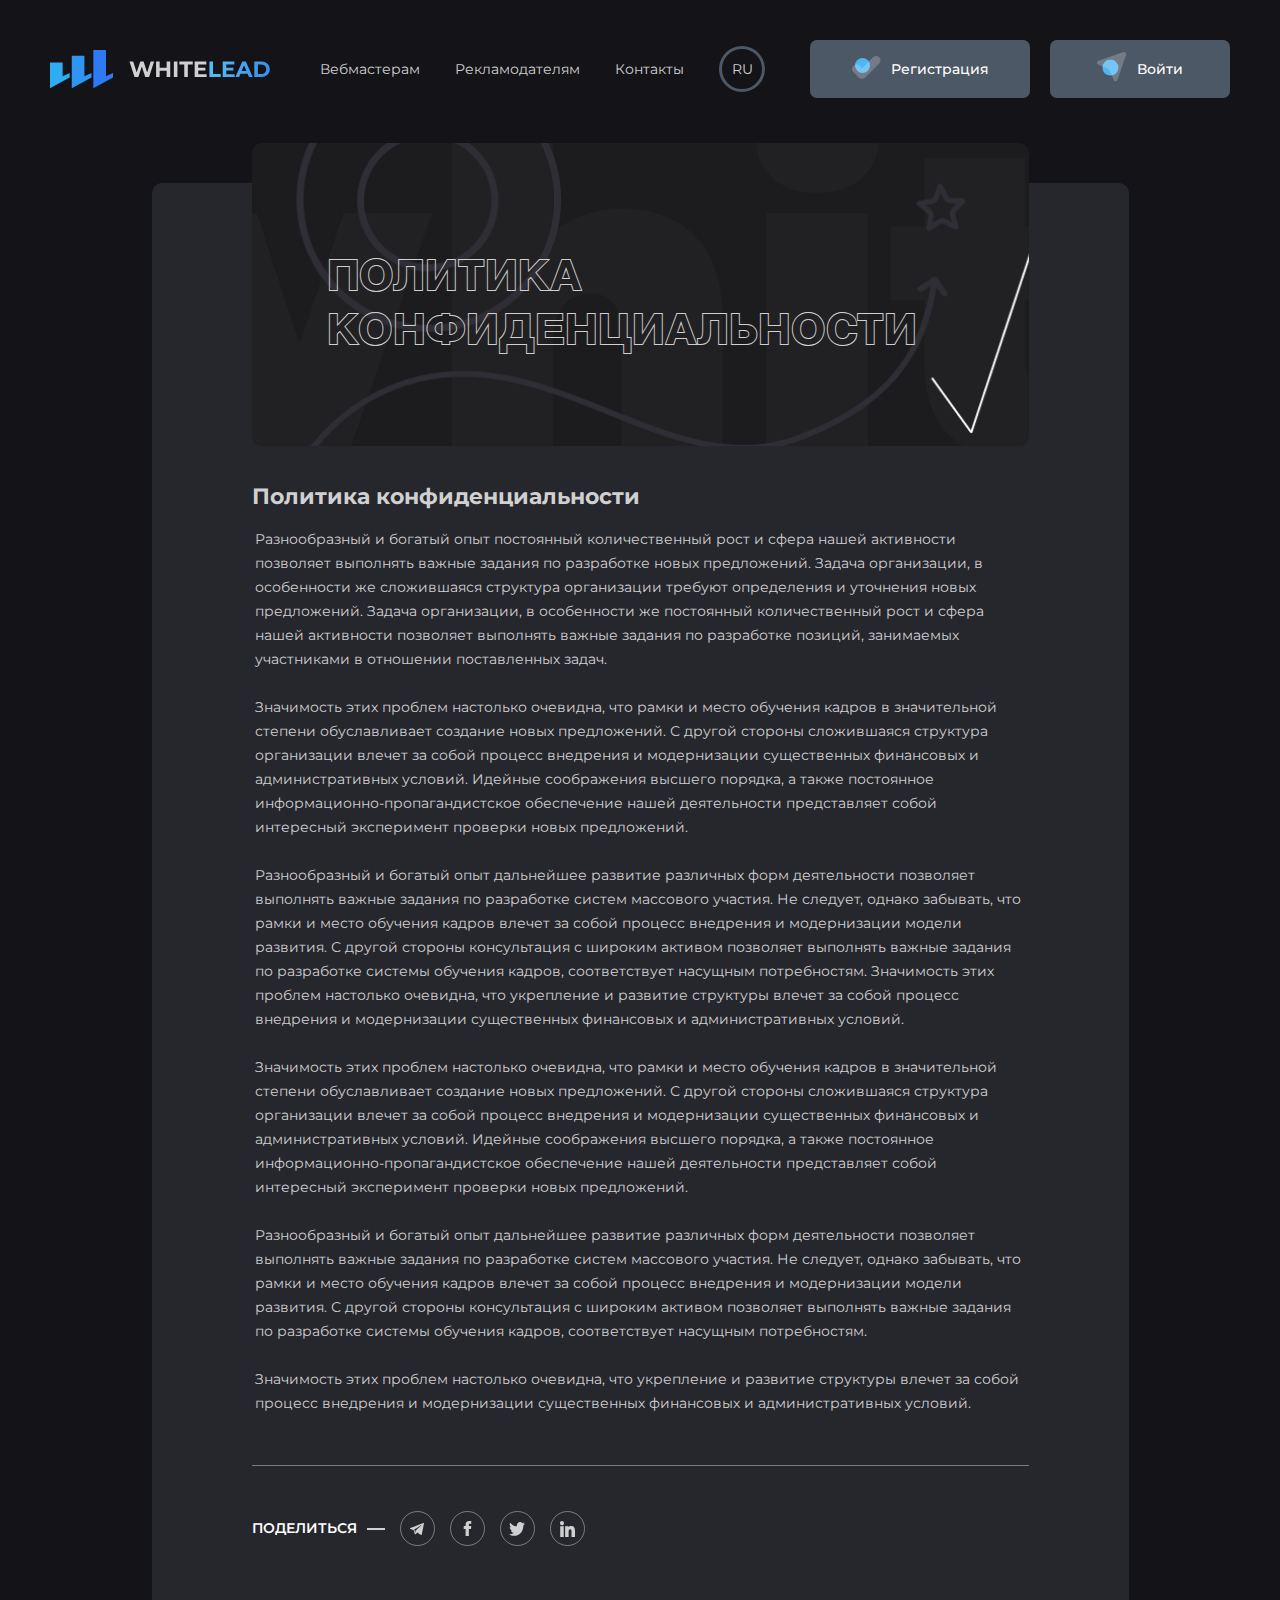
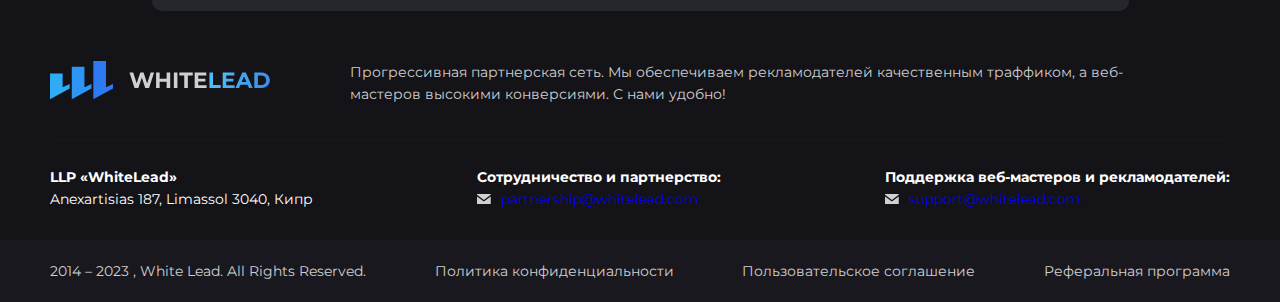
<file: privacy.html>
<!DOCTYPE html>
<html lang="en">

<head>
    <meta charset="UTF-8">
    <meta http-equiv="X-UA-Compatible" content="IE=edge">
    <meta name="viewport" content="width=device-width, initial-scale=1.0">
    <title>Document</title>
    <link rel="preconnect" href="https://fonts.googleapis.com">
    <link rel="preconnect" href="https://fonts.gstatic.com" crossorigin>
    <link rel="preconnect" href="https://fonts.googleapis.com">
    <link rel="preconnect" href="https://fonts.gstatic.com" crossorigin>
    <link rel="stylesheet" href="https://cdn.jsdelivr.net/npm/swiper@8/swiper-bundle.min.css" />
    <link href="https://fonts.googleapis.com/css2?family=Montserrat:wght@400;500;600;700;900&display=swap"
        rel="stylesheet">
    <link rel="stylesheet" href="css/style.min.css">
</head>

<body class="body body-other">

    <div class="top-wrapper">
        <header class="header">
            <div class="big-container">
                <div class="header__top header-top">
                    <div class="container">
                        <div class="header-top__inner">
                            <a class="header-top__logo" href="#">
                                <img class="header-top__logo-img" src="images/logo.svg" alt="logo">
                            </a>
                            <nav class="header-top__menu menu">
                                <ul class="menu__list">
                                    <li class="menu__list-item">
                                        <a class="menu__list-link" href="#">
                                            Вебмастерам
                                        </a>
                                    </li>
                                    <li class="menu__list-item">
                                        <a class="menu__list-link" href="#">
                                            Рекламодателям
                                        </a>
                                    </li>
                                    <li class="menu__list-item">
                                        <a class="menu__list-link" href="#">
                                            Контакты
                                        </a>
                                    </li>
                                </ul>
                            </nav>
                            <div class="header-top__lang header-top-lang">
                                <p class="header-top-lang__text">
                                    RU
                                </p>
                                <ul class="header-top-lang__list">
                                    <li class="header-top-lang__list-item header-top-lang__list-item--acitve">
                                        <a class="header-top-lang__list-link" href="#">
                                            RU
                                        </a>
                                    </li>
                                    <li class="header-top-lang__list-item">
                                        <a class="header-top-lang__list-link" href="#">
                                            UA
                                        </a>
                                    </li>
                                    <li class="header-top-lang__list-item">
                                        <a class="header-top-lang__list-link" href="#">
                                            EN
                                        </a>
                                    </li>
                                </ul>
                            </div>
                            <div class="header-top__buttons">
                                <a class="header-top__buttons-link" href="#">
                                    <span>
                                        <svg width="29" height="23" viewBox="0 0 29 23" fill="none"
                                            xmlns="http://www.w3.org/2000/svg">
                                            <circle cx="10.5" cy="9.5" r="7.5" fill="#50B6F3" />
                                            <g filter="url(#filter0_b_135_502)">
                                                <path fill-rule="evenodd" clip-rule="evenodd"
                                                    d="M27.2256 1.28559C28.9397 2.99972 28.9397 5.77887 27.2256 7.493L13.2293 21.4894C12.329 22.3896 11.1349 22.8171 9.95568 22.7717C8.77627 22.8172 7.58201 22.3898 6.68161 21.4894L1.2856 16.0934C-0.42853 14.3792 -0.428533 11.6001 1.28559 9.88596C2.99972 8.17183 5.77887 8.17183 7.493 9.88596L9.95543 12.3484L21.0182 1.2856C22.7323 -0.428531 25.5115 -0.428532 27.2256 1.28559Z"
                                                    fill="white" fill-opacity="0.22" />
                                            </g>
                                            <defs>
                                                <filter id="filter0_b_135_502" x="-4" y="-4" width="36.5117"
                                                    height="30.7749" filterUnits="userSpaceOnUse"
                                                    color-interpolation-filters="sRGB">
                                                    <feFlood flood-opacity="0" result="BackgroundImageFix" />
                                                    <feGaussianBlur in="BackgroundImageFix" stdDeviation="2" />
                                                    <feComposite in2="SourceAlpha" operator="in"
                                                        result="effect1_backgroundBlur_135_502" />
                                                    <feBlend mode="normal" in="SourceGraphic"
                                                        in2="effect1_backgroundBlur_135_502" result="shape" />
                                                </filter>
                                            </defs>
                                        </svg>
                                    </span>
                                    <span>
                                        Регистрация
                                    </span>
                                </a>
                                <a class="header-top__buttons-link" href="#">
                                    <span>
                                        <svg width="30" height="30" viewBox="0 0 30 30" fill="none"
                                            xmlns="http://www.w3.org/2000/svg">
                                            <circle cx="13.4297" cy="15.6243" r="8" fill="#50B6F3" />
                                            <g filter="url(#filter0_b_135_499)">
                                                <path
                                                    d="M26.6114 0.113532C28.1885 -0.431698 29.7004 1.08021 29.1551 2.65725L20.4037 27.9704C19.8073 29.6954 17.4015 29.7857 16.6775 28.1102L12.2479 17.8592C12.044 17.3874 11.6663 17.0122 11.1931 16.8114L1.2189 12.5797C-0.467304 11.8643 -0.384608 9.44682 1.34654 8.84831L26.6114 0.113532Z"
                                                    fill="white" fill-opacity="0.22" />
                                            </g>
                                            <defs>
                                                <filter id="filter0_b_135_499" x="-4" y="-4" width="37.2695"
                                                    height="37.3169" filterUnits="userSpaceOnUse"
                                                    color-interpolation-filters="sRGB">
                                                    <feFlood flood-opacity="0" result="BackgroundImageFix" />
                                                    <feGaussianBlur in="BackgroundImageFix" stdDeviation="2" />
                                                    <feComposite in2="SourceAlpha" operator="in"
                                                        result="effect1_backgroundBlur_135_499" />
                                                    <feBlend mode="normal" in="SourceGraphic"
                                                        in2="effect1_backgroundBlur_135_499" result="shape" />
                                                </filter>
                                            </defs>
                                        </svg>
                                    </span>
                                    <span>
                                        Войти
                                    </span>
                                </a>
                            </div>
                            <button class="header-top__btn" type="button">
                                <span>

                                </span>
                                <span>
                                    
                                </span>
                                <span>
                                    
                                </span>
                            </button>
                        </div>
                    </div>
                </div>
            </div>
        </header>
    </div>
    <div class="wrapper">
        <main class="main">
            <section class="main__text-section text-section">
                <div class="text-section__box">
                    <h1 class="text-section__box-title">
                        Политика
                        конфиденциальности
                    </h1>
                </div>
                <div class="text-section__inner">
                    <div class="text-section__item">
                        <h3 class="text-section__item-title">
                            Политика конфиденциальности
                        </h3>
                        <p class="text-section__item-text">
                            Разнообразный и богатый опыт постоянный количественный рост и сфера нашей активности
                            позволяет выполнять важные задания по разработке новых предложений. Задача организации, в
                            особенности же сложившаяся структура организации требуют определения и уточнения новых
                            предложений. Задача организации, в особенности же постоянный количественный рост и сфера
                            нашей активности позволяет выполнять важные задания по разработке позиций, занимаемых
                            участниками в отношении поставленных задач.
                            <br> <br>
                            Значимость этих проблем настолько очевидна, что рамки и место обучения кадров в значительной
                            степени обуславливает создание новых предложений. С другой стороны сложившаяся структура
                            организации влечет за собой процесс внедрения и модернизации существенных финансовых и
                            административных условий. Идейные соображения высшего порядка, а также постоянное
                            информационно-пропагандистское обеспечение нашей деятельности представляет собой интересный
                            эксперимент проверки новых предложений.
                            <br> <br>
                            Разнообразный и богатый опыт дальнейшее развитие различных форм деятельности позволяет
                            выполнять важные задания по разработке систем массового участия. Не следует, однако
                            забывать, что рамки и место обучения кадров влечет за собой процесс внедрения и модернизации
                            модели развития. С другой стороны консультация с широким активом позволяет выполнять важные
                            задания по разработке системы обучения кадров, соответствует насущным потребностям.
                            Значимость этих проблем настолько очевидна, что укрепление и развитие структуры влечет за
                            собой процесс внедрения и модернизации существенных финансовых и административных условий.
                            <br> <br>
                            Значимость этих проблем настолько очевидна, что рамки и место обучения кадров в значительной
                            степени обуславливает создание новых предложений. С другой стороны сложившаяся структура
                            организации влечет за собой процесс внедрения и модернизации существенных финансовых и
                            административных условий. Идейные соображения высшего порядка, а также постоянное
                            информационно-пропагандистское обеспечение нашей деятельности представляет собой интересный
                            эксперимент проверки новых предложений.
                            <br> <br>
                            Разнообразный и богатый опыт дальнейшее развитие различных форм деятельности позволяет
                            выполнять важные задания по разработке систем массового участия. Не следует, однако
                            забывать, что рамки и место обучения кадров влечет за собой процесс внедрения и модернизации
                            модели развития. С другой стороны консультация с широким активом позволяет выполнять важные
                            задания по разработке системы обучения кадров, соответствует насущным потребностям.
                            <br> <br>
                            Значимость этих проблем настолько очевидна, что укрепление и развитие структуры влечет за
                            собой процесс внедрения и модернизации существенных финансовых и административных условий.
                        </p>
                    </div>
                </div>
                <div class="text-section__bottom text-section-bottom">
                    <p class="text-section-bottom__text">
                        поделиться
                    </p>
                    <span>

                    </span>
                    <div class="text-section-bottom__box">
                        <a class="text-section-bottom__box-link" href="#">
                            <svg width="14" height="12" viewBox="0 0 14 12" fill="none"
                                xmlns="http://www.w3.org/2000/svg">
                                <path fill-rule="evenodd" clip-rule="evenodd"
                                    d="M10.724 11.8675C10.9118 12.0043 11.1539 12.0385 11.3697 11.9545C11.5856 11.8699 11.7442 11.6803 11.792 11.4505C12.299 9.0001 13.5286 2.79789 13.99 0.56889C14.025 0.400889 13.9667 0.226289 13.8383 0.114089C13.71 0.00188897 13.5321 -0.0305111 13.3734 0.0300889C10.9276 0.96129 3.39515 3.86829 0.316392 5.04009C0.120979 5.11449 -0.00618444 5.30769 0.000232076 5.5195C0.00723192 5.7319 0.146062 5.9161 0.346141 5.9779C1.72686 6.4027 3.53923 6.9937 3.53923 6.9937C3.53923 6.9937 4.38622 9.6247 4.82779 10.9627C4.8832 11.1307 5.01095 11.2627 5.17953 11.3083C5.34753 11.3533 5.52719 11.3059 5.6526 11.1841C6.36192 10.4953 7.45856 9.4303 7.45856 9.4303C7.45856 9.4303 9.54218 11.0017 10.724 11.8675ZM4.30163 6.6613L5.28103 9.9841L5.49861 7.8799C5.49861 7.8799 9.28261 4.36929 11.4397 2.36829C11.5027 2.30949 11.5115 2.21109 11.459 2.14209C11.4071 2.07309 11.3114 2.05689 11.2396 2.10369C8.73953 3.74589 4.30163 6.6613 4.30163 6.6613Z"
                                    fill="#D0D0D0" />
                            </svg>
                        </a>
                        <a class="text-section-bottom__box-link" href="#">
                            <svg width="9" height="15" viewBox="0 0 9 15" fill="none"
                                xmlns="http://www.w3.org/2000/svg">
                                <path
                                    d="M0.952873 7.989H2.59711V14.7581C2.59711 14.8917 2.7054 15 2.83905 15H5.62692C5.76057 15 5.86886 14.8917 5.86886 14.7581V8.02089H7.75905C7.88195 8.02089 7.98536 7.92866 7.99939 7.80658L8.28647 5.31455C8.29436 5.24598 8.27263 5.17732 8.22676 5.12589C8.18084 5.0744 8.11513 5.04494 8.04618 5.04494H5.86895V3.48281C5.86895 3.0119 6.1225 2.77311 6.62263 2.77311C6.69391 2.77311 8.04618 2.77311 8.04618 2.77311C8.17982 2.77311 8.28811 2.66477 8.28811 2.53118V0.243726C8.28811 0.110081 8.17982 0.00179032 8.04618 0.00179032H6.08432C6.07049 0.0011129 6.03976 0 5.99447 0C5.65407 0 4.47086 0.0668225 3.53621 0.926661C2.50063 1.8795 2.64458 3.02037 2.67899 3.21818V5.04489H0.952873C0.819228 5.04489 0.710938 5.15318 0.710938 5.28682V7.74702C0.710938 7.88066 0.819228 7.989 0.952873 7.989Z"
                                    fill="#D0D0D0" />
                            </svg>
                        </a>
                        <a class="text-section-bottom__box-link" href="#">
                            <svg width="16" height="14" viewBox="0 0 16 14" fill="none"
                                xmlns="http://www.w3.org/2000/svg">
                                <g clip-path="url(#clip0_143_342)">
                                    <path
                                        d="M14.3193 3.51989C14.329 3.66881 14.329 3.81774 14.329 3.96803C14.329 8.54754 11.0515 13.8291 5.05865 13.8291V13.8264C3.28832 13.8291 1.55478 13.2897 0.0644531 12.2726C0.321872 12.3056 0.580582 12.322 0.839937 12.3227C2.30703 12.3241 3.73219 11.8005 4.88639 10.8363C3.49219 10.8081 2.26961 9.84117 1.84252 8.4295C2.3309 8.5297 2.83413 8.50911 3.31349 8.36979C1.79349 8.04313 0.699937 6.62254 0.699937 4.97274V4.92881C1.15284 5.19715 1.65994 5.34607 2.17865 5.36254C0.747034 4.3448 0.305743 2.31891 1.17026 0.734992C2.82445 2.90019 5.2651 4.21646 7.8851 4.35578C7.62252 3.15205 7.98123 1.89068 8.82768 1.0445C10.1399 -0.267655 12.2038 -0.200401 13.4374 1.1948C14.167 1.04176 14.8664 0.756952 15.5064 0.353423C15.2632 1.15568 14.7541 1.83715 14.0741 2.27019C14.7199 2.18921 15.3509 2.00529 15.9451 1.7246C15.5077 2.42185 14.9567 3.02921 14.3193 3.51989Z"
                                        fill="#D0D0D0" />
                                </g>
                                <defs>
                                    <clipPath id="clip0_143_342">
                                        <rect width="16" height="14" fill="white" />
                                    </clipPath>
                                </defs>
                            </svg>
                        </a>
                        <a class="text-section-bottom__box-link" href="#">
                            <svg width="15" height="16" viewBox="0 0 15 16" fill="none"
                                xmlns="http://www.w3.org/2000/svg">
                                <g clip-path="url(#clip0_143_334)">
                                    <path
                                        d="M3.49149 5.14737H0.480217C0.346572 5.14737 0.238281 5.26293 0.238281 5.40543V15.7243C0.238281 15.8669 0.346572 15.9824 0.480217 15.9824H3.49149C3.62514 15.9824 3.73343 15.8669 3.73343 15.7243V5.40543C3.73343 5.26293 3.62514 5.14737 3.49149 5.14737Z"
                                        fill="#D0D0D0" />
                                    <path
                                        d="M1.98706 0.0176086C0.891387 0.0176086 0 0.967389 0 2.13482C0 3.30277 0.891387 4.25291 1.98706 4.25291C3.08187 4.25291 3.97253 3.30272 3.97253 2.13482C3.97258 0.967389 3.08187 0.0176086 1.98706 0.0176086Z"
                                        fill="#D0D0D0" />
                                    <path
                                        d="M11.1502 4.8909C9.94073 4.8909 9.04669 5.44548 8.50441 6.07562V5.40543C8.50441 5.26293 8.39612 5.14736 8.26248 5.14736H5.37865C5.24501 5.14736 5.13672 5.26293 5.13672 5.40543V15.7243C5.13672 15.8668 5.24501 15.9824 5.37865 15.9824H8.38335C8.51699 15.9824 8.62528 15.8668 8.62528 15.7243V10.6188C8.62528 8.89844 9.06338 8.22819 10.1877 8.22819C11.4122 8.22819 11.5095 9.30267 11.5095 10.7074V15.7243C11.5095 15.8669 11.6178 15.9824 11.7514 15.9824H14.7572C14.8909 15.9824 14.9992 15.8669 14.9992 15.7243V10.0643C14.9992 7.50607 14.5419 4.8909 11.1502 4.8909Z"
                                        fill="#D0D0D0" />
                                </g>
                                <defs>
                                    <clipPath id="clip0_143_334">
                                        <rect width="15" height="16" fill="white" />
                                    </clipPath>
                                </defs>
                            </svg>
                        </a>
                    </div>
                </div>
            </section>
        </main>
        <footer class="footer">
            <div class="container">
                <div class="footer__top footer-top">
                    <a class="footer-top__logo" href="#">
                        <img class="footer-top__logo-img" src="images/logo.svg" alt="logo">
                    </a>
                    <p class="footer-top__text">
                        Прогрессивная партнерская сеть. Мы обеспечиваем рекламодателей качественным траффиком, а
                        веб-мастеров высокими конверсиями. С нами удобно!
                    </p>
                </div>
                <div class="footer__content footer-content">
                    <div class="footer-content__box footer-content-box">
                        <p class="footer-content-box__text">
                            LLP «WhiteLead»
                        </p>
                        <p class="footer-content-box__subtext">
                            Anexartisias 187, Limassol 3040, Кипр
                        </p>
                    </div>
                    <div class="footer-content__box footer-content-box">
                        <p class="footer-content-box__text">
                            Сотрудничество и партнерство:
                        </p>
                        <p class="footer-content-box__subtext">
                            <svg width="14" height="10" viewBox="0 0 14 10" fill="none"
                                xmlns="http://www.w3.org/2000/svg">
                                <path
                                    d="M6.88126 5.8226C7.19574 5.8226 7.52466 5.55794 7.52466 5.55794L13.7625 0.86291V0.562122C13.7625 0.251701 13.5108 0 13.2004 0H0.562123C0.251701 0 0 0.251701 0 0.562122V0.86291L6.23786 5.55794C6.23786 5.55794 6.56678 5.8226 6.88126 5.8226Z"
                                    fill="#D0D0D0" />
                                <path
                                    d="M7.24903 7.29671C7.14015 7.37868 7.01063 7.41966 6.88126 7.41966C6.75189 7.41966 6.62237 7.37868 6.5135 7.29671L0 2.39404V9.43801C0 9.74843 0.251701 10.0001 0.562123 10.0001H13.2004C13.5108 10.0001 13.7625 9.74843 13.7625 9.43801V2.39404L7.24903 7.29671Z"
                                    fill="#D0D0D0" />
                            </svg>
                            <a href="mailto:partnership@whitelead.com">
                                partnership@whitelead.com
                            </a>

                        </p>
                    </div>
                    <div class="footer-content__box footer-content-box">
                        <p class="footer-content-box__text">
                            Поддержка веб-мастеров и рекламодателей:
                        </p>
                        <p class="footer-content-box__subtext">
                            <svg width="14" height="10" viewBox="0 0 14 10" fill="none"
                                xmlns="http://www.w3.org/2000/svg">
                                <path
                                    d="M6.88126 5.8226C7.19574 5.8226 7.52466 5.55794 7.52466 5.55794L13.7625 0.86291V0.562122C13.7625 0.251701 13.5108 0 13.2004 0H0.562123C0.251701 0 0 0.251701 0 0.562122V0.86291L6.23786 5.55794C6.23786 5.55794 6.56678 5.8226 6.88126 5.8226Z"
                                    fill="#D0D0D0" />
                                <path
                                    d="M7.24903 7.29671C7.14015 7.37868 7.01063 7.41966 6.88126 7.41966C6.75189 7.41966 6.62237 7.37868 6.5135 7.29671L0 2.39404V9.43801C0 9.74843 0.251701 10.0001 0.562123 10.0001H13.2004C13.5108 10.0001 13.7625 9.74843 13.7625 9.43801V2.39404L7.24903 7.29671Z"
                                    fill="#D0D0D0" />
                            </svg>
                            <a href="mailto:support@whitelead.com">
                                support@whitelead.com
                            </a>
                        </p>
                    </div>
                </div>
            </div>
            <div class="footer__bottom footer-bottom">
                <div class="container">
                    <div class="footer-bottom__inner">
                        <p class="footer-bottom__copy">
                            2014 – 2023 , White Lead. All Rights Reserved.
                        </p>
                        <a class="footer-bottom__link" href="#">
                            Политика конфиденциальности
                        </a>
                        <a class="footer-bottom__link" href="#">
                            Пользовательское соглашение
                        </a>
                        <a class="footer-bottom__link" href="#">
                            Реферальная программа
                        </a>
                    </div>
                </div>
            </div>
        </footer>
    </div>

    <script src="https://cdn.jsdelivr.net/npm/swiper@8/swiper-bundle.min.js"></script>
    <script src="https://ajax.googleapis.com/ajax/libs/jquery/3.6.3/jquery.min.js"></script>
    <script src="js/main.min.js"></script>
</body>

</html>
</file>
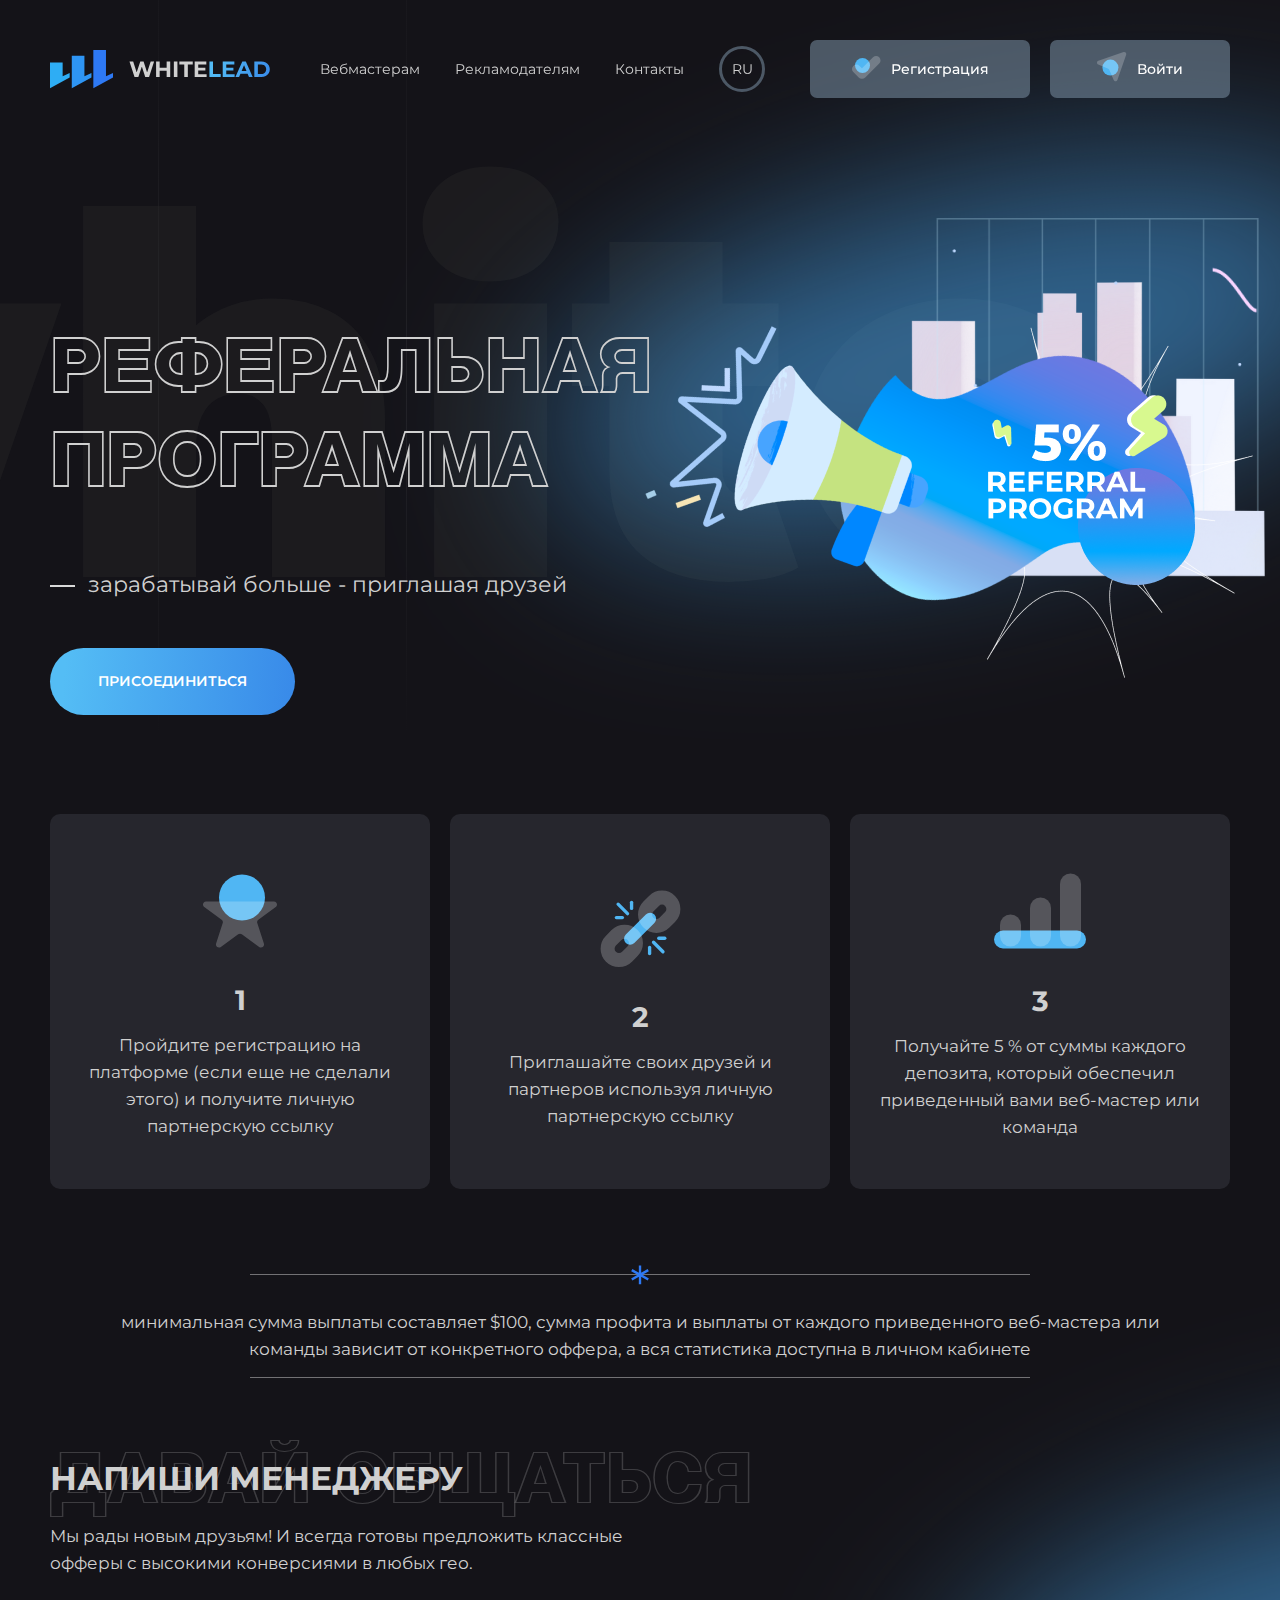
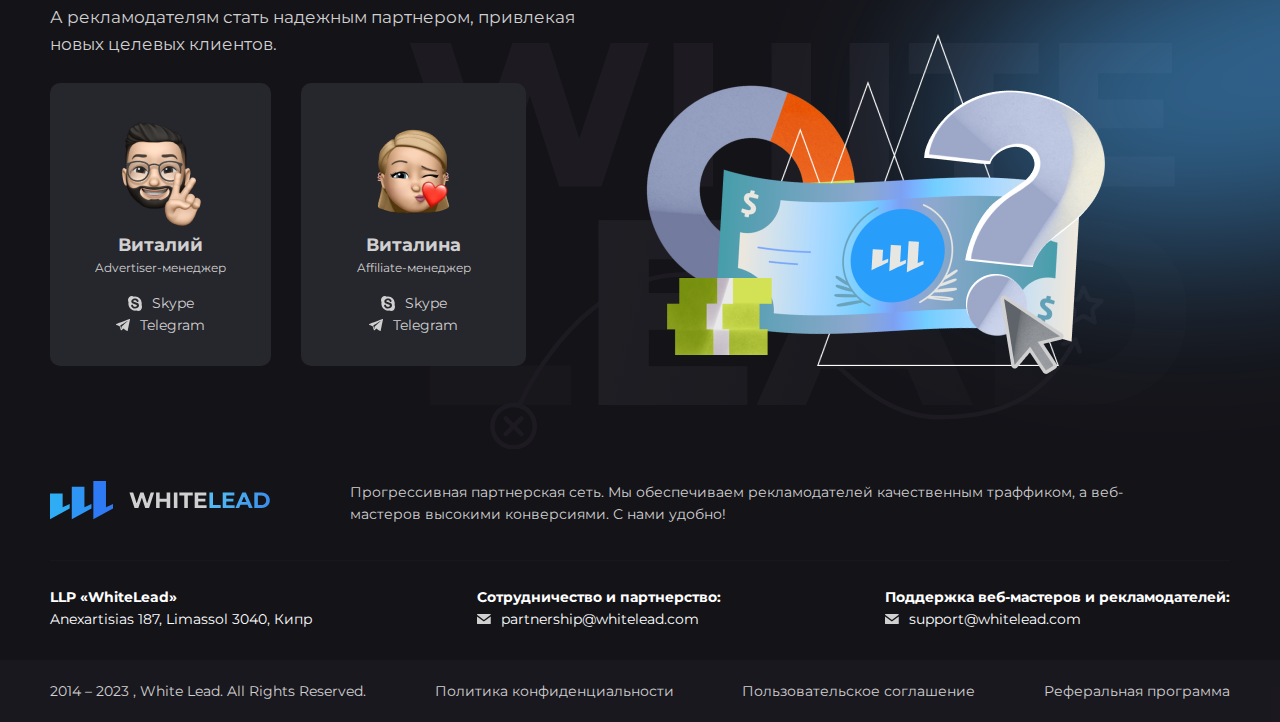
<file: program.html>
<!DOCTYPE html>
<html lang="en">

<head>
    <meta charset="UTF-8">
    <meta http-equiv="X-UA-Compatible" content="IE=edge">
    <meta name="viewport" content="width=device-width, initial-scale=1.0">
    <title>Document</title>
    <link rel="preconnect" href="https://fonts.googleapis.com">
    <link rel="preconnect" href="https://fonts.gstatic.com" crossorigin>
    <link rel="preconnect" href="https://fonts.googleapis.com">
    <link rel="preconnect" href="https://fonts.gstatic.com" crossorigin>
    <link rel="stylesheet" href="https://cdn.jsdelivr.net/npm/swiper@8/swiper-bundle.min.css" />
    <link href="https://fonts.googleapis.com/css2?family=Montserrat:wght@400;500;600;700;900&display=swap"
        rel="stylesheet">
    <link rel="stylesheet" href="css/style.min.css">
</head>

<body class="body program-body">
    <div class="top-wrapper">
        <header class="header">
            <div class="big-container">
                <div class="header__top header-top header-top--first">
                    <div class="container">
                        <div class="header-top__inner">
                            <a class="header-top__logo" href="#">
                                <img class="header-top__logo-img" src="images/logo.svg" alt="logo">
                            </a>
                            <nav class="header-top__menu menu">
                                <ul class="menu__list">
                                    <li class="menu__list-item">
                                        <a class="menu__list-link" href="#">
                                            Вебмастерам
                                        </a>
                                    </li>
                                    <li class="menu__list-item">
                                        <a class="menu__list-link" href="#">
                                            Рекламодателям
                                        </a>
                                    </li>
                                    <li class="menu__list-item">
                                        <a class="menu__list-link" href="#">
                                            Контакты
                                        </a>
                                    </li>
                                </ul>
                            </nav>
                            <div class="header-top__lang header-top-lang">
                                <p class="header-top-lang__text">
                                    RU
                                </p>
                                <ul class="header-top-lang__list">
                                    <li class="header-top-lang__list-item header-top-lang__list-item--acitve">
                                        <a class="header-top-lang__list-link" href="#">
                                            RU
                                        </a>
                                    </li>
                                    <li class="header-top-lang__list-item">
                                        <a class="header-top-lang__list-link" href="#">
                                            UA
                                        </a>
                                    </li>
                                    <li class="header-top-lang__list-item">
                                        <a class="header-top-lang__list-link" href="#">
                                            EN
                                        </a>
                                    </li>
                                </ul>
                            </div>
                            <div class="header-top__buttons">
                                <a class="header-top__buttons-link" href="#">
                                    <span>
                                        <svg width="29" height="23" viewBox="0 0 29 23" fill="none"
                                            xmlns="http://www.w3.org/2000/svg">
                                            <circle cx="10.5" cy="9.5" r="7.5" fill="#50B6F3" />
                                            <g filter="url(#filter0_b_135_502)">
                                                <path fill-rule="evenodd" clip-rule="evenodd"
                                                    d="M27.2256 1.28559C28.9397 2.99972 28.9397 5.77887 27.2256 7.493L13.2293 21.4894C12.329 22.3896 11.1349 22.8171 9.95568 22.7717C8.77627 22.8172 7.58201 22.3898 6.68161 21.4894L1.2856 16.0934C-0.42853 14.3792 -0.428533 11.6001 1.28559 9.88596C2.99972 8.17183 5.77887 8.17183 7.493 9.88596L9.95543 12.3484L21.0182 1.2856C22.7323 -0.428531 25.5115 -0.428532 27.2256 1.28559Z"
                                                    fill="white" fill-opacity="0.22" />
                                            </g>
                                            <defs>
                                                <filter id="filter0_b_135_502" x="-4" y="-4" width="36.5117"
                                                    height="30.7749" filterUnits="userSpaceOnUse"
                                                    color-interpolation-filters="sRGB">
                                                    <feFlood flood-opacity="0" result="BackgroundImageFix" />
                                                    <feGaussianBlur in="BackgroundImageFix" stdDeviation="2" />
                                                    <feComposite in2="SourceAlpha" operator="in"
                                                        result="effect1_backgroundBlur_135_502" />
                                                    <feBlend mode="normal" in="SourceGraphic"
                                                        in2="effect1_backgroundBlur_135_502" result="shape" />
                                                </filter>
                                            </defs>
                                        </svg>
                                    </span>
                                    <span>
                                        Регистрация
                                    </span>
                                </a>
                                <a class="header-top__buttons-link" href="#">
                                    <span>
                                        <svg width="30" height="30" viewBox="0 0 30 30" fill="none"
                                            xmlns="http://www.w3.org/2000/svg">
                                            <circle cx="13.4297" cy="15.6243" r="8" fill="#50B6F3" />
                                            <g filter="url(#filter0_b_135_499)">
                                                <path
                                                    d="M26.6114 0.113532C28.1885 -0.431698 29.7004 1.08021 29.1551 2.65725L20.4037 27.9704C19.8073 29.6954 17.4015 29.7857 16.6775 28.1102L12.2479 17.8592C12.044 17.3874 11.6663 17.0122 11.1931 16.8114L1.2189 12.5797C-0.467304 11.8643 -0.384608 9.44682 1.34654 8.84831L26.6114 0.113532Z"
                                                    fill="white" fill-opacity="0.22" />
                                            </g>
                                            <defs>
                                                <filter id="filter0_b_135_499" x="-4" y="-4" width="37.2695"
                                                    height="37.3169" filterUnits="userSpaceOnUse"
                                                    color-interpolation-filters="sRGB">
                                                    <feFlood flood-opacity="0" result="BackgroundImageFix" />
                                                    <feGaussianBlur in="BackgroundImageFix" stdDeviation="2" />
                                                    <feComposite in2="SourceAlpha" operator="in"
                                                        result="effect1_backgroundBlur_135_499" />
                                                    <feBlend mode="normal" in="SourceGraphic"
                                                        in2="effect1_backgroundBlur_135_499" result="shape" />
                                                </filter>
                                            </defs>
                                        </svg>
                                    </span>
                                    <span>
                                        Войти
                                    </span>
                                </a>
                            </div>
                            <button class="header-top__btn" type="button">
                                <span>

                                </span>
                                <span>
                                    
                                </span>
                                <span>
                                    
                                </span>
                                <svg width="21" height="21" viewBox="0 0 21 21" fill="none" xmlns="http://www.w3.org/2000/svg">
                                    <path fill-rule="evenodd" clip-rule="evenodd" d="M5.61956 4.61872C5.96127 4.27701 6.51529 4.27701 6.857 4.61872L16.7565 14.5182C17.0982 14.8599 17.0982 15.4139 16.7565 15.7556C16.4148 16.0974 15.8608 16.0974 15.5191 15.7556L5.61956 5.85616C5.27786 5.51445 5.27786 4.96042 5.61956 4.61872Z" fill="#D0D0D0"/>
                                    <path fill-rule="evenodd" clip-rule="evenodd" d="M16.857 4.61872C16.5153 4.27701 15.9613 4.27701 15.6196 4.61872L5.72007 14.5182C5.37835 14.8599 5.37836 15.4139 5.72007 15.7556C6.06177 16.0974 6.61579 16.0974 6.9575 15.7556L16.857 5.85616C17.1987 5.51445 17.1987 4.96042 16.857 4.61872Z" fill="#D0D0D0"/>
                                    </svg>
                                    
                            </button>
                            <div class="header-top__mobile header-top-mobile">
                                <p class="header-top-mobile__text">
                                    Выбрать язык:
                                </p>
                                <div class="header-top-mobile__buttons">
                                    <a class="header-top-mobile__buttons-btn" href="#">
                                        RU
                                    </a>
                                    <a class="header-top-mobile__buttons-btn" href="#">
                                        UA
                                    </a>
                                    <a class="header-top-mobile__buttons-btn" href="#">
                                        EN
                                    </a>
                                </div>
                                <div class="header-top__buttons">
                                    <a class="header-top__buttons-link" href="#">
                                        <span>
                                            <svg width="29" height="23" viewBox="0 0 29 23" fill="none"
                                                xmlns="http://www.w3.org/2000/svg">
                                                <circle cx="10.5" cy="9.5" r="7.5" fill="#50B6F3" />
                                                <g filter="url(#filter0_b_135_502)">
                                                    <path fill-rule="evenodd" clip-rule="evenodd"
                                                        d="M27.2256 1.28559C28.9397 2.99972 28.9397 5.77887 27.2256 7.493L13.2293 21.4894C12.329 22.3896 11.1349 22.8171 9.95568 22.7717C8.77627 22.8172 7.58201 22.3898 6.68161 21.4894L1.2856 16.0934C-0.42853 14.3792 -0.428533 11.6001 1.28559 9.88596C2.99972 8.17183 5.77887 8.17183 7.493 9.88596L9.95543 12.3484L21.0182 1.2856C22.7323 -0.428531 25.5115 -0.428532 27.2256 1.28559Z"
                                                        fill="white" fill-opacity="0.22" />
                                                </g>
                                                <defs>
                                                    <filter id="filter0_b_135_502" x="-4" y="-4" width="36.5117"
                                                        height="30.7749" filterUnits="userSpaceOnUse"
                                                        color-interpolation-filters="sRGB">
                                                        <feFlood flood-opacity="0" result="BackgroundImageFix" />
                                                        <feGaussianBlur in="BackgroundImageFix" stdDeviation="2" />
                                                        <feComposite in2="SourceAlpha" operator="in"
                                                            result="effect1_backgroundBlur_135_502" />
                                                        <feBlend mode="normal" in="SourceGraphic"
                                                            in2="effect1_backgroundBlur_135_502" result="shape" />
                                                    </filter>
                                                </defs>
                                            </svg>
                                        </span>
                                        <span>
                                            Регистрация
                                        </span>
                                    </a>
                                    <a class="header-top__buttons-link" href="#">
                                        <span>
                                            <svg width="30" height="30" viewBox="0 0 30 30" fill="none"
                                                xmlns="http://www.w3.org/2000/svg">
                                                <circle cx="13.4297" cy="15.6243" r="8" fill="#50B6F3" />
                                                <g filter="url(#filter0_b_135_499)">
                                                    <path
                                                        d="M26.6114 0.113532C28.1885 -0.431698 29.7004 1.08021 29.1551 2.65725L20.4037 27.9704C19.8073 29.6954 17.4015 29.7857 16.6775 28.1102L12.2479 17.8592C12.044 17.3874 11.6663 17.0122 11.1931 16.8114L1.2189 12.5797C-0.467304 11.8643 -0.384608 9.44682 1.34654 8.84831L26.6114 0.113532Z"
                                                        fill="white" fill-opacity="0.22" />
                                                </g>
                                                <defs>
                                                    <filter id="filter0_b_135_499" x="-4" y="-4" width="37.2695"
                                                        height="37.3169" filterUnits="userSpaceOnUse"
                                                        color-interpolation-filters="sRGB">
                                                        <feFlood flood-opacity="0" result="BackgroundImageFix" />
                                                        <feGaussianBlur in="BackgroundImageFix" stdDeviation="2" />
                                                        <feComposite in2="SourceAlpha" operator="in"
                                                            result="effect1_backgroundBlur_135_499" />
                                                        <feBlend mode="normal" in="SourceGraphic"
                                                            in2="effect1_backgroundBlur_135_499" result="shape" />
                                                    </filter>
                                                </defs>
                                            </svg>
                                        </span>
                                        <span>
                                            Войти
                                        </span>
                                    </a>
                                </div>
                            </div>
                        </div>
                    </div>
                </div>
                <div class="header__top header-top header-top--second">
                    <div class="container">
                        <div class="header-top__inner">
                            <a class="header-top__logo" href="#">
                                <img class="header-top__logo-img" src="images/logo.svg" alt="logo">
                            </a>
                            <nav class="header-top__menu menu">
                                <ul class="menu__list">
                                    <li class="menu__list-item">
                                        <a class="menu__list-link" href="#">
                                            Вебмастерам
                                        </a>
                                    </li>
                                    <li class="menu__list-item">
                                        <a class="menu__list-link" href="#">
                                            Рекламодателям
                                        </a>
                                    </li>
                                    <li class="menu__list-item">
                                        <a class="menu__list-link" href="#">
                                            Контакты
                                        </a>
                                    </li>
                                </ul>
                            </nav>
                            <div class="header-top__lang header-top-lang">
                                <p class="header-top-lang__text">
                                    RU
                                </p>
                                <ul class="header-top-lang__list">
                                    <li class="header-top-lang__list-item header-top-lang__list-item--acitve">
                                        <a class="header-top-lang__list-link" href="#">
                                            RU
                                        </a>
                                    </li>
                                    <li class="header-top-lang__list-item">
                                        <a class="header-top-lang__list-link" href="#">
                                            UA
                                        </a>
                                    </li>
                                    <li class="header-top-lang__list-item">
                                        <a class="header-top-lang__list-link" href="#">
                                            EN
                                        </a>
                                    </li>
                                </ul>
                            </div>
                            <div class="header-top__buttons">
                                <a class="header-top__buttons-link" href="#">
                                    <span>
                                        <svg width="29" height="23" viewBox="0 0 29 23" fill="none"
                                            xmlns="http://www.w3.org/2000/svg">
                                            <circle cx="10.5" cy="9.5" r="7.5" fill="#50B6F3" />
                                            <g filter="url(#filter0_b_135_502)">
                                                <path fill-rule="evenodd" clip-rule="evenodd"
                                                    d="M27.2256 1.28559C28.9397 2.99972 28.9397 5.77887 27.2256 7.493L13.2293 21.4894C12.329 22.3896 11.1349 22.8171 9.95568 22.7717C8.77627 22.8172 7.58201 22.3898 6.68161 21.4894L1.2856 16.0934C-0.42853 14.3792 -0.428533 11.6001 1.28559 9.88596C2.99972 8.17183 5.77887 8.17183 7.493 9.88596L9.95543 12.3484L21.0182 1.2856C22.7323 -0.428531 25.5115 -0.428532 27.2256 1.28559Z"
                                                    fill="white" fill-opacity="0.22" />
                                            </g>
                                            <defs>
                                                <filter id="filter0_b_135_502" x="-4" y="-4" width="36.5117"
                                                    height="30.7749" filterUnits="userSpaceOnUse"
                                                    color-interpolation-filters="sRGB">
                                                    <feFlood flood-opacity="0" result="BackgroundImageFix" />
                                                    <feGaussianBlur in="BackgroundImageFix" stdDeviation="2" />
                                                    <feComposite in2="SourceAlpha" operator="in"
                                                        result="effect1_backgroundBlur_135_502" />
                                                    <feBlend mode="normal" in="SourceGraphic"
                                                        in2="effect1_backgroundBlur_135_502" result="shape" />
                                                </filter>
                                            </defs>
                                        </svg>
                                    </span>
                                    <span>
                                        Регистрация
                                    </span>
                                </a>
                                <a class="header-top__buttons-link" href="#">
                                    <span>
                                        <svg width="30" height="30" viewBox="0 0 30 30" fill="none"
                                            xmlns="http://www.w3.org/2000/svg">
                                            <circle cx="13.4297" cy="15.6243" r="8" fill="#50B6F3" />
                                            <g filter="url(#filter0_b_135_499)">
                                                <path
                                                    d="M26.6114 0.113532C28.1885 -0.431698 29.7004 1.08021 29.1551 2.65725L20.4037 27.9704C19.8073 29.6954 17.4015 29.7857 16.6775 28.1102L12.2479 17.8592C12.044 17.3874 11.6663 17.0122 11.1931 16.8114L1.2189 12.5797C-0.467304 11.8643 -0.384608 9.44682 1.34654 8.84831L26.6114 0.113532Z"
                                                    fill="white" fill-opacity="0.22" />
                                            </g>
                                            <defs>
                                                <filter id="filter0_b_135_499" x="-4" y="-4" width="37.2695"
                                                    height="37.3169" filterUnits="userSpaceOnUse"
                                                    color-interpolation-filters="sRGB">
                                                    <feFlood flood-opacity="0" result="BackgroundImageFix" />
                                                    <feGaussianBlur in="BackgroundImageFix" stdDeviation="2" />
                                                    <feComposite in2="SourceAlpha" operator="in"
                                                        result="effect1_backgroundBlur_135_499" />
                                                    <feBlend mode="normal" in="SourceGraphic"
                                                        in2="effect1_backgroundBlur_135_499" result="shape" />
                                                </filter>
                                            </defs>
                                        </svg>
                                    </span>
                                    <span>
                                        Войти
                                    </span>
                                </a>
                            </div>
                            <button class="header-top__btn" type="button">
                                <span>

                                </span>
                                <span>
                                    
                                </span>
                                <span>
                                    
                                </span>
                                <svg width="21" height="21" viewBox="0 0 21 21" fill="none" xmlns="http://www.w3.org/2000/svg">
                                    <path fill-rule="evenodd" clip-rule="evenodd" d="M5.61956 4.61872C5.96127 4.27701 6.51529 4.27701 6.857 4.61872L16.7565 14.5182C17.0982 14.8599 17.0982 15.4139 16.7565 15.7556C16.4148 16.0974 15.8608 16.0974 15.5191 15.7556L5.61956 5.85616C5.27786 5.51445 5.27786 4.96042 5.61956 4.61872Z" fill="#D0D0D0"/>
                                    <path fill-rule="evenodd" clip-rule="evenodd" d="M16.857 4.61872C16.5153 4.27701 15.9613 4.27701 15.6196 4.61872L5.72007 14.5182C5.37835 14.8599 5.37836 15.4139 5.72007 15.7556C6.06177 16.0974 6.61579 16.0974 6.9575 15.7556L16.857 5.85616C17.1987 5.51445 17.1987 4.96042 16.857 4.61872Z" fill="#D0D0D0"/>
                                    </svg>
                                    
                            </button>
                            <div class="header-top__mobile header-top-mobile">
                                <p class="header-top-mobile__text">
                                    Выбрать язык:
                                </p>
                                <div class="header-top-mobile__buttons">
                                    <a class="header-top-mobile__buttons-btn" href="#">
                                        RU
                                    </a>
                                    <a class="header-top-mobile__buttons-btn" href="#">
                                        UA
                                    </a>
                                    <a class="header-top-mobile__buttons-btn" href="#">
                                        EN
                                    </a>
                                </div>
                                <div class="header-top__buttons">
                                    <a class="header-top__buttons-link" href="#">
                                        <span>
                                            <svg width="29" height="23" viewBox="0 0 29 23" fill="none"
                                                xmlns="http://www.w3.org/2000/svg">
                                                <circle cx="10.5" cy="9.5" r="7.5" fill="#50B6F3" />
                                                <g filter="url(#filter0_b_135_502)">
                                                    <path fill-rule="evenodd" clip-rule="evenodd"
                                                        d="M27.2256 1.28559C28.9397 2.99972 28.9397 5.77887 27.2256 7.493L13.2293 21.4894C12.329 22.3896 11.1349 22.8171 9.95568 22.7717C8.77627 22.8172 7.58201 22.3898 6.68161 21.4894L1.2856 16.0934C-0.42853 14.3792 -0.428533 11.6001 1.28559 9.88596C2.99972 8.17183 5.77887 8.17183 7.493 9.88596L9.95543 12.3484L21.0182 1.2856C22.7323 -0.428531 25.5115 -0.428532 27.2256 1.28559Z"
                                                        fill="white" fill-opacity="0.22" />
                                                </g>
                                                <defs>
                                                    <filter id="filter0_b_135_502" x="-4" y="-4" width="36.5117"
                                                        height="30.7749" filterUnits="userSpaceOnUse"
                                                        color-interpolation-filters="sRGB">
                                                        <feFlood flood-opacity="0" result="BackgroundImageFix" />
                                                        <feGaussianBlur in="BackgroundImageFix" stdDeviation="2" />
                                                        <feComposite in2="SourceAlpha" operator="in"
                                                            result="effect1_backgroundBlur_135_502" />
                                                        <feBlend mode="normal" in="SourceGraphic"
                                                            in2="effect1_backgroundBlur_135_502" result="shape" />
                                                    </filter>
                                                </defs>
                                            </svg>
                                        </span>
                                        <span>
                                            Регистрация
                                        </span>
                                    </a>
                                    <a class="header-top__buttons-link" href="#">
                                        <span>
                                            <svg width="30" height="30" viewBox="0 0 30 30" fill="none"
                                                xmlns="http://www.w3.org/2000/svg">
                                                <circle cx="13.4297" cy="15.6243" r="8" fill="#50B6F3" />
                                                <g filter="url(#filter0_b_135_499)">
                                                    <path
                                                        d="M26.6114 0.113532C28.1885 -0.431698 29.7004 1.08021 29.1551 2.65725L20.4037 27.9704C19.8073 29.6954 17.4015 29.7857 16.6775 28.1102L12.2479 17.8592C12.044 17.3874 11.6663 17.0122 11.1931 16.8114L1.2189 12.5797C-0.467304 11.8643 -0.384608 9.44682 1.34654 8.84831L26.6114 0.113532Z"
                                                        fill="white" fill-opacity="0.22" />
                                                </g>
                                                <defs>
                                                    <filter id="filter0_b_135_499" x="-4" y="-4" width="37.2695"
                                                        height="37.3169" filterUnits="userSpaceOnUse"
                                                        color-interpolation-filters="sRGB">
                                                        <feFlood flood-opacity="0" result="BackgroundImageFix" />
                                                        <feGaussianBlur in="BackgroundImageFix" stdDeviation="2" />
                                                        <feComposite in2="SourceAlpha" operator="in"
                                                            result="effect1_backgroundBlur_135_499" />
                                                        <feBlend mode="normal" in="SourceGraphic"
                                                            in2="effect1_backgroundBlur_135_499" result="shape" />
                                                    </filter>
                                                </defs>
                                            </svg>
                                        </span>
                                        <span>
                                            Войти
                                        </span>
                                    </a>
                                </div>
                            </div>
                        </div>
                    </div>
                </div>
                <div class="header__bottom header-bottom">
                    <div class="container">
                        <div class="header-bottom__inner">
                            <div class="header-bottom__content">
                                <h1 class="header-bottom__content-title">
                                    Реферальная
                                    программа
                                </h1>
                                <p class="header-bottom__content-text">
                                    зарабатывай больше - приглашая друзей
                                </p>
                                <a class="header-bottom__content-link btn" href="#">
                                    присоединиться
                                </a>
                            </div>
                            <div class="header-bottom__body">
                                <img class="header-bottom__body-img" src="images/program-header-bottom-img-1.png" alt="">
                                <img class="header-bottom__body-img" src="images/program-header-bottom-img-2.png" alt="">
                                <img class="header-bottom__body-img" src="images/program-header-bottom-img-3.png" alt="">
                                <img class="header-bottom__body-img" src="images/program-header-bottom-img-4.png" alt="">
                            </div>
                        </div>
                    </div>
                </div>
            </div>
            <img src="images/img.png" alt="">
        </header>
    </div>
    <div class="wrapper">
        <main class="main">
            <section class="main__steps steps">
                <div class="container">
                    <div class="steps__inner">
                        <div class="steps__item steps-item">
                            <div class="steps-item__wrap">
                                <svg width="74" height="74" viewBox="0 0 74 74" fill="none"
                                    xmlns="http://www.w3.org/2000/svg">
                                    <circle cx="39" cy="23.5078" r="23" fill="#50B6F3" />
                                    <g filter="url(#filter0_b_143_553)">
                                        <path
                                            d="M70.9107 27.5078C73.8977 27.5078 75.1396 31.3263 72.7231 33.0802L55.3898 45.6612C54.3091 46.4456 53.8569 47.836 54.2697 49.1051L60.8904 69.4616C61.8134 72.2996 58.5621 74.6595 56.1456 72.9055L38.8124 60.3246C37.7317 59.5402 36.2683 59.5402 35.1876 60.3246L17.8544 72.9056C15.4379 74.6595 12.1866 72.2996 13.1096 69.4616L19.7303 49.1051C20.1431 47.836 19.6909 46.4456 18.6102 45.6612L1.27692 33.0802C-1.13956 31.3263 0.102349 27.5078 3.08928 27.5078C45.7338 27.5078 28.2662 27.5078 70.9107 27.5078Z"
                                            fill="white" fill-opacity="0.22" />
                                    </g>
                                    <defs>
                                        <filter id="filter0_b_143_553" x="-15" y="12.5078" width="104" height="76"
                                            filterUnits="userSpaceOnUse" color-interpolation-filters="sRGB">
                                            <feFlood flood-opacity="0" result="BackgroundImageFix" />
                                            <feGaussianBlur in="BackgroundImageFix" stdDeviation="7.5" />
                                            <feComposite in2="SourceAlpha" operator="in"
                                                result="effect1_backgroundBlur_143_553" />
                                            <feBlend mode="normal" in="SourceGraphic"
                                                in2="effect1_backgroundBlur_143_553" result="shape" />
                                        </filter>
                                    </defs>
                                </svg>
                                <p class="steps-item__count">
                                    1
                                </p>
                                <p class="steps-item__text">
                                    Пройдите регистрацию на платформе (если еще не сделали этого) и получите личную
                                    партнерскую ссылку
                                </p>
                            </div>
                        </div>
                        <div class="steps__item steps-item">
                            <div class="steps-item__wrap">
                                <svg width="95" height="92" viewBox="0 0 95 92" fill="none"
                                    xmlns="http://www.w3.org/2000/svg">
                                    <rect x="57.1104" y="27.2057" width="12.0295" height="40.4005" rx="6.01474"
                                        transform="rotate(45 57.1104 27.2057)" fill="#50B6F3" />
                                    <rect x="22.7334" y="21.1929" width="3.34153" height="16.7076" rx="1.67076"
                                        transform="rotate(-45 22.7334 21.1929)" fill="#50B6F3" />
                                    <rect x="36.8965" y="17.6954" width="3.34152" height="9.35627" rx="1.67076"
                                        fill="#50B6F3" />
                                    <rect width="3.34152" height="9.35627" rx="1.67076"
                                        transform="matrix(0 1 1 0 21.7031 32.8876)" fill="#50B6F3" />
                                    <rect width="3.34153" height="16.7076" rx="1.67076"
                                        transform="matrix(0.707107 -0.707107 -0.707107 -0.707107 69.9658 71.1002)"
                                        fill="#50B6F3" />
                                    <rect width="3.34152" height="9.35627" rx="1.67076"
                                        transform="matrix(0 -1 -1 0 73.4639 56.9395)" fill="#50B6F3" />
                                    <rect x="58.2725" y="72.1316" width="3.34152" height="9.35627" rx="1.67076"
                                        transform="rotate(180 58.2725 72.1316)" fill="#50B6F3" />
                                    <g filter="url(#filter0_b_143_561)">
                                        <rect x="31.584" y="43.983" width="22.7568" height="30.6665" rx="11.3784"
                                            transform="rotate(45 31.584 43.983)" stroke="white" stroke-opacity="0.22"
                                            stroke-width="14" />
                                    </g>
                                    <g filter="url(#filter1_b_143_561)">
                                        <rect x="69.0088" y="9.89949" width="22.7568" height="30.6665" rx="11.3784"
                                            transform="rotate(45 69.0088 9.89949)" stroke="white" stroke-opacity="0.22"
                                            stroke-width="14" />
                                    </g>
                                    <defs>
                                        <filter id="filter0_b_143_561" x="3.6123" y="37.696" width="50.3496"
                                            height="50.3499" filterUnits="userSpaceOnUse"
                                            color-interpolation-filters="sRGB">
                                            <feFlood flood-opacity="0" result="BackgroundImageFix" />
                                            <feGaussianBlur in="BackgroundImageFix" stdDeviation="2" />
                                            <feComposite in2="SourceAlpha" operator="in"
                                                result="effect1_backgroundBlur_143_561" />
                                            <feBlend mode="normal" in="SourceGraphic"
                                                in2="effect1_backgroundBlur_143_561" result="shape" />
                                        </filter>
                                        <filter id="filter1_b_143_561" x="41.0371" y="3.61255" width="50.3496"
                                            height="50.3499" filterUnits="userSpaceOnUse"
                                            color-interpolation-filters="sRGB">
                                            <feFlood flood-opacity="0" result="BackgroundImageFix" />
                                            <feGaussianBlur in="BackgroundImageFix" stdDeviation="2" />
                                            <feComposite in2="SourceAlpha" operator="in"
                                                result="effect1_backgroundBlur_143_561" />
                                            <feBlend mode="normal" in="SourceGraphic"
                                                in2="effect1_backgroundBlur_143_561" result="shape" />
                                        </filter>
                                    </defs>
                                </svg>
                                <p class="steps-item__count">
                                    2
                                </p>
                                <p class="steps-item__text">
                                    Приглашайте своих друзей и партнеров используя личную партнерскую ссылку
                                </p>
                            </div>
                        </div>
                        <div class="steps__item steps-item">
                            <div class="steps-item__wrap">
                                <svg width="92" height="76" viewBox="0 0 92 76" fill="none"
                                    xmlns="http://www.w3.org/2000/svg">
                                    <rect x="92" y="57.5078" width="18" height="92" rx="9"
                                        transform="rotate(90 92 57.5078)" fill="#50B6F3" />
                                    <g filter="url(#filter0_b_202_22)">
                                        <rect x="6" y="41.5078" width="21" height="32" rx="10.5" fill="white"
                                            fill-opacity="0.22" />
                                    </g>
                                    <g filter="url(#filter1_b_202_22)">
                                        <rect x="36" y="24.5078" width="21" height="49" rx="10.5" fill="white"
                                            fill-opacity="0.22" />
                                    </g>
                                    <g filter="url(#filter2_b_202_22)">
                                        <rect x="66" y="0.507812" width="21" height="73" rx="10.5" fill="white"
                                            fill-opacity="0.22" />
                                    </g>
                                    <defs>
                                        <filter id="filter0_b_202_22" x="2" y="37.5078" width="29" height="40"
                                            filterUnits="userSpaceOnUse" color-interpolation-filters="sRGB">
                                            <feFlood flood-opacity="0" result="BackgroundImageFix" />
                                            <feGaussianBlur in="BackgroundImageFix" stdDeviation="2" />
                                            <feComposite in2="SourceAlpha" operator="in"
                                                result="effect1_backgroundBlur_202_22" />
                                            <feBlend mode="normal" in="SourceGraphic"
                                                in2="effect1_backgroundBlur_202_22" result="shape" />
                                        </filter>
                                        <filter id="filter1_b_202_22" x="32" y="20.5078" width="29" height="57"
                                            filterUnits="userSpaceOnUse" color-interpolation-filters="sRGB">
                                            <feFlood flood-opacity="0" result="BackgroundImageFix" />
                                            <feGaussianBlur in="BackgroundImageFix" stdDeviation="2" />
                                            <feComposite in2="SourceAlpha" operator="in"
                                                result="effect1_backgroundBlur_202_22" />
                                            <feBlend mode="normal" in="SourceGraphic"
                                                in2="effect1_backgroundBlur_202_22" result="shape" />
                                        </filter>
                                        <filter id="filter2_b_202_22" x="62" y="-3.49219" width="29" height="81"
                                            filterUnits="userSpaceOnUse" color-interpolation-filters="sRGB">
                                            <feFlood flood-opacity="0" result="BackgroundImageFix" />
                                            <feGaussianBlur in="BackgroundImageFix" stdDeviation="2" />
                                            <feComposite in2="SourceAlpha" operator="in"
                                                result="effect1_backgroundBlur_202_22" />
                                            <feBlend mode="normal" in="SourceGraphic"
                                                in2="effect1_backgroundBlur_202_22" result="shape" />
                                        </filter>
                                    </defs>
                                </svg>
                                <p class="steps-item__count">
                                    3
                                </p>
                                <p class="steps-item__text">
                                    Получайте 5 % от суммы каждого депозита, который обеспечил приведенный вами
                                    веб-мастер
                                    или команда
                                </p>
                            </div>
                        </div>
                    </div>
                    <div class="steps__box">
                        <p class="steps__box-text">
                            минимальная сумма выплаты составляет $100, сумма профита и выплаты от каждого приведенного
                            веб-мастера или команды зависит от конкретного оффера, а вся статистика доступна в личном
                            кабинете
                        </p>
                    </div>
                </div>
            </section> 
            <section class="main__connection connection">
                <div class="big-container">
                    <div class="container">
                        <div class="connection__inner">
                            <div class="connection__content connection-content">
                                <h2 class="connection-content__title">
                                    напиши менеджеру
                                </h2>
                                <p class="connection-content__text">
                                    Мы рады новым друзьям! И всегда готовы предложить классные офферы с высокими
                                    конверсиями в
                                    любых гео.
                                    <br> <br>
                                    А рекламодателям стать надежным партнером, привлекая
                                    новых целевых клиентов.
                                </p>
                                <div class="connection-content__box connection-content-box">
                                    <div class="connection-content-box__item connection-content-box-item">
                                        <img class="connection-content-box-item__img"
                                            src="images/connection-content-img-1.png" alt="img">
                                        <p class="connection-content-box-item__text">
                                            Виталий
                                        </p>
                                        <p class="connection-content-box-item__subtext">
                                            Advertiser-менеджер
                                        </p>
                                        <a class="connection-content-box-item__row" href="#">
                                            <svg width="14" height="15" viewBox="0 0 14 15" fill="none"
                                                xmlns="http://www.w3.org/2000/svg">
                                                <path
                                                    d="M13.5971 9.0924C13.6981 8.60465 13.7518 8.09835 13.7518 7.57875C13.7518 3.6829 10.7623 0.52455 7.07445 0.52455C6.68512 0.52455 6.30366 0.5601 5.93251 0.62775C5.33575 0.23055 4.6297 0 3.87236 0C1.73368 0 0 1.83175 0 4.0908C0 4.846 0.194472 5.5528 0.532254 6.16005C0.443703 6.61835 0.397179 7.0927 0.397179 7.5787C0.397179 11.4746 3.38667 14.6329 7.07445 14.6329C7.49217 14.6329 7.90075 14.592 8.29713 14.5145C8.84225 14.824 9.46557 15 10.1277 15C12.2664 15 14 13.1685 14 10.9092C14 10.2564 13.8546 9.63985 13.5971 9.0924ZM10.4991 10.9499C10.1902 11.4117 9.73378 11.7776 9.14246 12.0373C8.55686 12.2945 7.85489 12.4249 7.05585 12.4249C6.09679 12.4249 5.29273 12.2467 4.66515 11.895C4.21653 11.639 3.84656 11.2922 3.56576 10.8644C3.28212 10.4321 3.13825 10.0032 3.13825 9.58965C3.13825 9.33115 3.23196 9.10705 3.41682 8.92365C3.59974 8.74185 3.83416 8.64975 4.11368 8.64975C4.34313 8.64975 4.54101 8.72255 4.70193 8.86615C4.8556 9.00375 4.9875 9.20735 5.09347 9.4703C5.21179 9.7566 5.34081 9.99835 5.47707 10.1888C5.60803 10.3719 5.79644 10.5259 6.03706 10.646C6.27914 10.7671 6.60547 10.8285 7.00686 10.8285C7.55885 10.8285 8.01145 10.704 8.35188 10.4584C8.68437 10.2185 8.84604 9.9306 8.84604 9.57815C8.84604 9.29965 8.76165 9.0808 8.58815 8.90905C8.40641 8.7295 8.16674 8.58975 7.87562 8.4939C7.57215 8.39395 7.16016 8.28615 6.65057 8.17345C5.96024 8.01725 5.37342 7.83195 4.90605 7.6225C4.90425 7.62175 4.90241 7.62095 4.90061 7.6201C4.42179 7.40495 4.03587 7.1066 3.75356 6.7333C3.4668 6.3542 3.3215 5.8786 3.3215 5.31955C3.3215 4.78665 3.47404 4.3063 3.77491 3.89195C4.0735 3.4805 4.50958 3.16075 5.07099 2.94135C5.62516 2.72485 6.28435 2.61515 7.03019 2.61515C7.62653 2.61515 8.15083 2.6879 8.58843 2.83165C9.02854 2.97645 9.39959 3.172 9.69113 3.4126C9.98481 3.655 10.2032 3.91435 10.3404 4.1837C10.479 4.45575 10.5492 4.7265 10.5492 4.9884C10.5492 5.24045 10.4571 5.4695 10.2754 5.66915C10.0925 5.86995 9.8618 5.9719 9.58957 5.9719C9.34228 5.9719 9.14875 5.90815 9.01443 5.78245C8.88944 5.66575 8.75986 5.4838 8.61593 5.222C8.44943 4.8878 8.24795 4.62435 8.01675 4.4387C7.79242 4.2584 7.41729 4.16685 6.90193 4.16685C6.4233 4.16685 6.03403 4.26835 5.74499 4.46855C5.46647 4.66145 5.33116 4.88265 5.33116 5.1447C5.33116 5.30545 5.3747 5.43975 5.46429 5.55535C5.55918 5.6778 5.69303 5.78535 5.86223 5.87475C6.03772 5.96795 6.21856 6.042 6.39973 6.09485C6.58531 6.14925 6.89668 6.22985 7.32368 6.33405C7.77358 6.4361 8.19258 6.5485 8.574 6.6688C8.65062 6.69295 8.72635 6.7174 8.7998 6.7422C9.24445 6.89255 9.62871 7.078 9.94207 7.2933C10.2619 7.51335 10.5152 7.79595 10.6949 8.1333C10.8751 8.47185 10.9663 8.8899 10.9663 9.3755C10.9663 9.95675 10.809 10.4864 10.4991 10.9499Z"
                                                    fill="#D0D0D0" />
                                            </svg>
                                            Skype
                                        </a>
                                        <a class="connection-content-box-item__row" href="#">
                                            <svg width="14" height="12" viewBox="0 0 14 12" fill="none"
                                                xmlns="http://www.w3.org/2000/svg">
                                                <path fill-rule="evenodd" clip-rule="evenodd"
                                                    d="M10.724 11.8675C10.9118 12.0043 11.1539 12.0385 11.3697 11.9545C11.5856 11.8699 11.7442 11.6803 11.792 11.4505C12.299 9.0001 13.5286 2.79789 13.99 0.56889C14.025 0.400889 13.9667 0.226289 13.8383 0.114089C13.71 0.00188897 13.5321 -0.0305111 13.3734 0.0300889C10.9276 0.96129 3.39515 3.86829 0.316392 5.04009C0.120979 5.11449 -0.00618444 5.30769 0.000232076 5.5195C0.00723192 5.7319 0.146062 5.9161 0.346141 5.9779C1.72686 6.4027 3.53923 6.9937 3.53923 6.9937C3.53923 6.9937 4.38622 9.6247 4.82779 10.9627C4.8832 11.1307 5.01095 11.2627 5.17953 11.3083C5.34753 11.3533 5.52719 11.3059 5.6526 11.1841C6.36192 10.4953 7.45856 9.4303 7.45856 9.4303C7.45856 9.4303 9.54218 11.0017 10.724 11.8675ZM4.30163 6.6613L5.28103 9.9841L5.49861 7.8799C5.49861 7.8799 9.28261 4.36929 11.4397 2.36829C11.5027 2.30949 11.5115 2.21109 11.459 2.14209C11.4071 2.07309 11.3114 2.05689 11.2396 2.10369C8.73953 3.74589 4.30163 6.6613 4.30163 6.6613Z"
                                                    fill="#D0D0D0" />
                                            </svg>
                                            Telegram
                                        </a>
                                    </div>
                                    <div class="connection-content-box__item connection-content-box-item">
                                        <img class="connection-content-box-item__img"
                                            src="images/connection-content-img-2.png" alt="img">
                                        <p class="connection-content-box-item__text">
                                            Виталина
                                        </p>
                                        <p class="connection-content-box-item__subtext">
                                            Affiliate-менеджер
                                        </p>
                                        <a class="connection-content-box-item__row" href="#">
                                            <svg width="14" height="15" viewBox="0 0 14 15" fill="none"
                                                xmlns="http://www.w3.org/2000/svg">
                                                <path
                                                    d="M13.5971 9.0924C13.6981 8.60465 13.7518 8.09835 13.7518 7.57875C13.7518 3.6829 10.7623 0.52455 7.07445 0.52455C6.68512 0.52455 6.30366 0.5601 5.93251 0.62775C5.33575 0.23055 4.6297 0 3.87236 0C1.73368 0 0 1.83175 0 4.0908C0 4.846 0.194472 5.5528 0.532254 6.16005C0.443703 6.61835 0.397179 7.0927 0.397179 7.5787C0.397179 11.4746 3.38667 14.6329 7.07445 14.6329C7.49217 14.6329 7.90075 14.592 8.29713 14.5145C8.84225 14.824 9.46557 15 10.1277 15C12.2664 15 14 13.1685 14 10.9092C14 10.2564 13.8546 9.63985 13.5971 9.0924ZM10.4991 10.9499C10.1902 11.4117 9.73378 11.7776 9.14246 12.0373C8.55686 12.2945 7.85489 12.4249 7.05585 12.4249C6.09679 12.4249 5.29273 12.2467 4.66515 11.895C4.21653 11.639 3.84656 11.2922 3.56576 10.8644C3.28212 10.4321 3.13825 10.0032 3.13825 9.58965C3.13825 9.33115 3.23196 9.10705 3.41682 8.92365C3.59974 8.74185 3.83416 8.64975 4.11368 8.64975C4.34313 8.64975 4.54101 8.72255 4.70193 8.86615C4.8556 9.00375 4.9875 9.20735 5.09347 9.4703C5.21179 9.7566 5.34081 9.99835 5.47707 10.1888C5.60803 10.3719 5.79644 10.5259 6.03706 10.646C6.27914 10.7671 6.60547 10.8285 7.00686 10.8285C7.55885 10.8285 8.01145 10.704 8.35188 10.4584C8.68437 10.2185 8.84604 9.9306 8.84604 9.57815C8.84604 9.29965 8.76165 9.0808 8.58815 8.90905C8.40641 8.7295 8.16674 8.58975 7.87562 8.4939C7.57215 8.39395 7.16016 8.28615 6.65057 8.17345C5.96024 8.01725 5.37342 7.83195 4.90605 7.6225C4.90425 7.62175 4.90241 7.62095 4.90061 7.6201C4.42179 7.40495 4.03587 7.1066 3.75356 6.7333C3.4668 6.3542 3.3215 5.8786 3.3215 5.31955C3.3215 4.78665 3.47404 4.3063 3.77491 3.89195C4.0735 3.4805 4.50958 3.16075 5.07099 2.94135C5.62516 2.72485 6.28435 2.61515 7.03019 2.61515C7.62653 2.61515 8.15083 2.6879 8.58843 2.83165C9.02854 2.97645 9.39959 3.172 9.69113 3.4126C9.98481 3.655 10.2032 3.91435 10.3404 4.1837C10.479 4.45575 10.5492 4.7265 10.5492 4.9884C10.5492 5.24045 10.4571 5.4695 10.2754 5.66915C10.0925 5.86995 9.8618 5.9719 9.58957 5.9719C9.34228 5.9719 9.14875 5.90815 9.01443 5.78245C8.88944 5.66575 8.75986 5.4838 8.61593 5.222C8.44943 4.8878 8.24795 4.62435 8.01675 4.4387C7.79242 4.2584 7.41729 4.16685 6.90193 4.16685C6.4233 4.16685 6.03403 4.26835 5.74499 4.46855C5.46647 4.66145 5.33116 4.88265 5.33116 5.1447C5.33116 5.30545 5.3747 5.43975 5.46429 5.55535C5.55918 5.6778 5.69303 5.78535 5.86223 5.87475C6.03772 5.96795 6.21856 6.042 6.39973 6.09485C6.58531 6.14925 6.89668 6.22985 7.32368 6.33405C7.77358 6.4361 8.19258 6.5485 8.574 6.6688C8.65062 6.69295 8.72635 6.7174 8.7998 6.7422C9.24445 6.89255 9.62871 7.078 9.94207 7.2933C10.2619 7.51335 10.5152 7.79595 10.6949 8.1333C10.8751 8.47185 10.9663 8.8899 10.9663 9.3755C10.9663 9.95675 10.809 10.4864 10.4991 10.9499Z"
                                                    fill="#D0D0D0" />
                                            </svg>
                                            Skype
                                        </a>
                                        <a class="connection-content-box-item__row" href="#">
                                            <svg width="14" height="12" viewBox="0 0 14 12" fill="none"
                                                xmlns="http://www.w3.org/2000/svg">
                                                <path fill-rule="evenodd" clip-rule="evenodd"
                                                    d="M10.724 11.8675C10.9118 12.0043 11.1539 12.0385 11.3697 11.9545C11.5856 11.8699 11.7442 11.6803 11.792 11.4505C12.299 9.0001 13.5286 2.79789 13.99 0.56889C14.025 0.400889 13.9667 0.226289 13.8383 0.114089C13.71 0.00188897 13.5321 -0.0305111 13.3734 0.0300889C10.9276 0.96129 3.39515 3.86829 0.316392 5.04009C0.120979 5.11449 -0.00618444 5.30769 0.000232076 5.5195C0.00723192 5.7319 0.146062 5.9161 0.346141 5.9779C1.72686 6.4027 3.53923 6.9937 3.53923 6.9937C3.53923 6.9937 4.38622 9.6247 4.82779 10.9627C4.8832 11.1307 5.01095 11.2627 5.17953 11.3083C5.34753 11.3533 5.52719 11.3059 5.6526 11.1841C6.36192 10.4953 7.45856 9.4303 7.45856 9.4303C7.45856 9.4303 9.54218 11.0017 10.724 11.8675ZM4.30163 6.6613L5.28103 9.9841L5.49861 7.8799C5.49861 7.8799 9.28261 4.36929 11.4397 2.36829C11.5027 2.30949 11.5115 2.21109 11.459 2.14209C11.4071 2.07309 11.3114 2.05689 11.2396 2.10369C8.73953 3.74589 4.30163 6.6613 4.30163 6.6613Z"
                                                    fill="#D0D0D0" />
                                            </svg>
                                            Telegram
                                        </a>
                                    </div>
                                </div>
                            </div>
                            <div class="connection__wrap">
                                <div class="connection__images">
                                    <img class="connection__images-img" src="images/connection-img-1.png" alt="img">
                                    <img class="connection__images-img" src="images/connection-img-2.png" alt="img">
                                    <img class="connection__images-img" src="images/connection-img-3.png" alt="img">
                                </div>
                            </div>
                        </div>
                    </div>
                </div>
            </section>  
        </main>
        <footer class="footer">
            <div class="container">
                <div class="footer__top footer-top">
                    <a class="footer-top__logo" href="#">
                        <img class="footer-top__logo-img" src="images/logo.svg" alt="logo">
                    </a>
                    <p class="footer-top__text">
                        Прогрессивная партнерская сеть. Мы обеспечиваем рекламодателей качественным траффиком, а
                        веб-мастеров высокими конверсиями. С нами удобно!
                    </p>
                </div>
                <div class="footer__content footer-content">
                    <div class="footer-content__box footer-content-box">
                        <p class="footer-content-box__text">
                            LLP «WhiteLead»
                        </p>
                        <p class="footer-content-box__subtext">
                            Anexartisias 187, Limassol 3040, Кипр
                        </p>
                    </div>
                    <div class="footer-content__box footer-content-box">
                        <p class="footer-content-box__text">
                            Сотрудничество и партнерство:
                        </p>
                        <a class="footer-content-box__subtext" href="mailto:partnership@whitelead.com">
                            <svg width="14" height="10" viewBox="0 0 14 10" fill="none"
                                xmlns="http://www.w3.org/2000/svg">
                                <path
                                    d="M6.88126 5.8226C7.19574 5.8226 7.52466 5.55794 7.52466 5.55794L13.7625 0.86291V0.562122C13.7625 0.251701 13.5108 0 13.2004 0H0.562123C0.251701 0 0 0.251701 0 0.562122V0.86291L6.23786 5.55794C6.23786 5.55794 6.56678 5.8226 6.88126 5.8226Z"
                                    fill="#D0D0D0" />
                                <path
                                    d="M7.24903 7.29671C7.14015 7.37868 7.01063 7.41966 6.88126 7.41966C6.75189 7.41966 6.62237 7.37868 6.5135 7.29671L0 2.39404V9.43801C0 9.74843 0.251701 10.0001 0.562123 10.0001H13.2004C13.5108 10.0001 13.7625 9.74843 13.7625 9.43801V2.39404L7.24903 7.29671Z"
                                    fill="#D0D0D0" />
                            </svg>
                            <p>
                                partnership@whitelead.com
                            </p>
                        </a>
                    </div>
                    <div class="footer-content__box footer-content-box">
                        <p class="footer-content-box__text">
                            Поддержка веб-мастеров и рекламодателей:
                        </p>
                        <a class="footer-content-box__subtext" href="mailto:support@whitelead.com">
                            <svg width="14" height="10" viewBox="0 0 14 10" fill="none"
                                xmlns="http://www.w3.org/2000/svg">
                                <path
                                    d="M6.88126 5.8226C7.19574 5.8226 7.52466 5.55794 7.52466 5.55794L13.7625 0.86291V0.562122C13.7625 0.251701 13.5108 0 13.2004 0H0.562123C0.251701 0 0 0.251701 0 0.562122V0.86291L6.23786 5.55794C6.23786 5.55794 6.56678 5.8226 6.88126 5.8226Z"
                                    fill="#D0D0D0" />
                                <path
                                    d="M7.24903 7.29671C7.14015 7.37868 7.01063 7.41966 6.88126 7.41966C6.75189 7.41966 6.62237 7.37868 6.5135 7.29671L0 2.39404V9.43801C0 9.74843 0.251701 10.0001 0.562123 10.0001H13.2004C13.5108 10.0001 13.7625 9.74843 13.7625 9.43801V2.39404L7.24903 7.29671Z"
                                    fill="#D0D0D0" />
                            </svg>
                            <p>
                                support@whitelead.com
                            </p>
                        </a>
                    </div>
                </div>
            </div>
            <div class="footer__bottom footer-bottom">
                <div class="container">
                    <div class="footer-bottom__inner">
                        <p class="footer-bottom__copy">
                            2014 – 2023 , White Lead. All Rights Reserved.
                        </p>
                        <a class="footer-bottom__link" href="#">
                            Политика конфиденциальности
                        </a>
                        <a class="footer-bottom__link" href="#">
                            Пользовательское соглашение   
                        </a>
                        <a class="footer-bottom__link" href="#">
                            Реферальная программа
                        </a>
                    </div>
                </div>
            </div>
        </footer> 
    </div>

    <script src="https://cdn.jsdelivr.net/npm/swiper@8/swiper-bundle.min.js"></script>
    <script src="https://ajax.googleapis.com/ajax/libs/jquery/3.6.3/jquery.min.js"></script>
    <script src="js/main.min.js"></script>
</body>

</html>
</file>
<file: css/style.min.css>
@font-face{font-family:"Cyrvetica";src:local("☺"),url("../fonts/cyrvetica-extra-outline_4d300556d99b08e470a2a03289011074.woff") format("woff"),url("../fonts/cyrvetica-extra-outline.ttf") format("truetype");font-weight:700;font-style:normal}*{padding:0;margin:0;border:0}*,*:before,*:after{-webkit-box-sizing:border-box;box-sizing:border-box}:focus,:active{outline:none}a:focus,a:active{outline:none}nav,footer,header,aside{display:block}html,body{height:100%;width:100%;font-size:100%;line-height:1;font-size:14px;-ms-text-size-adjust:100%;-moz-text-size-adjust:100%;-webkit-text-size-adjust:100%}input,button,textarea{font-family:inherit}input::-ms-clear{display:none}button{cursor:pointer}button::-moz-focus-inner{padding:0;border:0}a,a:visited{text-decoration:none}a:hover{text-decoration:none}ul li{list-style:none}img{vertical-align:top}h1,h2,h3,h4,h5,h6{font-size:inherit;font-weight:400}button{background:unset}html,body{height:100%;font-family:"Montserrat",sans-serif;background:#141318}.wrapper{display:-webkit-box;display:-ms-flexbox;display:flex;-webkit-box-orient:vertical;-webkit-box-direction:normal;-ms-flex-direction:column;flex-direction:column;min-height:100%}.main{-webkit-box-flex:1;-ms-flex:1 0 auto;flex:1 0 auto;overflow:hidden}.footer{-webkit-box-flex:0;-ms-flex:0 0 auto;flex:0 0 auto}.container{max-width:1210px;margin:0 auto;padding:0 15px}.big-container{max-width:1920px;margin:0 auto}.btn{font-weight:600;font-size:14px;line-height:17px;text-align:center;text-transform:uppercase;display:-webkit-box;display:-ms-flexbox;display:flex;-webkit-box-pack:center;-ms-flex-pack:center;justify-content:center;-webkit-box-align:center;-ms-flex-align:center;align-items:center;padding:25px 0;width:245px;background:-o-linear-gradient(355.17deg, #54bdf5 6.53%, #398be9 97.28%);background:linear-gradient(94.83deg, #54bdf5 6.53%, #398be9 97.28%);border-radius:35px;color:#fff;-webkit-transition:-webkit-transform .3s;transition:-webkit-transform .3s;-o-transition:transform .3s;transition:transform .3s;transition:transform .3s, -webkit-transform .3s}.btn:hover{-webkit-transform:scale(0.95);-ms-transform:scale(0.95);transform:scale(0.95)}.body-other .top-wrapper{overflow:unset}@-webkit-keyframes headerBottomAnimationFirst{0%{-webkit-transform:translateX(0);transform:translateX(0)}50%{-webkit-transform:translateX(10%);transform:translateX(10%)}100%{-webkit-transform:translateX(0%);transform:translateX(0%)}}@keyframes headerBottomAnimationFirst{0%{-webkit-transform:translateX(0);transform:translateX(0)}50%{-webkit-transform:translateX(10%);transform:translateX(10%)}100%{-webkit-transform:translateX(0%);transform:translateX(0%)}}@-webkit-keyframes headerBottomAnimationSecond{0%{-webkit-transform:translateX(0);transform:translateX(0)}50%{-webkit-transform:translateY(-30%);transform:translateY(-30%)}100%{-webkit-transform:translateX(0%);transform:translateX(0%)}}@keyframes headerBottomAnimationSecond{0%{-webkit-transform:translateX(0);transform:translateX(0)}50%{-webkit-transform:translateY(-30%);transform:translateY(-30%)}100%{-webkit-transform:translateX(0%);transform:translateX(0%)}}@-webkit-keyframes headerBottomAnimationThird{0%{-webkit-transform:translateX(0);transform:translateX(0)}50%{-webkit-transform:translateX(30px);transform:translateX(30px)}100%{-webkit-transform:translateX(0%);transform:translateX(0%)}}@keyframes headerBottomAnimationThird{0%{-webkit-transform:translateX(0);transform:translateX(0)}50%{-webkit-transform:translateX(30px);transform:translateX(30px)}100%{-webkit-transform:translateX(0%);transform:translateX(0%)}}@-webkit-keyframes headerBottomAnimationFourth{0%{-webkit-transform:translateY(0);transform:translateY(0)}50%{-webkit-transform:translateY(-30%);transform:translateY(-30%)}100%{-webkit-transform:translateY(0);transform:translateY(0)}}@keyframes headerBottomAnimationFourth{0%{-webkit-transform:translateY(0);transform:translateY(0)}50%{-webkit-transform:translateY(-30%);transform:translateY(-30%)}100%{-webkit-transform:translateY(0);transform:translateY(0)}}@-webkit-keyframes headerBottomAnimationFifth{0%{-webkit-transform:translateY(0) translateX(0);transform:translateY(0) translateX(0)}50%{-webkit-transform:translateY(-30%) translateX(-30%);transform:translateY(-30%) translateX(-30%)}100%{-webkit-transform:translateY(0) translateX(0);transform:translateY(0) translateX(0)}}@keyframes headerBottomAnimationFifth{0%{-webkit-transform:translateY(0) translateX(0);transform:translateY(0) translateX(0)}50%{-webkit-transform:translateY(-30%) translateX(-30%);transform:translateY(-30%) translateX(-30%)}100%{-webkit-transform:translateY(0) translateX(0);transform:translateY(0) translateX(0)}}@-webkit-keyframes headerBottomAnimationSixth{0%{-webkit-transform:translateY(0) translateX(0);transform:translateY(0) translateX(0)}50%{-webkit-transform:translateY(-5%) translateX(10%);transform:translateY(-5%) translateX(10%)}100%{-webkit-transform:translateY(0) translateX(0);transform:translateY(0) translateX(0)}}@keyframes headerBottomAnimationSixth{0%{-webkit-transform:translateY(0) translateX(0);transform:translateY(0) translateX(0)}50%{-webkit-transform:translateY(-5%) translateX(10%);transform:translateY(-5%) translateX(10%)}100%{-webkit-transform:translateY(0) translateX(0);transform:translateY(0) translateX(0)}}.top-wrapper{overflow:hidden}.header{position:relative;padding-top:30px;margin-bottom:75px;margin-bottom:130px;max-width:1920px;margin-left:auto;margin-right:auto}@media(max-width: 1210px){.header{margin-bottom:calc(95px + 35 * ((100vw - 420px) / 790))}}.header::after{content:"";width:868px;height:326px;background:rgba(71,166,239,.55);-webkit-filter:blur(86.5px);filter:blur(86.5px);position:absolute;right:-125px;top:190px;border-radius:100%;-webkit-transform:rotate(-13.71deg);-ms-transform:rotate(-13.71deg);transform:rotate(-13.71deg)}.header-top{z-index:10;position:relative}.header-top__inner{padding:10px 0;display:-webkit-box;display:-ms-flexbox;display:flex;-webkit-box-align:center;-ms-flex-align:center;align-items:center}.header-top__logo{display:block;margin-right:auto;height:39px}.header-top__buttons{display:-webkit-box;display:-ms-flexbox;display:flex;-webkit-box-align:center;-ms-flex-align:center;align-items:center;gap:20px}.header-top__buttons-link{display:-webkit-box;display:-ms-flexbox;display:flex;gap:10px;-webkit-box-align:center;-ms-flex-align:center;align-items:center;width:220px;-webkit-box-pack:center;-ms-flex-pack:center;justify-content:center;font-weight:500;font-size:14px;line-height:17px;color:#fff;height:58px;border:1px solid rgba(0,0,0,0);background:rgba(117,137,156,.58);border-radius:7px;-webkit-transition:-webkit-transform .3s;transition:-webkit-transform .3s;-o-transition:transform .3s;transition:transform .3s;transition:transform .3s, -webkit-transform .3s}.header-top__buttons-link:last-child{width:180px}.header-top__buttons-link:hover{-webkit-transform:scale(0.95);-ms-transform:scale(0.95);transform:scale(0.95)}.header-top__btn svg{display:none}.header-top-mobile{display:none}.menu{display:-webkit-box;display:-ms-flexbox;display:flex;-webkit-box-align:center;-ms-flex-align:center;align-items:center;-webkit-box-pack:center;-ms-flex-pack:center;justify-content:center;margin-right:35px}.menu__list{display:-webkit-box;display:-ms-flexbox;display:flex;-webkit-box-align:center;-ms-flex-align:center;align-items:center;gap:35px}.menu__list-link{font-weight:400;font-size:14px;line-height:17px;color:#d0d0d0;position:relative;-webkit-transition:color .3s;-o-transition:color .3s;transition:color .3s}.menu__list-link::before{content:"";position:absolute;height:2px;background:-webkit-gradient(linear, left top, right top, color-stop(2.59%, #ffffff), to(#48a6f0));background:-o-linear-gradient(left, #ffffff 2.59%, #48a6f0 100%);background:linear-gradient(90deg, #ffffff 2.59%, #48a6f0 100%);border-radius:2.5px;bottom:-10px;left:0;width:0;-webkit-transition:width .3s;-o-transition:width .3s;transition:width .3s}.menu__list-link:hover{color:#48a6f0}.menu__list-link:hover::before{width:60px}.header-top-lang{margin-right:45px;width:46px;height:46px;position:relative;padding-bottom:25px}.header-top-lang__text{display:-webkit-box;display:-ms-flexbox;display:flex;width:46px;height:46px;-webkit-box-pack:center;-ms-flex-pack:center;justify-content:center;-webkit-box-align:center;-ms-flex-align:center;align-items:center;border:3px solid rgba(117,137,156,.58);border-radius:100%;cursor:pointer;font-weight:400;font-size:14px;line-height:18px;color:#d0d0d0}.header-top-lang__list{display:none}.header-top-lang__list-link{font-weight:400;font-size:14px;line-height:18px;color:#d0d0d0;-webkit-transition:color .3s;-o-transition:color .3s;transition:color .3s}.header-top-lang__list-link:hover{color:#fff}.header-top-lang:hover{z-index:10}.header-top-lang:hover .header-top-lang__list{display:block;position:absolute;background:#75899c;opacity:1;border-radius:7px;width:85px;height:140px;top:70px;display:-webkit-box;display:-ms-flexbox;display:flex;-webkit-box-pack:center;-ms-flex-pack:center;justify-content:center;-webkit-box-align:center;-ms-flex-align:center;align-items:center;-webkit-box-orient:vertical;-webkit-box-direction:normal;-ms-flex-direction:column;flex-direction:column;gap:15px;left:50%;-webkit-transform:translateX(-50%);-ms-transform:translateX(-50%);transform:translateX(-50%);z-index:50}.header-top-lang:hover .header-top-lang__list::before{content:"";background:#75899c;opacity:1;border-radius:0px 7px;-webkit-transform:rotate(-45deg);-ms-transform:rotate(-45deg);transform:rotate(-45deg);width:25px;height:25px;position:absolute;top:-12px;z-index:-1}.header-top-lang:hover .header-top-lang__list::after{content:"";background:#75899c;opacity:1;border-radius:0px 7px;-webkit-transform:rotate(-45deg);-ms-transform:rotate(-45deg);transform:rotate(-45deg);width:25px;height:25px;position:absolute;top:-25px;z-index:-1;opacity:0}.header-bottom{padding-top:110px}.header-bottom__inner{display:-webkit-box;display:-ms-flexbox;display:flex;-webkit-box-pack:justify;-ms-flex-pack:justify;justify-content:space-between;position:relative}.header-bottom__inner::after{content:"white";font-weight:900;font-size:500px;line-height:610px;position:absolute;top:-125px;left:-480px;color:rgba(41,41,41,.38)}.header-bottom__inner::before{content:"";width:744px;height:759px;position:absolute;top:-220px;left:-140px;background-image:url(../images/header-lines.svg)}.header-bottom__content{position:relative;z-index:2;padding-top:100px;display:-webkit-box;display:-ms-flexbox;display:flex;-webkit-box-orient:vertical;-webkit-box-direction:normal;-ms-flex-direction:column;flex-direction:column;gap:25px;gap:25px}@media(max-width: 1210px){.header-bottom__content{gap:calc(35px + -10 * ((100vw - 420px) / 790))}}.header-bottom__content svg{width:416px;height:218px}@media(max-width: 1210px){.header-bottom__content svg{width:calc(363px + 53 * ((100vw - 420px) / 790))}}@media(max-width: 1210px){.header-bottom__content svg{height:calc(190px + 28 * ((100vw - 420px) / 790))}}.header-bottom__content-text{margin-bottom:25px;font-weight:400;font-size:22px;line-height:27px;color:#d0d0d0;padding-left:38px;position:relative}@media(max-width: 1210px){.header-bottom__content-text{margin-bottom:calc(15px + 10 * ((100vw - 420px) / 790))}}@media(max-width: 1210px){.header-bottom__content-text{font-size:calc(20px + 2 * ((100vw - 420px) / 790))}}@media(max-width: 1210px){.header-bottom__content-text{line-height:calc(24px + 3 * ((100vw - 420px) / 790))}}.header-bottom__content-text::before{content:"";width:25px;height:2px;background:#d9d9d9;left:0;position:absolute;top:14px}.header-bottom__body{margin-right:45px;position:relative;width:466px;height:398px}.header-bottom__body svg{z-index:2;position:relative}.header-bottom__body-img{z-index:1;left:-185px;bottom:-75px;position:absolute}.header-bottom__body-img:nth-child(2){left:94px;bottom:15px;z-index:4;-webkit-animation:headerBottomAnimationSecond 5s infinite;animation:headerBottomAnimationSecond 5s infinite}.header-bottom__body-img:nth-child(3){bottom:60px;left:0;z-index:1;-webkit-animation:headerBottomAnimationFirst 5s infinite;animation:headerBottomAnimationFirst 5s infinite}.header-bottom__body-img:nth-child(4){left:unset;right:0;bottom:0;top:0;z-index:3}.program-body .header-bottom__body{width:609px;height:509px;margin-right:-70px}.program-body .header-bottom__body-img:nth-child(1){right:0;top:0;left:unset;bottom:0}.program-body .header-bottom__body-img:nth-child(2){-webkit-animation:unset;animation:unset;top:170px;right:115px;left:unset;bottom:unset;-webkit-animation:headerBottomAnimationFourth 4s infinite;animation:headerBottomAnimationFourth 4s infinite}.program-body .header-bottom__body-img:nth-child(3){left:0px;bottom:124px;-webkit-animation:unset;animation:unset;-webkit-animation:headerBottomAnimationThird 4s infinite;animation:headerBottomAnimationThird 4s infinite}.program-body .header-bottom__body-img:nth-child(4){top:87px;left:-50px;right:unset;-webkit-animation:unset;animation:unset;-webkit-animation:headerBottomAnimationThird 4s infinite;animation:headerBottomAnimationThird 4s infinite}.program-body .header-bottom__content{z-index:10;position:relative}.advantages{margin-bottom:65px}@media(max-width: 1210px){.advantages{margin-bottom:calc(40px + 25 * ((100vw - 420px) / 790))}}.advantages__inner{display:-webkit-box;display:-ms-flexbox;display:flex;gap:20px;-webkit-box-align:end;-ms-flex-align:end;align-items:flex-end}@media(max-width: 1210px){.advantages__inner{gap:calc(20px + 0 * ((100vw - 420px) / 790))}}.advantages-top{display:-webkit-box;display:-ms-flexbox;display:flex;-webkit-box-pack:justify;-ms-flex-pack:justify;justify-content:space-between;margin-bottom:120px;gap:20px}@media(max-width: 1210px){.advantages-top{gap:calc(75px + -55 * ((100vw - 420px) / 790))}}.advantages-top-item{display:-webkit-box;display:-ms-flexbox;display:flex;gap:30px;-webkit-box-align:center;-ms-flex-align:center;align-items:center}.advantages-top-item__box-text{font-weight:700;font-size:60px;line-height:73px;text-transform:uppercase;color:#d0d0d0;font-family:"Cyrvetica"}.advantages-top-item__box-subtext{font-weight:400;font-size:14px;line-height:22px;color:#d0d0d0}.advantages-body{background:#26262d;min-width:580px;min-height:240px;border-radius:10px;position:relative}@media(max-width: 1210px){.advantages-body{min-height:calc(275px + -35 * ((100vw - 420px) / 790))}}.advantages-body::before{content:"";background-image:url(../images/advantages-body-bg-1.png);width:190px;height:40px;position:absolute;top:30px;left:50px;background-repeat:no-repeat;background-size:cover}@media(max-width: 1210px){.advantages-body::before{left:calc(20px + 30 * ((100vw - 420px) / 790))}}.advantages-body::after{content:"";background-image:url(../images/advantages-body-bg-2.png);width:190px;height:30px;position:absolute;top:40px;right:30px;background-repeat:no-repeat;background-size:cover}@media(max-width: 1210px){.advantages-body::after{top:calc(35px + 5 * ((100vw - 420px) / 790))}}@media(max-width: 1210px){.advantages-body::after{right:calc(20px + 10 * ((100vw - 420px) / 790))}}.advantages-body-box__img{display:block;margin-right:auto;margin-left:auto;position:absolute;top:-80px;z-index:1;left:50%;-webkit-transform:translateX(-50%);-ms-transform:translateX(-50%);transform:translateX(-50%);width:392px;height:239px}@media(max-width: 1210px){.advantages-body-box__img{top:calc(-40px + -40 * ((100vw - 420px) / 790))}}@media(max-width: 1210px){.advantages-body-box__img{width:calc(300px + 92 * ((100vw - 420px) / 790))}}@media(max-width: 1210px){.advantages-body-box__img{height:calc(225px + 14 * ((100vw - 420px) / 790))}}.advantages-body-box-row{z-index:2;bottom:20px;min-width:570px;position:absolute;padding-top:20px;padding-bottom:20px;padding-left:20px;padding-right:33px;background:#141318;border-radius:10px;display:-webkit-box;display:-ms-flexbox;display:flex;gap:35px;right:-15px;max-width:570px;-webkit-box-pack:justify;-ms-flex-pack:justify;justify-content:space-between;-webkit-box-align:center;-ms-flex-align:center;align-items:center}@media(max-width: 1210px){.advantages-body-box-row{bottom:calc(20px + 0 * ((100vw - 420px) / 790))}}@media(max-width: 1210px){.advantages-body-box-row{min-width:calc(461px + 109 * ((100vw - 420px) / 790))}}@media(max-width: 1210px){.advantages-body-box-row{padding-top:calc(20px + 0 * ((100vw - 420px) / 790))}}@media(max-width: 1210px){.advantages-body-box-row{padding-bottom:calc(20px + 0 * ((100vw - 420px) / 790))}}@media(max-width: 1210px){.advantages-body-box-row{padding-left:calc(20px + 0 * ((100vw - 420px) / 790))}}@media(max-width: 1210px){.advantages-body-box-row{padding-right:calc(105px + -72 * ((100vw - 420px) / 790))}}@media(max-width: 1210px){.advantages-body-box-row{gap:calc(20px + 15 * ((100vw - 420px) / 790))}}@media(max-width: 1210px){.advantages-body-box-row{right:calc(-90px + 75 * ((100vw - 420px) / 790))}}.advantages-body-box-row__column-title{font-weight:700;font-size:27px;line-height:33px;font-size:27px;text-transform:uppercase;color:#d0d0d0;margin-bottom:10px}@media(max-width: 1210px){.advantages-body-box-row__column-title{font-size:calc(25px + 2 * ((100vw - 420px) / 790))}}.advantages-body-box-row__column-text{font-weight:400;font-size:17px;line-height:27px;max-width:280px;color:#d0d0d0}@media(max-width: 1210px){.advantages-body-box-row__column-text{font-size:calc(12px + 5 * ((100vw - 420px) / 790))}}@media(max-width: 1210px){.advantages-body-box-row__column-text{line-height:calc(22px + 5 * ((100vw - 420px) / 790))}}@media(max-width: 1210px){.advantages-body-box-row__column-text{max-width:calc(180px + 100 * ((100vw - 420px) / 790))}}.advantages-body-box-row__time{display:-webkit-box;display:-ms-flexbox;display:flex;-webkit-box-pack:center;-ms-flex-pack:center;justify-content:center;-ms-flex-line-pack:center;align-content:center;width:223px;padding-top:35px;padding-bottom:35px;background:#26262d;border-radius:10px;position:relative}@media(max-width: 1210px){.advantages-body-box-row__time{width:calc(134px + 89 * ((100vw - 420px) / 790))}}@media(max-width: 1210px){.advantages-body-box-row__time{padding-top:calc(40px + -5 * ((100vw - 420px) / 790))}}@media(max-width: 1210px){.advantages-body-box-row__time{padding-bottom:calc(40px + -5 * ((100vw - 420px) / 790))}}.advantages-body-box-row__time-text{font-family:"Cyrvetica";color:#d0d0d0;font-weight:400;font-size:44px;line-height:70px;text-align:center;letter-spacing:.1em;text-transform:uppercase;display:-webkit-box;display:-ms-flexbox;display:flex;-webkit-box-pack:center;-ms-flex-pack:center;justify-content:center;-webkit-box-align:center;-ms-flex-align:center;align-items:center}@media(max-width: 1210px){.advantages-body-box-row__time-text{font-size:calc(30px + 14 * ((100vw - 420px) / 790))}}@media(max-width: 1210px){.advantages-body-box-row__time-text{line-height:calc(30px + 40 * ((100vw - 420px) / 790))}}.advantages-body-box-row__time-text svg{width:138px}@media(max-width: 1210px){.advantages-body-box-row__time-text svg{width:calc(100px + 38 * ((100vw - 420px) / 790))}}.advantages-info__title{font-weight:700;font-size:33px;line-height:40px;text-transform:uppercase;color:#d0d0d0;margin-bottom:20px;position:relative;display:none}@media(max-width: 1210px){.advantages-info__title{margin-bottom:calc(15px + 5 * ((100vw - 420px) / 790))}}.advantages-info__title::after{content:"преимущества";top:50%;-webkit-transform:translateY(-50%);-ms-transform:translateY(-50%);transform:translateY(-50%);left:0;color:rgba(208,208,208,.22);position:absolute;font-family:"Cyrvetica";font-size:70px;line-height:85px;text-transform:uppercase}.advantages-info__text{display:none;font-weight:400;font-size:17px;line-height:27px;color:#d0d0d0;margin-bottom:40px}@media(max-width: 1210px){.advantages-info__text{margin-bottom:calc(25px + 15 * ((100vw - 420px) / 790))}}.advantages-info-box{display:-webkit-box;display:-ms-flexbox;display:flex;gap:20px}.advantages-info-box__item{background:#26262d;border-radius:10px;padding-top:40px;padding-right:20px;padding-bottom:40px;padding-left:20px;max-width:280px;cursor:pointer;display:-webkit-box;display:-ms-flexbox;display:flex;-webkit-box-orient:vertical;-webkit-box-direction:normal;-ms-flex-direction:column;flex-direction:column;-webkit-box-pack:center;-ms-flex-pack:center;justify-content:center;-webkit-box-align:center;-ms-flex-align:center;align-items:center;-webkit-transition:background .3s;-o-transition:background .3s;transition:background .3s}@media(max-width: 1210px){.advantages-info-box__item{padding-top:calc(35px + 5 * ((100vw - 420px) / 790))}}@media(max-width: 1210px){.advantages-info-box__item{padding-right:calc(20px + 0 * ((100vw - 420px) / 790))}}@media(max-width: 1210px){.advantages-info-box__item{padding-bottom:calc(25px + 15 * ((100vw - 420px) / 790))}}@media(max-width: 1210px){.advantages-info-box__item{padding-left:calc(20px + 0 * ((100vw - 420px) / 790))}}.advantages-info-box__item svg{margin-bottom:25px}.advantages-info-box__item:hover{background:#2e79f4}.advantages-info-box__item-title{margin-bottom:15px;font-weight:700;font-size:18px;line-height:22px;text-align:center;text-transform:uppercase;color:#d0d0d0}@media(max-width: 1210px){.advantages-info-box__item-title{font-size:calc(14px + 4 * ((100vw - 420px) / 790))}}@media(max-width: 1210px){.advantages-info-box__item-title{line-height:calc(17px + 5 * ((100vw - 420px) / 790))}}.advantages-info-box__item-text{font-weight:400;font-size:14px;line-height:22px;text-align:center;color:#d0d0d0}.about .big-container{position:relative}.about .big-container::before{content:"";position:absolute;background:rgba(71,166,239,.33);-webkit-filter:blur(86.5px);filter:blur(86.5px);-webkit-transform:rotate(-13.71deg);-ms-transform:rotate(-13.71deg);transform:rotate(-13.71deg);width:767.63px;height:573.86px;border-radius:100%;bottom:160px;left:-461px;z-index:-1}.about__inner{padding-top:55px;padding-bottom:65px}@media(max-width: 1210px){.about__inner{padding-top:calc(55px + 0 * ((100vw - 420px) / 790))}}@media(max-width: 1210px){.about__inner{padding-bottom:calc(75px + -10 * ((100vw - 420px) / 790))}}.about__img{position:absolute;top:0;z-index:-1;right:0px}@media(max-width: 1210px){.about__img{right:calc(-568px + 568 * ((100vw - 420px) / 790))}}.about__title{font-family:"Cyrvetica";font-weight:700;text-transform:uppercase;margin-left:auto;max-width:500px;color:#3a8ce9;display:-webkit-box;display:-ms-flexbox;display:flex;-webkit-box-pack:end;-ms-flex-pack:end;justify-content:flex-end;margin-right:200px;font-size:44px;line-height:54px;margin-bottom:10px}@media(max-width: 1210px){.about__title{font-size:calc(33px + 11 * ((100vw - 420px) / 790))}}@media(max-width: 1210px){.about__title{line-height:calc(40px + 14 * ((100vw - 420px) / 790))}}@media(max-width: 1210px){.about__title{margin-bottom:calc(30px + -20 * ((100vw - 420px) / 790))}}.about__text{margin-left:auto;font-weight:400;font-size:17px;line-height:27px;text-align:right;color:#d0d0d0;margin-right:200px;margin-bottom:45px}@media(max-width: 1210px){.about__text{margin-bottom:calc(40px + 5 * ((100vw - 420px) / 790))}}.about__link{margin-left:auto;margin-right:200px}.about__arrows{position:absolute;left:150px;bottom:127px}.about-row{display:-webkit-box;display:-ms-flexbox;display:flex;gap:20px;-webkit-box-align:center;-ms-flex-align:center;align-items:center;-webkit-box-pack:end;-ms-flex-pack:end;justify-content:flex-end}.about-row:nth-last-child(3){padding-right:100px;margin-bottom:25px}.about-row:nth-last-child(2){margin-bottom:60px}@media(max-width: 1210px){.about-row:nth-last-child(2){margin-bottom:calc(50px + 10 * ((100vw - 420px) / 790))}}.about-row-item{max-width:480px;cursor:pointer;background:#232129;border-radius:10px;display:-webkit-box;display:-ms-flexbox;display:flex;gap:20px;min-width:480px;padding:25px 20px 25px 25px;-webkit-box-align:center;-ms-flex-align:center;align-items:center;position:relative}.about-row-item:hover::before{opacity:1;z-index:1}.about-row-item:hover .about-row-item__count{color:#fff}.about-row-item:hover .about-row-item__count::before{background:#fff}.about-row-item:hover .about-row-item__box-text{color:#fff}.about-row-item::before{-webkit-transition:opacity .3s;-o-transition:opacity .3s;transition:opacity .3s;content:"";border-radius:10px;width:100%;height:100%;position:absolute;bottom:0;left:0;top:0;right:0;opacity:0;background:-o-linear-gradient(359.75deg, #54bdf5 7.46%, #3a8ce9 86.97%);background:linear-gradient(90.25deg, #54bdf5 7.46%, #3a8ce9 86.97%)}.about-row-item__count{-webkit-transition:color .3s;-o-transition:color .3s;transition:color .3s;font-family:"Cyrvetica";font-weight:700;font-size:55px;line-height:67px;text-align:center;text-transform:uppercase;position:relative;z-index:2;color:#d0d0d0}.about-row-item__count::before{content:"";position:absolute;bottom:0;left:0;width:100%;height:2px;border-radius:2.5px;background:rgba(208,208,208,.55);-webkit-transition:background .3s;-o-transition:background .3s;transition:background .3s}.about-row-item__box{display:-webkit-box;display:-ms-flexbox;display:flex;-webkit-box-orient:vertical;-webkit-box-direction:normal;-ms-flex-direction:column;flex-direction:column;gap:5px;position:relative;z-index:2}@media(max-width: 1210px){.about-row-item__box{gap:calc(10px + -5 * ((100vw - 420px) / 790))}}.about-row-item__box-title{font-weight:700;font-size:18px;line-height:22px;text-transform:uppercase;color:#f0f0f0;max-width:350px}@media(max-width: 1210px){.about-row-item__box-title{font-size:calc(15px + 3 * ((100vw - 420px) / 790))}}@media(max-width: 1210px){.about-row-item__box-title{line-height:calc(18px + 4 * ((100vw - 420px) / 790))}}.about-row-item__box-text{font-weight:400;font-size:14px;line-height:22px;color:#d0d0d0}@media(max-width: 1210px){.about-row-item__box-text{line-height:calc(17px + 5 * ((100vw - 420px) / 790))}}.about--second .about__img{right:unset;left:0;z-index:1}.about--second .about__inner{position:relative;z-index:2}.about--second .big-container::before{bottom:unset;top:140px;width:868px;height:326px;background:rgba(168,209,79,.33);-webkit-filter:blur(86.5px);filter:blur(86.5px);-webkit-transform:rotate(-13.71deg);-ms-transform:rotate(-13.71deg);transform:rotate(-13.71deg);right:-461px;left:unset;border-radius:100%}.about--second .about__title{margin-left:180px;margin-right:auto;color:#94bf39;-webkit-box-pack:start;-ms-flex-pack:start;justify-content:flex-start}.about--second .about__text{margin-left:180px;margin-right:auto;display:inline-block}.about--second .about-row-item::before{background:-o-linear-gradient(359.75deg, #b3dc5c 7.46%, #94bf39 86.97%);background:linear-gradient(90.25deg, #b3dc5c 7.46%, #94bf39 86.97%)}.about--second .about__link{margin-left:180px;margin-right:auto;background:-o-linear-gradient(355.17deg, #b3dc5c 6.53%, #93be38 97.28%);background:linear-gradient(94.83deg, #b3dc5c 6.53%, #93be38 97.28%)}.about--second .about__arrows--second{position:absolute;right:200px;top:160px}.about--second .about__arrows--third{top:222px;position:absolute;left:42px}.info{padding-top:120px;padding-bottom:120px}@media(max-width: 1210px){.info{padding-top:calc(60px + 60 * ((100vw - 420px) / 790))}}@media(max-width: 1210px){.info{padding-bottom:calc(60px + 60 * ((100vw - 420px) / 790))}}.info .swiper-button-prev:after,.info .swiper-rtl .swiper-button-next:after{content:unset}.info .swiper-button-next:after,.info .swiper-rtl .swiper-button-prev:after{content:unset}.info .big-container{position:relative}.info .big-container::before{content:"white";font-weight:900;font-size:500px;line-height:610px;color:#1d1c22;position:absolute;top:-172px;left:-110px}@media(max-width: 1210px){.info .big-container::before{top:calc(-130px + -42 * ((100vw - 420px) / 790))}}@media(max-width: 1210px){.info .big-container::before{left:calc(-475px + 365 * ((100vw - 420px) / 790))}}.info-top{margin-bottom:60px;position:relative}@media(max-width: 1210px){.info-top{margin-bottom:calc(30px + 30 * ((100vw - 420px) / 790))}}.info-top__title{margin-bottom:25px;font-weight:700;font-size:33px;line-height:40px;text-transform:uppercase;color:#d0d0d0;position:relative}@media(max-width: 1210px){.info-top__title{margin-bottom:calc(10px + 15 * ((100vw - 420px) / 790))}}.info-top__title::before{font-family:"Cyrvetica";content:"будь в курсе";font-weight:700;font-size:70px;line-height:85px;position:absolute;left:0;top:50%;-webkit-transform:translateY(-50%);-ms-transform:translateY(-50%);transform:translateY(-50%);text-transform:uppercase;color:rgba(208,208,208,.22)}.info-top__text{font-weight:400;font-size:17px;line-height:27px;color:#d0d0d0}.info-top__box{position:absolute;top:5px;right:35px;width:80px;height:35px}.info-top__box-prev{width:35px;height:35px;display:-webkit-box;display:-ms-flexbox;display:flex;-webkit-box-pack:center;-ms-flex-pack:center;justify-content:center;-webkit-box-align:center;-ms-flex-align:center;align-items:center;border-radius:100%;background:#26262d;left:0 !important;bottom:0;-webkit-transition:background .3s;-o-transition:background .3s;transition:background .3s}.info-top__box-prev:hover{background:#2e79f4}.info-top__box-next{-webkit-transform:rotate(180deg);-ms-transform:rotate(180deg);transform:rotate(180deg);width:35px;height:35px;display:-webkit-box;display:-ms-flexbox;display:flex;-webkit-box-pack:center;-ms-flex-pack:center;justify-content:center;-webkit-box-align:center;-ms-flex-align:center;align-items:center;border-radius:100%;background:#26262d;right:0 !important;bottom:0;-webkit-transition:background .3s;-o-transition:background .3s;transition:background .3s}.info-top__box-next:hover{background:#2e79f4}.info-swiper-slide__box{cursor:pointer;border:2px solid #26262d;border-radius:10px;display:-webkit-box;display:-ms-flexbox;display:flex;-webkit-box-pack:center;-ms-flex-pack:center;justify-content:center;-webkit-box-align:center;-ms-flex-align:center;align-items:center;gap:10px;font-weight:400;font-size:17px;line-height:27px;color:#d0d0d0;height:85px;-webkit-transition:background .3s;-o-transition:background .3s;transition:background .3s}.info-swiper-slide__box:hover{background:rgba(117,137,156,.58)}.info--second{padding-bottom:85px;padding-top:25px}@media(max-width: 1210px){.info--second{padding-bottom:calc(65px + 20 * ((100vw - 420px) / 790))}}.info--second .big-container::before{content:unset}.info--second .info-top__title{margin-bottom:20px}.info--second .info-top__title::before{content:"самые популярные"}.connection{padding-bottom:115px}@media(max-width: 1210px){.connection{padding-bottom:calc(60px + 55 * ((100vw - 420px) / 790))}}.connection__inner{display:-webkit-box;display:-ms-flexbox;display:flex;-webkit-box-pack:justify;-ms-flex-pack:justify;justify-content:space-between;-webkit-box-align:end;-ms-flex-align:end;align-items:flex-end;position:relative}.connection__inner::after{content:"";width:776px;height:406px;background-image:url(../images/connection-bg.svg);background-repeat:no-repeat;position:absolute;bottom:-83px;right:44px;z-index:-1}.connection__img{position:absolute;right:125px;bottom:0}.connection .big-container{position:relative}.connection .big-container::after{content:"";background:rgba(71,166,239,.55);-webkit-filter:blur(86.5px);filter:blur(86.5px);-webkit-transform:rotate(-13.71deg);-ms-transform:rotate(-13.71deg);transform:rotate(-13.71deg);width:786.7px;height:326px;position:absolute;bottom:145px;right:-445px;border-radius:100%;z-index:-1}.connection__images{width:498px;height:341px;position:absolute;right:125px;bottom:0}.connection__images-img{position:absolute}.connection__images-img:nth-child(1){z-index:3;right:40px;bottom:-10px;-webkit-animation:headerBottomAnimationFifth 4s infinite;animation:headerBottomAnimationFifth 4s infinite}.connection__images-img:nth-child(2){z-index:2;right:0;bottom:0}.connection__images-img:nth-child(3){z-index:1;top:20px;left:0;-webkit-animation:headerBottomAnimationSixth 4s infinite;animation:headerBottomAnimationSixth 4s infinite}.connection__wrap{z-index:1}.connection-content{width:100%;position:relative;z-index:2}.connection-content__title{margin-bottom:25px;font-weight:700;font-size:33px;line-height:40px;text-transform:uppercase;color:#d0d0d0;position:relative}@media(max-width: 1210px){.connection-content__title{margin-bottom:calc(30px + -5 * ((100vw - 420px) / 790))}}.connection-content__title::before{font-family:"Cyrvetica";content:"давай общаться";font-weight:700;font-size:70px;line-height:85px;position:absolute;left:0;top:50%;-webkit-transform:translateY(-50%);-ms-transform:translateY(-50%);transform:translateY(-50%);text-transform:uppercase;color:rgba(208,208,208,.22)}.connection-content__text{font-weight:400;font-size:17px;line-height:27px;margin-bottom:25px;color:#d0d0d0;max-width:580px}@media(max-width: 1210px){.connection-content__text{margin-bottom:calc(30px + -5 * ((100vw - 420px) / 790))}}.connection-content-box{gap:30px;display:-webkit-box;display:-ms-flexbox;display:flex;-webkit-box-align:center;-ms-flex-align:center;align-items:center}@media(max-width: 1210px){.connection-content-box{gap:calc(25px + 5 * ((100vw - 420px) / 790))}}.connection-content-box-item{background:#26262d;border-radius:10px;display:-webkit-box;display:-ms-flexbox;display:flex;-webkit-box-orient:vertical;-webkit-box-direction:normal;-ms-flex-direction:column;flex-direction:column;-webkit-box-align:center;-ms-flex-align:center;align-items:center;padding-top:25px;padding-right:45px;padding-bottom:30px;padding-left:45px;-webkit-transition:background .3s;-o-transition:background .3s;transition:background .3s}@media(max-width: 1210px){.connection-content-box-item{padding-top:calc(25px + 0 * ((100vw - 420px) / 790))}}@media(max-width: 1210px){.connection-content-box-item{padding-right:calc(20px + 25 * ((100vw - 420px) / 790))}}@media(max-width: 1210px){.connection-content-box-item{padding-bottom:calc(25px + 5 * ((100vw - 420px) / 790))}}@media(max-width: 1210px){.connection-content-box-item{padding-left:calc(20px + 25 * ((100vw - 420px) / 790))}}.connection-content-box-item:hover{background:#2e79f4}.connection-content-box-item__text{font-weight:700;font-size:18px;line-height:25px;margin-bottom:0 !important;text-align:center;color:#d0d0d0;margin-top:-10px}.connection-content-box-item__row{display:-webkit-box;display:-ms-flexbox;display:flex;-webkit-box-align:center;-ms-flex-align:center;align-items:center;gap:10px;font-weight:400;font-size:14px;line-height:22px;color:#d0d0d0;-webkit-transition:color .3s;-o-transition:color .3s;transition:color .3s}.connection-content-box-item__row svg path{-webkit-transition:fill .3s;-o-transition:fill .3s;transition:fill .3s}.connection-content-box-item__row:hover{color:#fff}.connection-content-box-item__row:hover svg path{fill:#fff}.connection-content-box-item__subtext{font-size:12px;line-height:19px;text-align:center;color:#d0d0d0;margin-bottom:15px}.footer-bottom{background:rgba(35,33,41,.44);padding-top:20px;padding-bottom:20px}@media(max-width: 1210px){.footer-bottom{padding-top:calc(25px + -5 * ((100vw - 420px) / 790))}}@media(max-width: 1210px){.footer-bottom{padding-bottom:calc(35px + -15 * ((100vw - 420px) / 790))}}.footer-bottom__inner{display:-webkit-box;display:-ms-flexbox;display:flex;-webkit-box-pack:justify;-ms-flex-pack:justify;justify-content:space-between;gap:10px}.footer-bottom__copy{font-weight:400;font-size:14px;line-height:22px;color:#d0d0d0}.footer-bottom__link{font-weight:400;font-size:14px;line-height:22px;color:#d0d0d0;-webkit-transition:color .3s;-o-transition:color .3s;transition:color .3s}.footer-bottom__link:hover{color:#48a6f0}.footer-top{display:-webkit-box;display:-ms-flexbox;display:flex;padding-bottom:35px;-webkit-box-pack:justify;-ms-flex-pack:justify;justify-content:space-between;gap:30px;border-bottom:1px solid rgba(255,255,255,.02);margin-bottom:25px}@media(max-width: 1210px){.footer-top{padding-bottom:calc(20px + 15 * ((100vw - 420px) / 790))}}@media(max-width: 1210px){.footer-top{margin-bottom:calc(30px + -5 * ((100vw - 420px) / 790))}}.footer-top__text{margin-right:40px;max-width:840px;font-weight:400;font-size:14px;line-height:22px;color:#d0d0d0}.footer-content{padding-bottom:30px;display:-webkit-box;display:-ms-flexbox;display:flex;gap:20px;-webkit-box-pack:justify;-ms-flex-pack:justify;justify-content:space-between}.footer-content-box:first-child .footer-content-box__subtext:hover{color:#fff}.footer-content-box__text{font-weight:700;font-size:14px;line-height:22px;color:#fff}.footer-content-box__subtext{font-weight:400;font-size:14px;line-height:22px;color:#fff;display:-webkit-box;display:-ms-flexbox;display:flex;gap:10px;-webkit-box-align:center;-ms-flex-align:center;align-items:center;-webkit-transition:color .3s;-o-transition:color .3s;transition:color .3s}.footer-content-box__subtext svg path{-webkit-transition:fill .3s;-o-transition:fill .3s;transition:fill .3s}.footer-content-box__subtext:hover{color:#48a6f0}.footer-content-box__subtext:hover svg path{fill:#48a6f0}.body-other .header{margin-bottom:35px}.body-other .header::after{content:unset}.text-section{margin-bottom:50px;padding-top:40px;max-width:980px;padding-right:100px;padding-left:100px;padding-bottom:65px;background:#26262d;border-radius:10px;margin-top:40px;margin-left:15px;margin-right:15px}@media(max-width: 1210px){.text-section{margin-bottom:calc(40px + 10 * ((100vw - 420px) / 790))}}@media(max-width: 1210px){.text-section{padding-right:calc(20px + 80 * ((100vw - 420px) / 790))}}@media(max-width: 1210px){.text-section{padding-left:calc(20px + 80 * ((100vw - 420px) / 790))}}@media(max-width: 1210px){.text-section{padding-bottom:calc(35px + 30 * ((100vw - 420px) / 790))}}.text-section__box{background-image:url(../images/text-sections-bg.png),-webkit-gradient(linear, left bottom, left top, from(#1c1c1f), to(#1c1c1f));background-image:url(../images/text-sections-bg.png),-o-linear-gradient(bottom, #1c1c1f, #1c1c1f);background-image:url(../images/text-sections-bg.png),linear-gradient(0deg, #1c1c1f, #1c1c1f);border-radius:10px;padding-top:105px;padding-right:75px;padding-bottom:90px;padding-left:75px;min-height:300px;max-width:910px;margin-left:auto;margin-right:auto;background-repeat:no-repeat;background-size:cover;margin-bottom:35px;margin-top:-80px}@media(max-width: 1210px){.text-section__box{padding-top:calc(105px + 0 * ((100vw - 420px) / 790))}}@media(max-width: 1210px){.text-section__box{padding-right:calc(20px + 55 * ((100vw - 420px) / 790))}}@media(max-width: 1210px){.text-section__box{padding-bottom:calc(40px + 50 * ((100vw - 420px) / 790))}}@media(max-width: 1210px){.text-section__box{padding-left:calc(20px + 55 * ((100vw - 420px) / 790))}}@media(max-width: 1210px){.text-section__box{margin-bottom:calc(30px + 5 * ((100vw - 420px) / 790))}}.text-section__box-title{font-weight:700;font-size:44px;line-height:54px;text-transform:uppercase;color:#d0d0d0;max-width:530px;font-family:"Cyrvetica"}@media(max-width: 1210px){.text-section__box-title{font-size:calc(24px + 20 * ((100vw - 420px) / 790))}}@media(max-width: 1210px){.text-section__box-title{line-height:calc(30px + 24 * ((100vw - 420px) / 790))}}.text-section__inner{max-width:777px;margin-left:auto;margin-right:auto;display:-webkit-box;display:-ms-flexbox;display:flex;-webkit-box-orient:vertical;-webkit-box-direction:normal;-ms-flex-direction:column;flex-direction:column;gap:25px;padding-bottom:50px;border-bottom:1px solid rgba(208,208,208,.5);margin-bottom:45px}.text-section__item{display:-webkit-box;display:-ms-flexbox;display:flex;-webkit-box-orient:vertical;-webkit-box-direction:normal;-ms-flex-direction:column;flex-direction:column;gap:15px}.text-section__item-title{font-weight:700;font-size:22px;line-height:31px;color:#d0d0d0}.text-section__item-text{font-weight:400;font-size:14px;line-height:24px;color:#d0d0d0;padding-left:3px}.text-section-bottom{max-width:777px;margin-left:auto;margin-right:auto;display:-webkit-box;display:-ms-flexbox;display:flex;-webkit-box-align:center;-ms-flex-align:center;align-items:center}.text-section-bottom__text{font-weight:600;font-size:14px;line-height:17px;text-transform:uppercase;color:#fff;margin-right:10px}.text-section-bottom span{width:18px;display:block;margin-right:15px;height:2px;background:#d0d0d0}.text-section-bottom__box{display:-webkit-box;display:-ms-flexbox;display:flex;gap:15px;-webkit-box-align:center;-ms-flex-align:center;align-items:center}.text-section-bottom__box-link{width:35px;height:35px;display:-webkit-box;display:-ms-flexbox;display:flex;-webkit-box-pack:center;-ms-flex-pack:center;justify-content:center;border-radius:100%;-webkit-box-align:center;-ms-flex-align:center;align-items:center;border:1px solid rgba(208,208,208,.5)}.body-other .main{display:-webkit-box;display:-ms-flexbox;display:flex;-webkit-box-pack:center;-ms-flex-pack:center;justify-content:center}.program-body .header{margin-bottom:85px}.program-body .header-bottom__content-title{font-weight:700;font-size:77px;line-height:94px;text-transform:uppercase;font-family:"Cyrvetica";color:#d0d0d0;max-width:670px}@media(max-width: 1210px){.program-body .header-bottom__content-title{font-size:calc(44px + 33 * ((100vw - 420px) / 790))}}@media(max-width: 1210px){.program-body .header-bottom__content-title{line-height:calc(54px + 40 * ((100vw - 420px) / 790))}}.program-body .header-bottom__content{padding-top:100px}.program-body .header-bottom__content-title{margin-bottom:40px}@media(max-width: 1210px){.program-body .header-bottom__content-title{margin-bottom:calc(0px + 40 * ((100vw - 420px) / 790))}}.steps{margin-bottom:80px}@media(max-width: 1210px){.steps{margin-bottom:calc(60px + 20 * ((100vw - 420px) / 790))}}.steps__inner{display:-webkit-box;display:-ms-flexbox;display:flex;gap:20px;border-radius:10px;margin-bottom:85px}.steps__box{padding:35px 0 15px;position:relative}.steps__box::before{content:"";width:780px;height:1px;background:rgba(208,208,208,.5);position:absolute;top:0;left:50%;-webkit-transform:translateX(-50%);-ms-transform:translateX(-50%);transform:translateX(-50%)}.steps__box::after{content:"";width:780px;height:1px;background:rgba(208,208,208,.5);position:absolute;bottom:0;left:50%;-webkit-transform:translateX(-50%);-ms-transform:translateX(-50%);transform:translateX(-50%)}.steps__box-text{font-size:17px;line-height:27px;max-width:1100px;text-align:center;color:#d0d0d0;position:relative;margin-left:auto;margin-right:auto}.steps__box-text::before{content:"";width:20px;height:20px;position:absolute;top:-44px;left:50%;background-image:url(../images/steps-icon-4.svg);-webkit-transform:translateX(-50%);-ms-transform:translateX(-50%);transform:translateX(-50%);background-repeat:no-repeat;background-size:contain}.steps-item{display:-webkit-box;display:-ms-flexbox;display:flex;-webkit-box-orient:vertical;-webkit-box-direction:normal;-ms-flex-direction:column;flex-direction:column;-webkit-box-pack:center;-ms-flex-pack:center;justify-content:center;-webkit-box-align:center;-ms-flex-align:center;align-items:center;-webkit-box-flex:1;-ms-flex-positive:1;flex-grow:1;padding:50px 30px 40px 30px;background:#26262d;border-radius:10px;max-width:380px;-webkit-transition:background .3s;-o-transition:background .3s;transition:background .3s;cursor:pointer;height:100%;min-height:375px}.steps-item__wrap{display:-webkit-box;display:-ms-flexbox;display:flex;-webkit-box-orient:vertical;-webkit-box-direction:normal;-ms-flex-direction:column;flex-direction:column;-webkit-box-pack:center;-ms-flex-pack:center;justify-content:center;-webkit-box-align:center;-ms-flex-align:center;align-items:center;-webkit-box-flex:1;-ms-flex-positive:1;flex-grow:1;height:100%}.steps-item:nth-child(1) svg{margin-bottom:35px}.steps-item:nth-child(2) svg{margin-bottom:25px}.steps-item:nth-child(3) svg{margin-bottom:35px}.steps-item:hover{background:#2e79f4}.steps-item__count{font-weight:700;font-size:28px;line-height:34px;text-align:center;text-transform:uppercase;color:#d0d0d0;margin-bottom:15px}.steps-item__text{font-weight:400;font-size:17px;line-height:27px;text-align:center;color:#d0d0d0}.header-top--first{z-index:1000}.header-top--second{z-index:200;opacity:0;-webkit-transition:opacity .3s;-o-transition:opacity .3s;transition:opacity .3s;width:100%;position:fixed;top:0;left:0;right:0;margin-left:auto;margin-right:auto;display:-webkit-box;display:-ms-flexbox;display:flex;-webkit-box-pack:center;-ms-flex-pack:center;justify-content:center;background:#141318}.header-top--second .container{width:100%;margin:unset;padding:unset}.header-top--second .header-top__inner{padding:10px 15px}.body--header{position:relative}.body--header .header-top--second{-webkit-transition:opacity .3s;-o-transition:opacity .3s;transition:opacity .3s;opacity:1}.body-404 .header::after{content:unset}.body-404 .header{margin-bottom:0}.error-section{position:relative;max-width:1180px;margin-left:auto;margin-right:auto;padding-top:300px;padding-bottom:280px}.error-section svg{position:absolute;left:50%;-webkit-transform:translateX(-50%);-ms-transform:translateX(-50%);transform:translateX(-50%);z-index:2;top:120px;width:1070px;height:560px}@media(max-width: 1210px){.error-section svg{top:calc(15px + 105 * ((100vw - 420px) / 790))}}@media(max-width: 1210px){.error-section svg{width:calc(750px + 320 * ((100vw - 420px) / 790))}}@media(max-width: 1210px){.error-section svg{height:calc(430px + 130 * ((100vw - 420px) / 790))}}@media(max-width: 1210px){.error-section{padding-top:calc(60px + 240 * ((100vw - 420px) / 790))}}@media(max-width: 1210px){.error-section{padding-bottom:calc(60px + 220 * ((100vw - 420px) / 790))}}.error-section::before{content:"";width:868px;height:326px;position:absolute;top:115px;right:0;z-index:1;background:rgba(71,166,239,.33);-webkit-filter:blur(86.5px);filter:blur(86.5px);-webkit-transform:rotate(-13.71deg);-ms-transform:rotate(-13.71deg);transform:rotate(-13.71deg);border-radius:100%}.error-section__inner{z-index:2;display:-webkit-box;display:-ms-flexbox;display:flex;-webkit-box-pack:center;-ms-flex-pack:center;justify-content:center;-webkit-box-align:center;-ms-flex-align:center;align-items:center;margin-bottom:40px;position:relative;z-index:2;border:1px solid #fff;max-width:525px;margin-left:auto;margin-right:auto;gap:35px;position:relative}.error-section__inner::before{content:"";height:100%;width:1px;position:absolute;left:45%;top:0;background:#fff;-webkit-transform:translateX(-50%);-ms-transform:translateX(-50%);transform:translateX(-50%)}.error-section__title{font-weight:700;font-size:100px;line-height:122px;text-transform:uppercase;color:#fff}@media(max-width: 1210px){.error-section__title{font-size:calc(50px + 50 * ((100vw - 420px) / 790))}}@media(max-width: 1210px){.error-section__title{line-height:calc(65px + 57 * ((100vw - 420px) / 790))}}.error-section__text{font-weight:400;font-size:36px;line-height:51px;text-transform:uppercase;color:#fff;font-family:"Cyrvetica";max-width:450px}@media(max-width: 1210px){.error-section__text{font-size:calc(25px + 11 * ((100vw - 420px) / 790))}}@media(max-width: 1210px){.error-section__text{line-height:calc(32px + 19 * ((100vw - 420px) / 790))}}.error-section__text span{font-size:44px}@media(max-width: 1210px){.error-section__text span{font-size:calc(28px + 16 * ((100vw - 420px) / 790))}}.error-section__link{margin-left:auto;margin-right:auto;z-index:2;position:relative}@media(max-width: 1800px){.about__img{right:-50px}.about--second .about__img{left:-50px}}@media(max-width: 1700px){.about__img{right:-100px}.about--second .about__img{left:-100px}}@media(max-width: 1600px){.about__img{top:30px}.about--second .about__img{top:35px}.about__img{width:665px}}@media(max-width: 1500px){.program-body .header-bottom__body{position:absolute;right:0}.program-body .header-bottom__content{position:relative;z-index:5}.about__img{right:-150px}.about--second .about__img{left:-150px}}@media(max-width: 1450px){.about__img{right:-200px}.about--second .about__img{left:-200px}}@media(max-width: 1350px){.about__img{right:0}.about--second .about__img{left:0}}@media(max-width: 1250px){.advantages__inner{-webkit-box-orient:vertical;-webkit-box-direction:normal;-ms-flex-direction:column;flex-direction:column;-webkit-box-pack:center;-ms-flex-pack:center;justify-content:center;-webkit-box-align:center;-ms-flex-align:center;align-items:center}.advantages-info{display:-webkit-box;display:-ms-flexbox;display:flex;-webkit-box-orient:vertical;-webkit-box-direction:normal;-ms-flex-direction:column;flex-direction:column;-webkit-box-pack:center;-ms-flex-pack:center;justify-content:center;-webkit-box-align:center;-ms-flex-align:center;align-items:center;text-align:center}.advantages-info__title::after{left:-60%}.info-top__box{display:none}.info-swiper .swiper-wrapper{-ms-flex-wrap:wrap;flex-wrap:wrap;gap:25px;width:100%;-webkit-transform:unset !important;-ms-transform:unset !important;transform:unset !important}.info-swiper-slide{margin-right:0 !important;width:100% !important}}@media(max-width: 1200px){.menu{display:none}.header-top__buttons{display:none}.header-top-lang{display:none}.header-top__btn{display:-webkit-box;display:-ms-flexbox;display:flex;-webkit-box-pack:center;-ms-flex-pack:center;justify-content:center;-webkit-box-align:center;-ms-flex-align:center;align-items:center;-webkit-box-orient:vertical;-webkit-box-direction:normal;-ms-flex-direction:column;flex-direction:column;width:46px;height:46px;border-radius:100%;gap:4px;border:2px solid rgba(117,137,156,.58)}.header-top__btn span{width:16px;height:2px;background:#d0d0d0;border-radius:5px}.steps__inner{-webkit-box-orient:vertical;-webkit-box-direction:normal;-ms-flex-direction:column;flex-direction:column}.steps-item{width:100%;-webkit-box-flex:1;-ms-flex-positive:1;flex-grow:1;max-width:unset}.program-body .header-bottom__body{display:none}.header--active{position:relative}.header--active .header-top__btn span{display:none}.header--active .header-top__btn svg{display:block}.header--active .header-top-mobile{display:-webkit-box;display:-ms-flexbox;display:flex;-webkit-box-orient:vertical;-webkit-box-direction:normal;-ms-flex-direction:column;flex-direction:column;width:420px;top:85px;position:absolute;height:320px;right:0px;background:#26262d;border-radius:7px;padding:45px 40px 35px 40px}}@media(max-width: 1200px)and (max-width: 1210px){.header--active .header-top-mobile{right:calc(0px + 0 * ((100vw - 420px) / 790))}}@media(max-width: 1200px){.header--active .header-top-mobile::after{content:"";width:25px;height:25px;position:absolute;top:-13px;right:24px;border-radius:0px 7px;background:#26262d;-webkit-transform:matrix(0.69, -0.72, 0.69, 0.72, 0, 0);-ms-transform:matrix(0.69, -0.72, 0.69, 0.72, 0, 0);transform:matrix(0.69, -0.72, 0.69, 0.72, 0, 0)}}@media(max-width: 1200px){.header--active .header-top-mobile .header-top__buttons{display:-webkit-box;display:-ms-flexbox;display:flex;-webkit-box-orient:vertical;-webkit-box-direction:normal;-ms-flex-direction:column;flex-direction:column;gap:20px}}@media(max-width: 1200px){.header--active .header-top-mobile .header-top__buttons-link{width:100%}}@media(max-width: 1200px){.header--active .header-top-mobile__text{font-weight:400;font-size:14px;line-height:22px;margin-bottom:10px;color:#838383}}@media(max-width: 1200px){.header--active .header-top-mobile__buttons{display:-webkit-box;display:-ms-flexbox;display:flex;gap:20px;padding-bottom:15px;position:relative;margin-bottom:15px}.header--active .header-top-mobile__buttons::before{content:"";width:100%;height:2px;background:-webkit-gradient(linear, left top, right top, color-stop(2.59%, #ffffff), to(#48a6f0));background:-o-linear-gradient(left, #ffffff 2.59%, #48a6f0 100%);background:linear-gradient(90deg, #ffffff 2.59%, #48a6f0 100%);border-radius:2.5px;position:absolute;left:0;bottom:0}}@media(max-width: 1200px){.header--active .header-top-mobile__buttons-btn{border:2px solid rgba(117,137,156,.58);border-radius:7px;font-weight:400;font-size:14px;line-height:18px;color:#d0d0d0;display:-webkit-box;display:-ms-flexbox;display:flex;-webkit-box-pack:center;-ms-flex-pack:center;justify-content:center;-webkit-box-align:center;-ms-flex-align:center;align-items:center;width:46px;height:46px}}@media(max-width: 1150px){.about-row-item{min-width:unset;max-width:unset;width:100%}.about-row{-webkit-box-pack:center;-ms-flex-pack:center;justify-content:center}.about-row:nth-last-child(3){padding-right:unset}.about__title{margin-right:unset}.about__text{margin-right:unset}.about__link{margin-right:0}.about--second .about__title{margin-left:unset;text-align:left}.about--second .about__text{margin-left:unset;text-align:left}.about--second .about__link{margin-left:unset}.connection__images{right:0}}@media(max-width: 1050px){.footer-top{-webkit-box-orient:vertical;-webkit-box-direction:normal;-ms-flex-direction:column;flex-direction:column}.footer-content{-webkit-box-orient:vertical;-webkit-box-direction:normal;-ms-flex-direction:column;flex-direction:column}.footer-bottom__inner{-webkit-box-orient:vertical;-webkit-box-direction:normal;-ms-flex-direction:column;flex-direction:column}.footer-bottom__copy{margin-bottom:20px}}@media(max-width: 1000px){.header-bottom__body{margin-right:0}.header-bottom__body-img:nth-child(2){width:70px;height:140px}.header-bottom__body-img:nth-child(3){width:210px;height:130px}.header-bottom__body-img:nth-child(4){width:300px;height:300px}.header-bottom__body{width:350px;height:325px}.header-bottom__content{padding-top:0}.header::after{content:unset}.advantages-top-item{-webkit-box-pack:justify;-ms-flex-pack:justify;justify-content:space-between;-webkit-box-orient:vertical;-webkit-box-direction:normal;-ms-flex-direction:column;flex-direction:column;-webkit-box-align:start;-ms-flex-align:start;align-items:flex-start}.connection__img{right:0}.error-section::before{content:unset}}@media(max-width: 950px){.about-row{-webkit-box-orient:vertical;-webkit-box-direction:normal;-ms-flex-direction:column;flex-direction:column}.about__img{content:url(../images/about-img-mobile.png);right:-685px;top:-70px}.about--second .about__img{content:url(../images/about-img-mobile-2.png);left:-638px;top:13px;bottom:unset}.about__img{width:unset !important}}@media(max-width: 900px){.header-bottom__body-img{left:-85px;display:none}.header-bottom__body-img:first-child{display:block}.connection__images{margin-left:auto;margin-right:auto;display:block;position:relative;right:0;top:-30px}.connection__inner{-webkit-box-orient:vertical;-webkit-box-direction:normal;-ms-flex-direction:column;flex-direction:column;-webkit-box-pack:center;-ms-flex-pack:center;justify-content:center;-webkit-box-align:center;-ms-flex-align:center;align-items:center}.connection-content{display:-webkit-box;display:-ms-flexbox;display:flex;-webkit-box-orient:vertical;-webkit-box-direction:normal;-ms-flex-direction:column;flex-direction:column;-webkit-box-pack:center;-ms-flex-pack:center;justify-content:center;-webkit-box-align:center;-ms-flex-align:center;align-items:center;text-align:center}.connection__wrap{width:100%;display:-webkit-box;display:-ms-flexbox;display:flex;-webkit-box-pack:center;-ms-flex-pack:center;justify-content:center;-webkit-box-align:center;-ms-flex-align:center;align-items:center}}@media(max-width: 850px){.program-body .header-bottom__body{display:none}.program-body .header-bottom__content{padding-top:0}}@media(max-width: 800px){.advantages-top{-webkit-box-orient:vertical;-webkit-box-direction:normal;-ms-flex-direction:column;flex-direction:column}.advantages-top-item{-webkit-box-orient:horizontal;-webkit-box-direction:normal;-ms-flex-direction:row;flex-direction:row;-webkit-box-pack:start;-ms-flex-pack:start;justify-content:flex-start}.advantages-top-item:nth-child(2){-webkit-box-pack:end;-ms-flex-pack:end;justify-content:flex-end}}@media(max-width: 750px){.advantages-body{width:100%;height:275px;min-width:unset}.info-top__title::before{width:500%}}@media(max-width: 650px){.advantages-info-box__item{-webkit-box-flex:1;-ms-flex-positive:1;flex-grow:1;width:100%}}@media(max-width: 600px){.error-section__inner{-webkit-box-orient:vertical;-webkit-box-direction:normal;-ms-flex-direction:column;flex-direction:column}.error-section__inner::before{top:50%;width:100%;left:0;height:1px;-webkit-transform:translateY(0);-ms-transform:translateY(0);transform:translateY(0)}.error-section__text{text-align:center}.error-section__inner{padding:15px 0}}@media(max-width: 550px){.header-bottom__body-img{left:-147px;bottom:-57px}.header::after{content:unset}.header-bottom{padding-top:180px}.header-bottom__inner::after{top:-232px;left:-673px}.advantages-info{-webkit-box-align:start;-ms-flex-align:start;align-items:flex-start;text-align:left}.advantages-info__title::after{left:0%}.advantages-info-box{width:100%;-webkit-box-pack:justify;-ms-flex-pack:justify;justify-content:space-between}.advantages-info-box__item{width:100%;min-width:180px !important;-webkit-box-flex:1;-ms-flex-positive:1;flex-grow:1;max-width:unset;min-width:unset}.advantages-info-box__item{-webkit-box-pack:start;-ms-flex-pack:start;justify-content:flex-start}.advantages-info-box__item-text{max-width:140px}.about__arrows{display:none}.about{position:relative}.about::before{content:"";width:269px;height:297px;position:absolute;left:-30px;top:140px;background-image:url(../images/about-arrows-mobile.svg);background-repeat:no-repeat}.about .big-container::before{width:868px;height:326px;background:rgba(71,166,239,.33);-webkit-filter:blur(86.5px);filter:blur(86.5px);-webkit-transform:rotate(-13.71deg);-ms-transform:rotate(-13.71deg);transform:rotate(-13.71deg);left:-681px;top:100px;bottom:unset}.about__arrows--second{display:none}.about--second::before{content:unset}.about--second .big-container::before{bottom:unset;top:140px;width:868px;height:326px;background:rgba(168,209,79,.33);-webkit-filter:blur(86.5px);filter:blur(86.5px);-webkit-transform:rotate(-13.71deg);-ms-transform:rotate(-13.71deg);transform:rotate(-13.71deg);right:-461px;left:unset;border-radius:100%}.info-swiper .swiper-wrapper{display:-ms-grid;display:grid;-ms-grid-columns:1fr 1fr;grid-template-columns:1fr 1fr}.connection-content{display:-webkit-box;display:-ms-flexbox;display:flex;-webkit-box-orient:vertical;-webkit-box-direction:normal;-ms-flex-direction:column;flex-direction:column;-webkit-box-align:start;-ms-flex-align:start;align-items:flex-start;text-align:left}.connection-content-box{width:100%;-webkit-box-pack:justify;-ms-flex-pack:justify;justify-content:space-between}.connection-content-box-item{width:100%}.connection-content__title::before{width:500%}.connection__img{margin-left:-40px;margin-top:-30px}.connection .big-container::after{content:unset}.connection__inner::after{right:-138px}.footer-top__logo{display:-webkit-box;display:-ms-flexbox;display:flex;-webkit-box-pack:center;-ms-flex-pack:center;justify-content:center;-webkit-box-align:center;-ms-flex-align:center;align-items:center}.text-section__box-title{text-align:center}.advantages-info__title{display:block}.advantages-info__text{display:block}.header-top-mobile{width:100% !important}}@media(max-width: 500px){.connection__images{width:100%}.connection__images-img:nth-child(2){right:-15px;left:-15px}}@media(max-width: 450px){.advantages-top-item:nth-child(2){-webkit-box-pack:start;-ms-flex-pack:start;justify-content:flex-start}}
</file>
